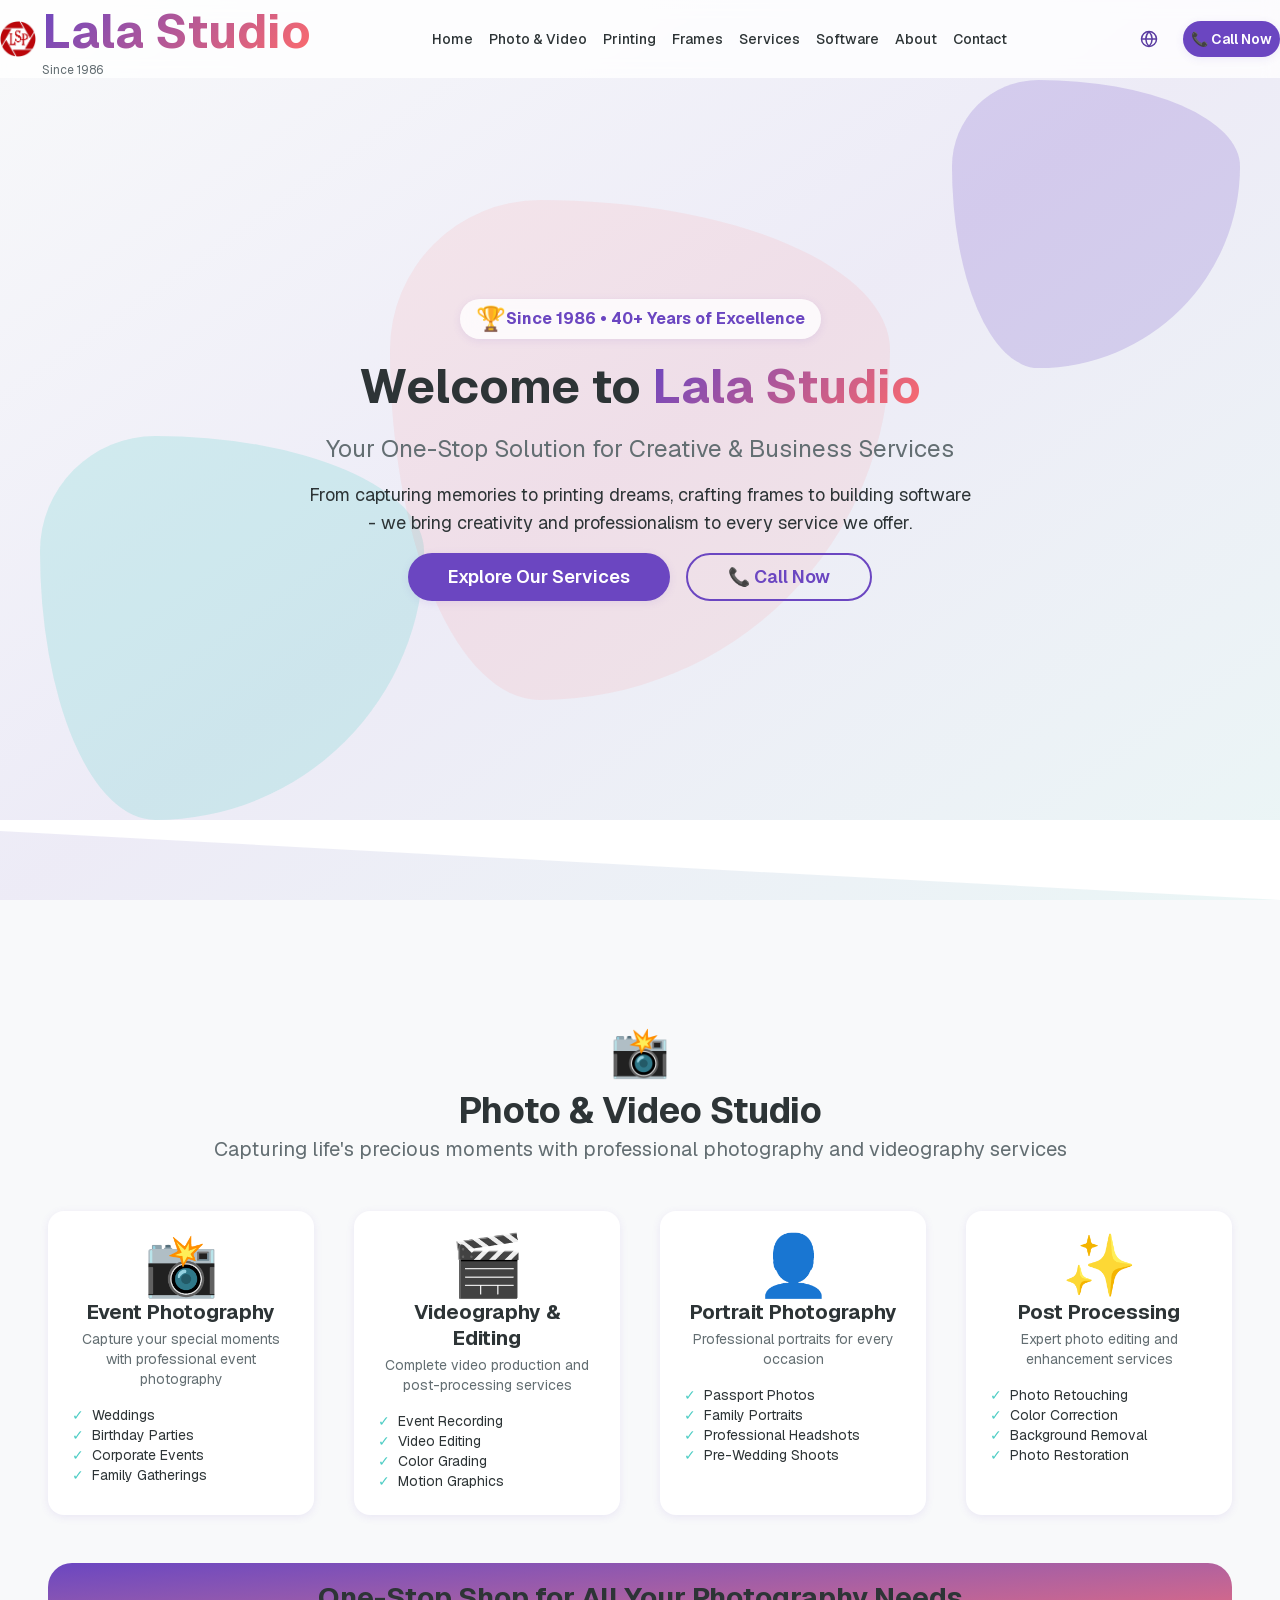
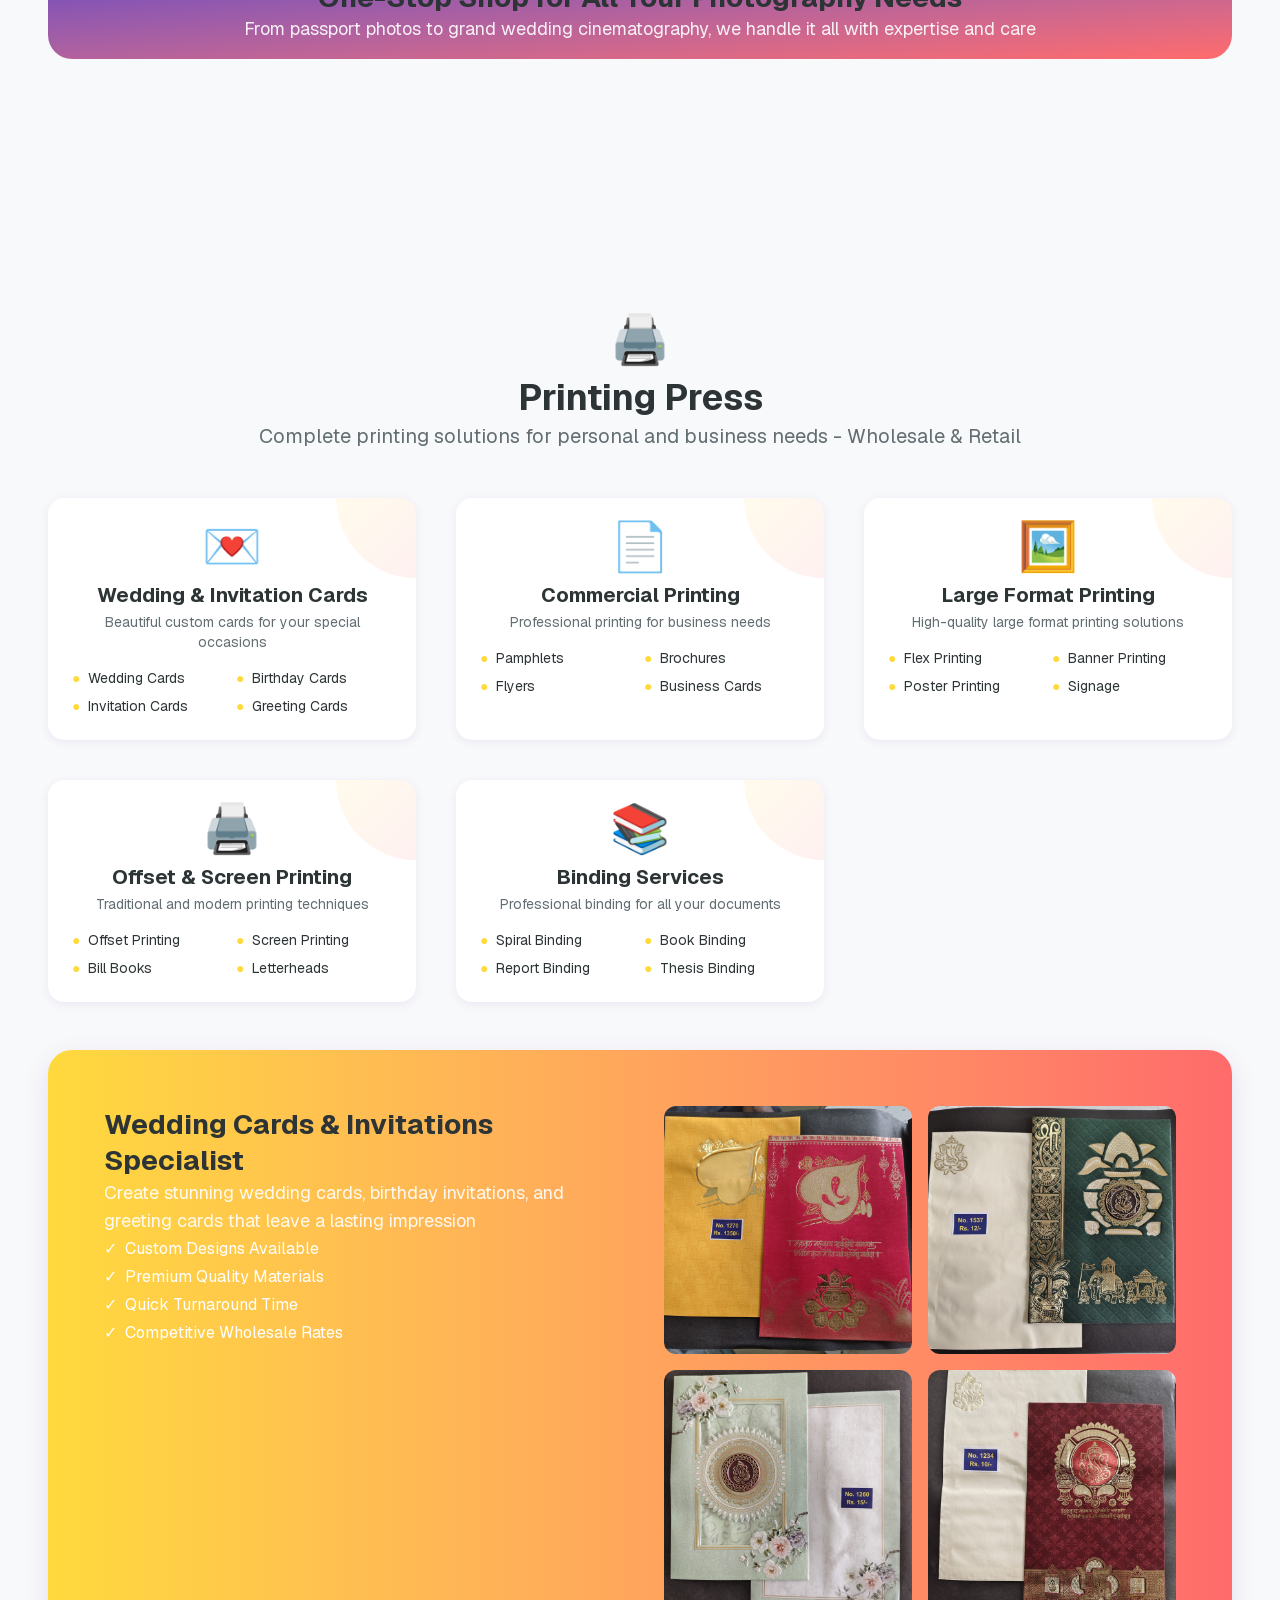
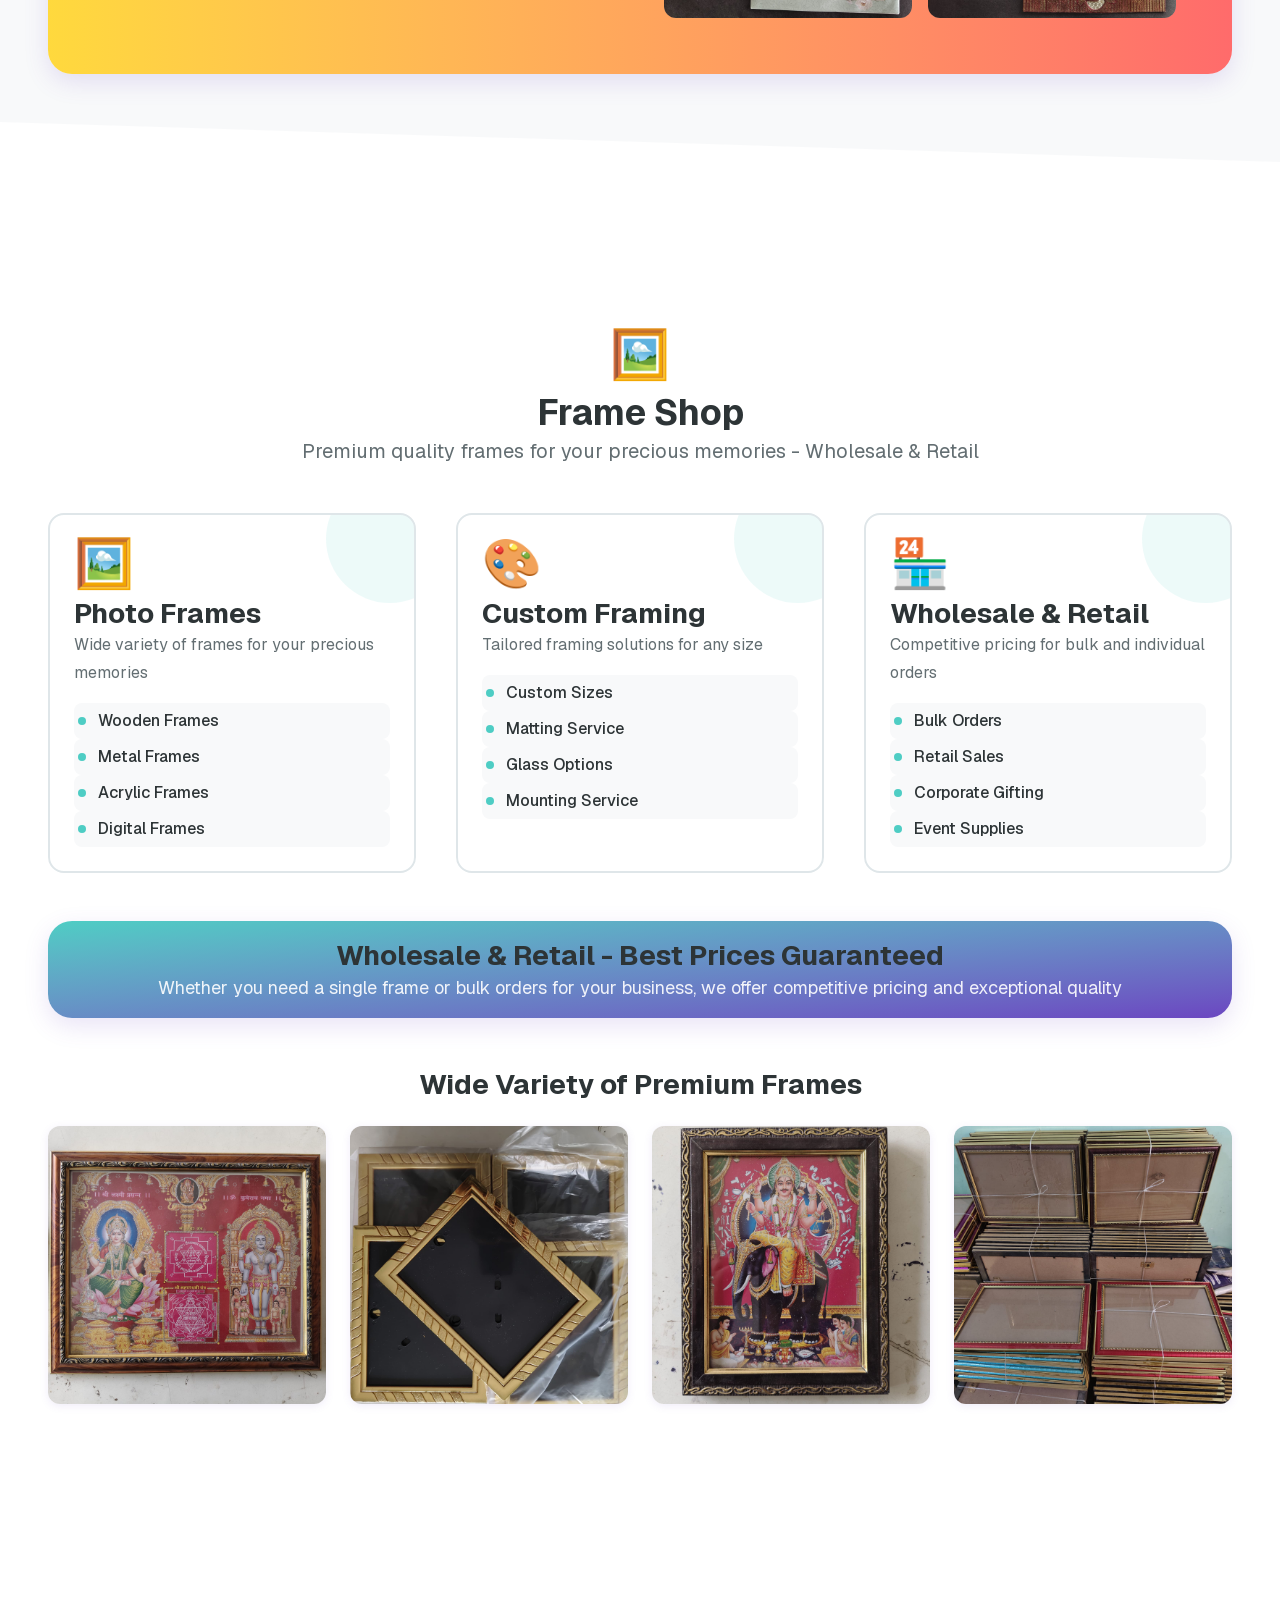
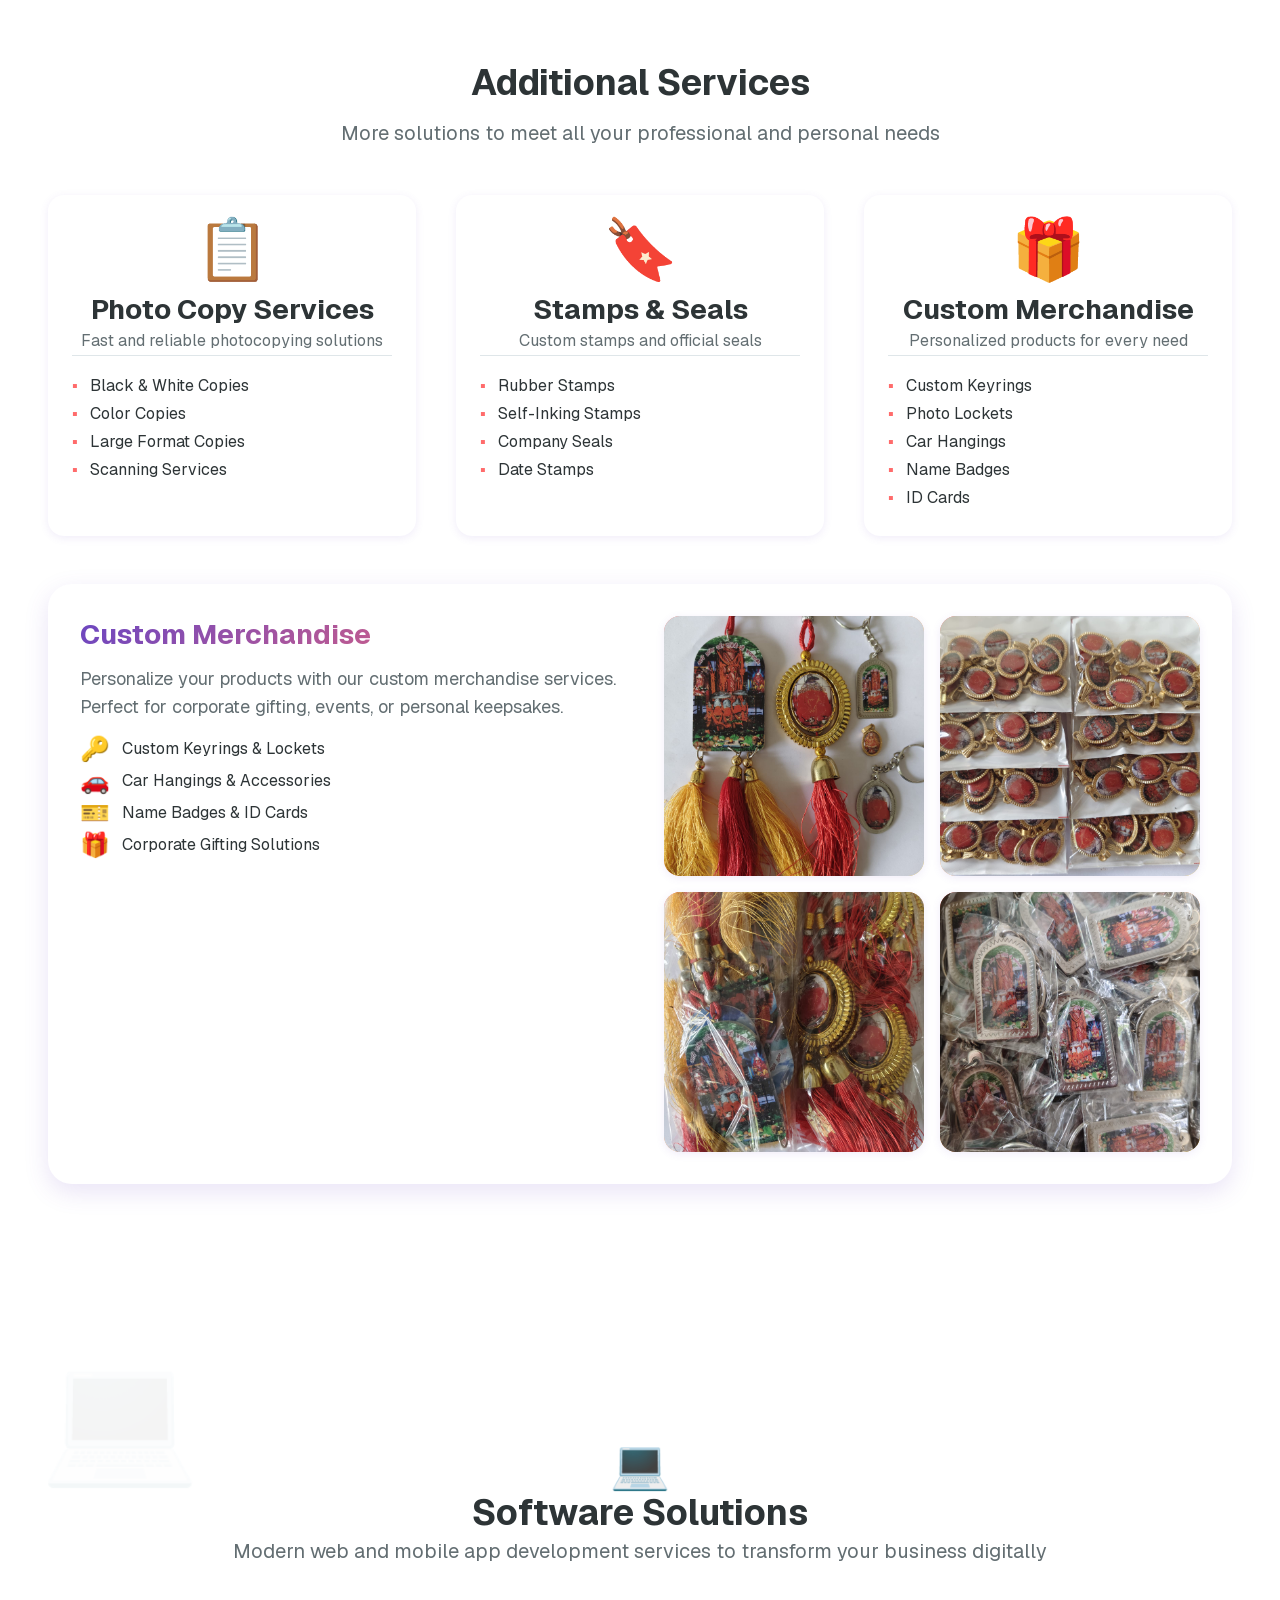
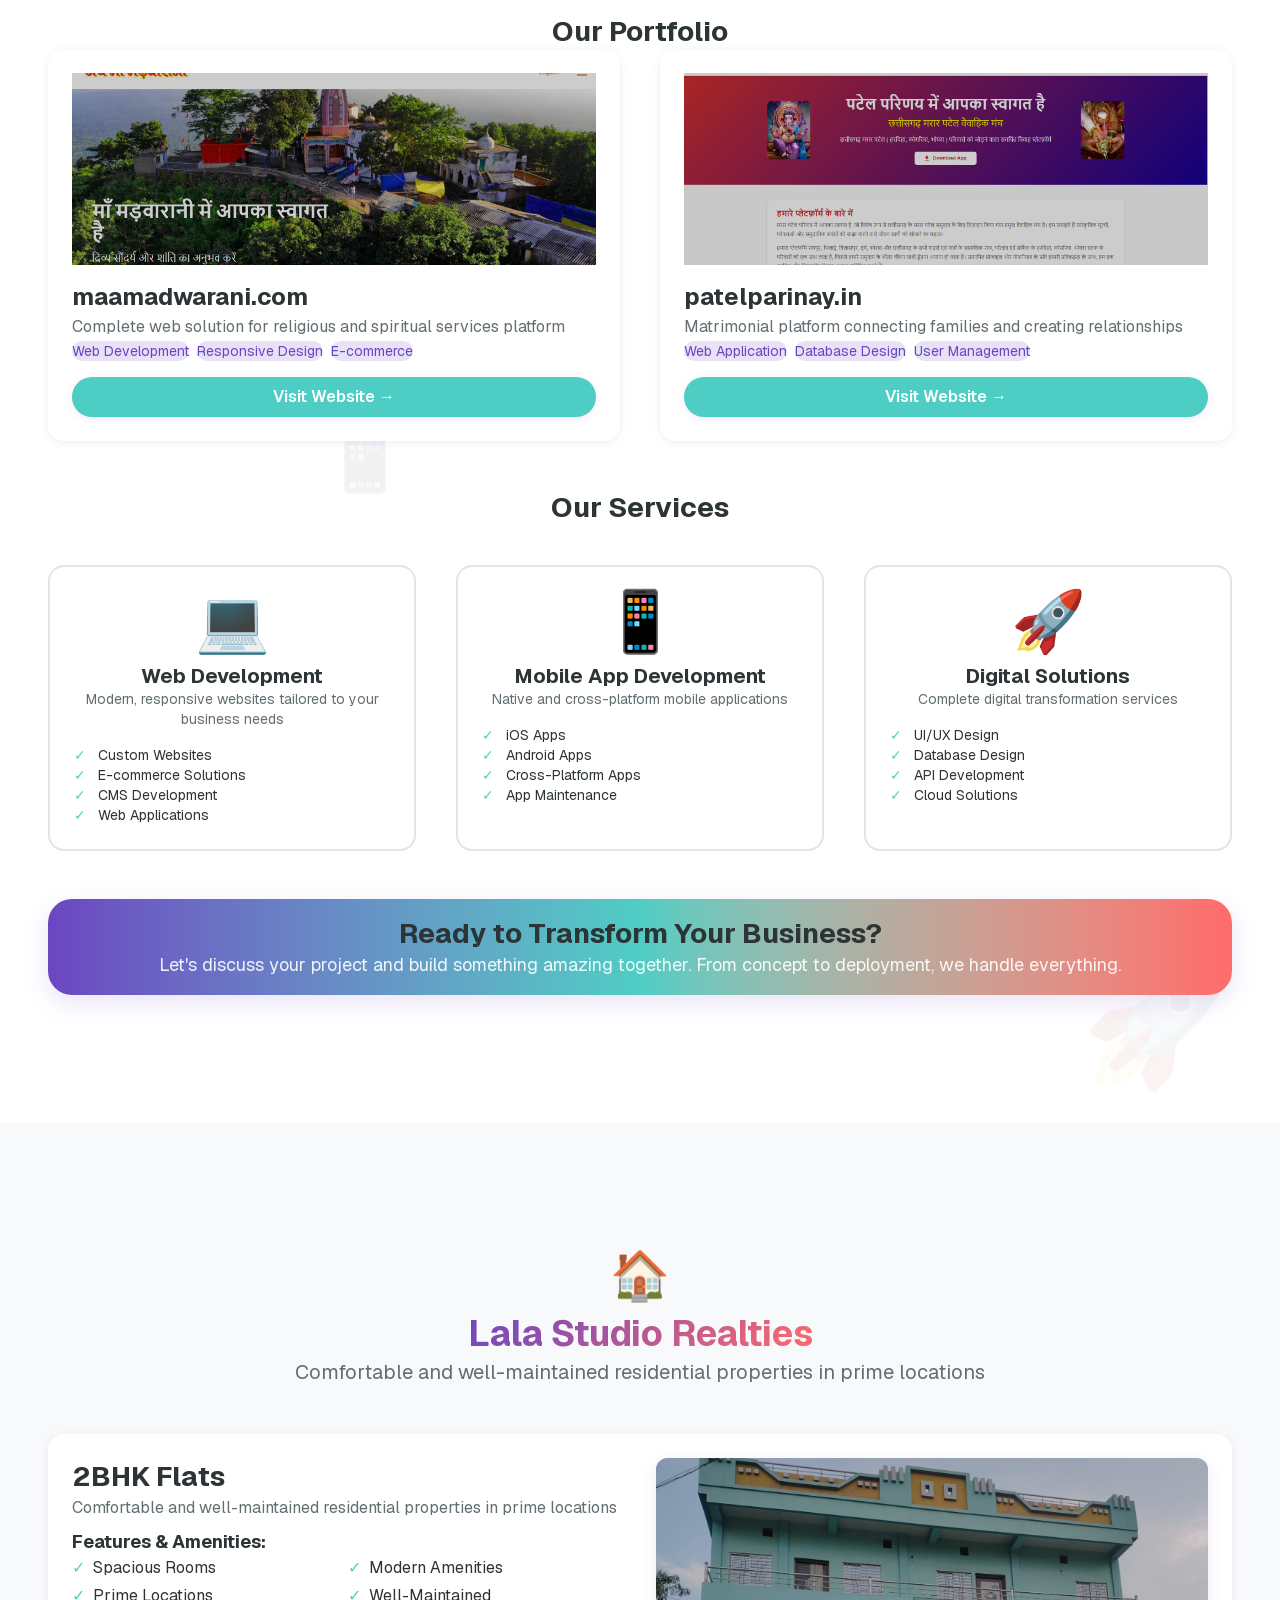
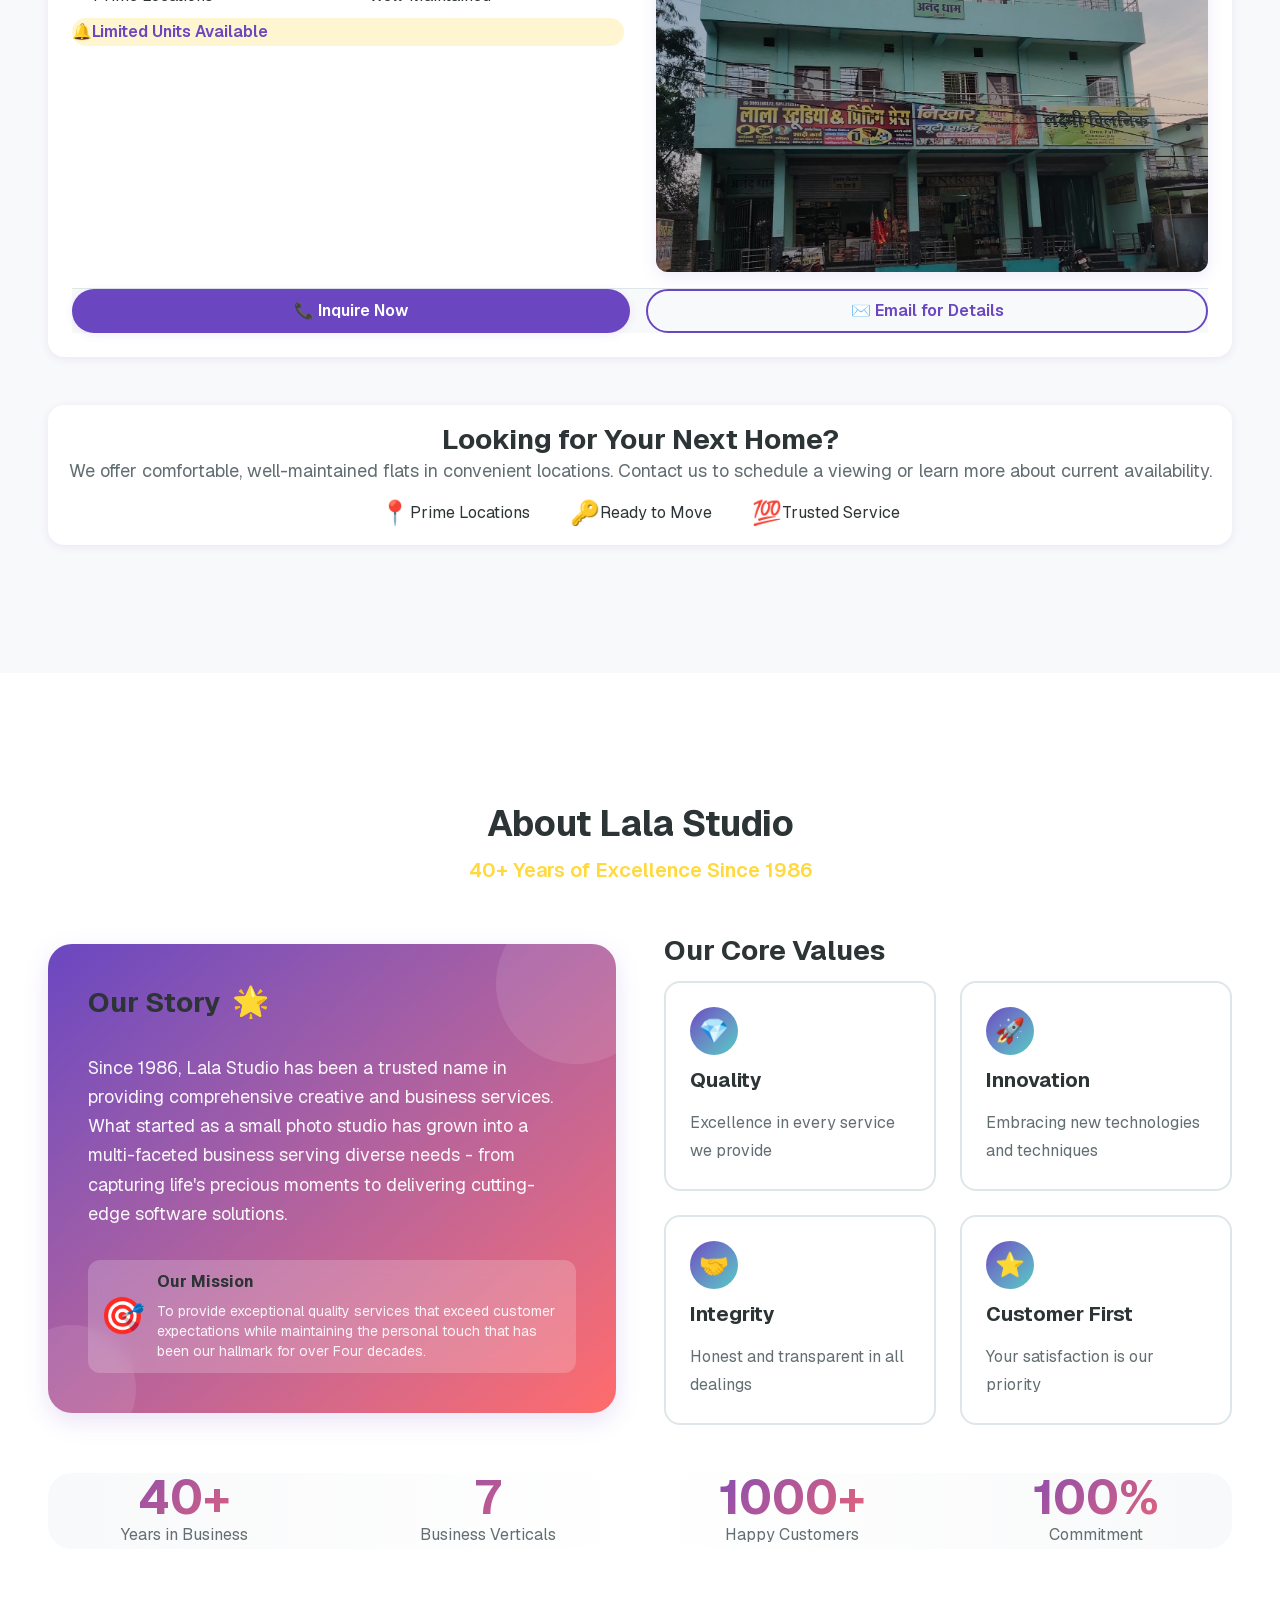
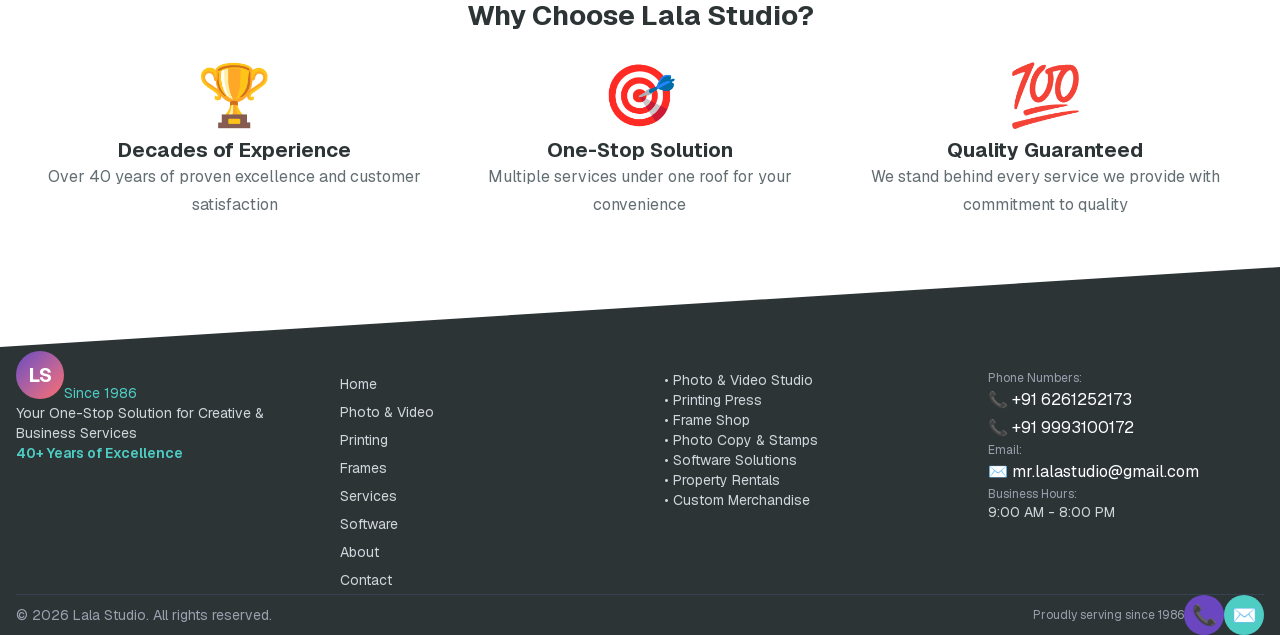
<file: en/index.html>
<!DOCTYPE html><!--NM9oya37hZgxgalTe8n_h--><html lang="en" dir="ltr"><head><meta charSet="utf-8"/><meta name="viewport" content="width=device-width, initial-scale=1"/><link rel="preload" href="/_next/static/media/797e433ab948586e-s.p.29207c2f.woff2" as="font" crossorigin="" type="font/woff2"/><link rel="preload" href="/_next/static/media/caa3a2e1cccd8315-s.p.3b6cae6d.woff2" as="font" crossorigin="" type="font/woff2"/><link rel="preload" as="image" href="/logo.png"/><link rel="preload" as="image" href="/maamadwarani.png"/><link rel="stylesheet" href="/_next/static/chunks/ab69f32783fee885.css" data-precedence="next"/><link rel="preload" as="script" fetchPriority="low" href="/_next/static/chunks/718885210cadbf4e.js"/><script src="/_next/static/chunks/1627bf2f54f2038d.js" async=""></script><script src="/_next/static/chunks/aee6c7720838f8a2.js" async=""></script><script src="/_next/static/chunks/f35df1197e8eaca0.js" async=""></script><script src="/_next/static/chunks/turbopack-4757c0f66da2b10a.js" async=""></script><script src="/_next/static/chunks/ff1a16fafef87110.js" async=""></script><script src="/_next/static/chunks/d2be314c3ece3fbe.js" async=""></script><script src="/_next/static/chunks/2c8dd3a4c6bb7515.js" async=""></script><script src="/_next/static/chunks/106077215c424b2c.js" async=""></script><script src="/_next/static/chunks/51ddee8f1e24f7fa.js" async=""></script><script src="/_next/static/chunks/18742e4abe785207.js" async=""></script><script src="/_next/static/chunks/b90b2d971c576c1a.js" async=""></script><script src="/_next/static/chunks/e2a0856254ed5749.js" async=""></script><meta name="next-size-adjust" content=""/><meta name="theme-color" content="#6B46C1"/><title>Lala Studio - Your One-Stop Solution for Creative &amp; Business Services Since 1986</title><meta name="description" content="Lala Studio offers comprehensive services including Photo &amp; Video Studio, Printing Press, Frame Shop, Photo Copy, Software Solutions, Property Rentals, and Custom Merchandise. Serving with excellence since 1986."/><meta name="author" content="Lala Studio"/><meta name="keywords" content="photography,video production,printing press,wedding cards,photo frames,software development,web development,photo copy,custom merchandise,property rentals,lala studio,फोटोग्राफी,प्रिंटिंग,लाला स्टूडियो"/><meta name="creator" content="Lala Studio"/><meta name="publisher" content="Lala Studio"/><meta name="robots" content="index, follow"/><meta property="og:title" content="Lala Studio - Your One-Stop Solution Since 1986"/><meta property="og:description" content="From photography to printing, frames to software solutions - we bring your vision to life. 40 years of excellence."/><meta property="og:site_name" content="Lala Studio"/><meta property="og:locale" content="en_IN"/><meta property="og:image" content="http://localhost:3000/og-image.jpg"/><meta property="og:image:width" content="1200"/><meta property="og:image:height" content="630"/><meta property="og:image:alt" content="Lala Studio - Creative &amp; Business Services"/><meta property="og:type" content="website"/><meta name="twitter:card" content="summary_large_image"/><meta name="twitter:title" content="Lala Studio - Your One-Stop Solution Since 1986"/><meta name="twitter:description" content="Photo &amp; Video Studio, Printing Press, Frames, Software Solutions &amp; More. 40 years of excellence."/><meta name="twitter:image" content="http://localhost:3000/og-image.jpg"/><link rel="shortcut icon" href="/logo.png"/><link rel="icon" href="/logo.png"/><link rel="apple-touch-icon" href="/logo.png"/><script src="/_next/static/chunks/a6dad97d9634a72d.js" noModule=""></script></head><body class="geist_a71539c9-module__T19VSG__variable geist_mono_8d43a2aa-module__8Li5zG__variable antialiased"><div hidden=""><!--$--><!--/$--></div><div class="min-h-screen"><header class="fixed top-0 left-0 right-0 z-40 transition-all duration-300 bg-white/80 backdrop-blur-sm"><nav class="py-3.5"><div class="grid grid-cols-[auto_1fr_auto] items-center gap-6 pl-6 pr-3"><a href="#home" class="flex items-center gap-1.5 group"><div class="relative w-9 h-9 group-hover:scale-105 transition-transform"><img alt="Lala Studio" decoding="async" data-nimg="fill" class="object-contain" style="position:absolute;height:100%;width:100%;left:0;top:0;right:0;bottom:0;color:transparent" src="/logo.png"/></div><div class="block"><h1 class="text-xs sm:text-sm font-bold gradient-text leading-tight whitespace-nowrap">Lala Studio</h1><p class="hidden sm:block text-xs text-[var(--gray-dark)] whitespace-nowrap">Since 1986</p></div></a><ul class="hidden lg:flex items-center gap-4 justify-center min-w-0"><li><a href="#home" class="px-50 py-10 text-sm font-medium text-[var(--foreground)] hover:text-[var(--primary)] hover:bg-[var(--primary-light)]/10 rounded-full transition-all whitespace-nowrap">Home</a></li><li><a href="#photo-studio" class="px-50 py-10 text-sm font-medium text-[var(--foreground)] hover:text-[var(--primary)] hover:bg-[var(--primary-light)]/10 rounded-full transition-all whitespace-nowrap">Photo &amp; Video</a></li><li><a href="#printing" class="px-50 py-10 text-sm font-medium text-[var(--foreground)] hover:text-[var(--primary)] hover:bg-[var(--primary-light)]/10 rounded-full transition-all whitespace-nowrap">Printing</a></li><li><a href="#frames" class="px-50 py-10 text-sm font-medium text-[var(--foreground)] hover:text-[var(--primary)] hover:bg-[var(--primary-light)]/10 rounded-full transition-all whitespace-nowrap">Frames</a></li><li><a href="#services" class="px-50 py-10 text-sm font-medium text-[var(--foreground)] hover:text-[var(--primary)] hover:bg-[var(--primary-light)]/10 rounded-full transition-all whitespace-nowrap">Services</a></li><li><a href="#software" class="px-50 py-10 text-sm font-medium text-[var(--foreground)] hover:text-[var(--primary)] hover:bg-[var(--primary-light)]/10 rounded-full transition-all whitespace-nowrap">Software</a></li><li><a href="#about" class="px-50 py-10 text-sm font-medium text-[var(--foreground)] hover:text-[var(--primary)] hover:bg-[var(--primary-light)]/10 rounded-full transition-all whitespace-nowrap">About</a></li><li><a href="#contact" class="px-50 py-10 text-sm font-medium text-[var(--foreground)] hover:text-[var(--primary)] hover:bg-[var(--primary-light)]/10 rounded-full transition-all whitespace-nowrap">Contact</a></li></ul><div class="hidden lg:flex items-center gap-3 justify-self-end"><div class="relative"><button class="inline-flex items-center justify-center w-11 h-11 rounded-full text-[var(--primary-dark)] hover:bg-[var(--primary-light)]/10 transition-all" aria-label="Switch language, current English" title="Language: English"><svg class="w-5 h-5 text-[var(--primary-dark)]" viewBox="0 0 24 24" fill="none" stroke="currentColor" stroke-width="1.8" aria-hidden="true"><circle cx="12" cy="12" r="9"></circle><path d="M3 12h18"></path><path d="M12 3c2.5 2.7 3.8 5.7 3.8 9s-1.3 6.3-3.8 9"></path><path d="M12 3c-2.5 2.7-3.8 5.7-3.8 9s1.3 6.3 3.8 9"></path></svg></button></div><a href="tel:6261252173" class="inline-flex items-center justify-center gap-3 font-semibold rounded-full transition-all duration-300 btn-hover relative whitespace-nowrap bg-[var(--primary)] hover:bg-[var(--primary-dark)] text-white shadow-[var(--shadow-md)] hover:shadow-[var(--shadow-lg)] !px-2 !py-1 text-sm !min-h-[36px] !min-w-[88px] ">📞 <!-- -->Call Now</a></div><div class="lg:hidden flex items-center gap-3 justify-self-end"><div class="relative"><button class="inline-flex items-center justify-center w-11 h-11 rounded-full text-[var(--primary-dark)] hover:bg-[var(--primary-light)]/10 transition-all" aria-label="Switch language, current English" title="Language: English"><svg class="w-5 h-5 text-[var(--primary-dark)]" viewBox="0 0 24 24" fill="none" stroke="currentColor" stroke-width="1.8" aria-hidden="true"><circle cx="12" cy="12" r="9"></circle><path d="M3 12h18"></path><path d="M12 3c2.5 2.7 3.8 5.7 3.8 9s-1.3 6.3-3.8 9"></path><path d="M12 3c-2.5 2.7-3.8 5.7-3.8 9s1.3 6.3 3.8 9"></path></svg></button></div><button class="text-[var(--foreground)] p-3 hover:bg-[var(--gray-light)]/50 rounded-lg transition-colors" aria-label="Toggle menu"><svg class="w-6 h-6" fill="none" stroke="currentColor" viewBox="0 0 24 24"><path stroke-linecap="round" stroke-linejoin="round" stroke-width="2" d="M4 6h16M4 12h16M4 18h16"></path></svg></button></div></div></nav></header><main><section id="home" class="relative min-h-screen flex items-center justify-center overflow-hidden pt-20"><div class="absolute inset-0 bg-gradient-to-br from-[var(--background)] via-[var(--primary-light)]/10 to-[var(--accent-light)]/10"><div class="absolute top-20 right-10 w-72 h-72 bg-[var(--primary)]/20 blob-shape"></div><div class="absolute bottom-20 left-10 w-96 h-96 bg-[var(--accent)]/20 blob-shape" style="animation-delay:2s"></div><div class="absolute top-1/2 left-1/2 transform -translate-x-1/2 -translate-y-1/2 w-[500px] h-[500px] bg-[var(--secondary)]/10 blob-shape" style="animation-delay:4s"></div></div><div class="container mx-auto px-4 relative z-10"><div class="mx-auto flex flex-col items-center text-center gap-4"><div class="inline-flex items-center space-x-2 bg-white/80 backdrop-blur-md rounded-full !px-4 !py-1 mb-8 shadow-[var(--shadow-md)] floating"><span class="text-2xl">🏆</span><span class="text-[var(--primary)] font-bold">Since 1986<!-- --> • <!-- -->40+ Years of Excellence</span></div><h1 class="text-5xl md:text-6xl lg:text-7xl font-bold mb-6 leading-tight">Welcome to <span class="gradient-text">Lala Studio</span></h1><p class="text-xl md:text-2xl text-[var(--gray-dark)] mb-8 max-w-3xl mx-auto text-center">Your One-Stop Solution for Creative &amp; Business Services</p><p class="text-lg text-[var(--foreground)] mb-12 max-w-2xl mx-auto text-center">From capturing memories to printing dreams, crafting frames to building software - we bring creativity and professionalism to every service we offer.</p><div class="flex flex-col sm:flex-row gap-4 justify-center items-center"><a href="#photo-studio" class="inline-flex items-center justify-center gap-3 font-semibold rounded-full transition-all duration-300 btn-hover relative whitespace-nowrap bg-[var(--primary)] hover:bg-[var(--primary-dark)] text-white shadow-[var(--shadow-md)] hover:shadow-[var(--shadow-lg)] !px-10 !py-2 text-lg !min-h-[48px] !min-w-[160px] ">Explore Our Services</a><a href="tel:6261252173" class="inline-flex items-center justify-center gap-3 font-semibold rounded-full transition-all duration-300 btn-hover relative whitespace-nowrap border-2 border-[var(--primary)] text-[var(--primary)] hover:bg-[var(--primary)] hover:text-white !px-10 !py-2 text-lg !min-h-[48px] !min-w-[160px] ">📞 <!-- -->Call Now</a></div></div></div><div class="diagonal-divider"><svg viewBox="0 0 1200 120" preserveAspectRatio="none"><path d="M1200 120L0 16.48 0 0 1200 0 1200 120z" fill="var(--white)"></path></svg></div></section><section id="photo-studio" class="relative bg-[var(--background)]"><div class="container mx-auto px-4 flex flex-col gap-12"><div class="text-center mb-16"><div class="flex flex-col gap-3"><span class="inline-block text-5xl mb-4">📸</span><h2 class="text-4xl md:text-5xl font-bold mb-4">Photo &amp; Video Studio</h2></div><p class="text-xl text-[var(--gray-dark)]  mx-auto">Capturing life&#x27;s precious moments with professional photography and videography services</p></div><div class="grid grid-cols-1 md:grid-cols-2 lg:grid-cols-4 gap-10 mb-16"><div class="rounded-2xl overflow-hidden transition-all duration-300 bg-white shadow-[var(--shadow-md)] hover:transform hover:scale-[1.01] hover:shadow-[var(--shadow-lg)] group"><div class="!p-6 box-border flex flex-col gap-4"><div class="text-center flex flex-col items-center gap-1"><div class="text-6xl mb-4 group-hover:scale-110 transition-transform">📸</div><h4 class="text-xl font-bold text-[var(--foreground)] mb-2">Event Photography</h4><p class="text-sm text-[var(--gray-dark)]">Capture your special moments with professional event photography</p></div><div class=""><ul class="space-y-2"><li class="text-sm text-[var(--foreground)] flex items-center gap-2"><span class="text-[var(--accent)] mr-2">✓</span>Weddings</li><li class="text-sm text-[var(--foreground)] flex items-center gap-2"><span class="text-[var(--accent)] mr-2">✓</span>Birthday Parties</li><li class="text-sm text-[var(--foreground)] flex items-center gap-2"><span class="text-[var(--accent)] mr-2">✓</span>Corporate Events</li><li class="text-sm text-[var(--foreground)] flex items-center gap-2"><span class="text-[var(--accent)] mr-2">✓</span>Family Gatherings</li></ul></div></div></div><div class="rounded-2xl overflow-hidden transition-all duration-300 bg-white shadow-[var(--shadow-md)] hover:transform hover:scale-[1.01] hover:shadow-[var(--shadow-lg)] group"><div class="!p-6 box-border flex flex-col gap-4"><div class="text-center flex flex-col items-center gap-1"><div class="text-6xl mb-4 group-hover:scale-110 transition-transform">🎬</div><h4 class="text-xl font-bold text-[var(--foreground)] mb-2">Videography &amp; Editing</h4><p class="text-sm text-[var(--gray-dark)]">Complete video production and post-processing services</p></div><div class=""><ul class="space-y-2"><li class="text-sm text-[var(--foreground)] flex items-center gap-2"><span class="text-[var(--accent)] mr-2">✓</span>Event Recording</li><li class="text-sm text-[var(--foreground)] flex items-center gap-2"><span class="text-[var(--accent)] mr-2">✓</span>Video Editing</li><li class="text-sm text-[var(--foreground)] flex items-center gap-2"><span class="text-[var(--accent)] mr-2">✓</span>Color Grading</li><li class="text-sm text-[var(--foreground)] flex items-center gap-2"><span class="text-[var(--accent)] mr-2">✓</span>Motion Graphics</li></ul></div></div></div><div class="rounded-2xl overflow-hidden transition-all duration-300 bg-white shadow-[var(--shadow-md)] hover:transform hover:scale-[1.01] hover:shadow-[var(--shadow-lg)] group"><div class="!p-6 box-border flex flex-col gap-4"><div class="text-center flex flex-col items-center gap-1"><div class="text-6xl mb-4 group-hover:scale-110 transition-transform">👤</div><h4 class="text-xl font-bold text-[var(--foreground)] mb-2">Portrait Photography</h4><p class="text-sm text-[var(--gray-dark)]">Professional portraits for every occasion</p></div><div class=""><ul class="space-y-2"><li class="text-sm text-[var(--foreground)] flex items-center gap-2"><span class="text-[var(--accent)] mr-2">✓</span>Passport Photos</li><li class="text-sm text-[var(--foreground)] flex items-center gap-2"><span class="text-[var(--accent)] mr-2">✓</span>Family Portraits</li><li class="text-sm text-[var(--foreground)] flex items-center gap-2"><span class="text-[var(--accent)] mr-2">✓</span>Professional Headshots</li><li class="text-sm text-[var(--foreground)] flex items-center gap-2"><span class="text-[var(--accent)] mr-2">✓</span>Pre-Wedding Shoots</li></ul></div></div></div><div class="rounded-2xl overflow-hidden transition-all duration-300 bg-white shadow-[var(--shadow-md)] hover:transform hover:scale-[1.01] hover:shadow-[var(--shadow-lg)] group"><div class="!p-6 box-border flex flex-col gap-4"><div class="text-center flex flex-col items-center gap-1"><div class="text-6xl mb-4 group-hover:scale-110 transition-transform">✨</div><h4 class="text-xl font-bold text-[var(--foreground)] mb-2">Post Processing</h4><p class="text-sm text-[var(--gray-dark)]">Expert photo editing and enhancement services</p></div><div class=""><ul class="space-y-2"><li class="text-sm text-[var(--foreground)] flex items-center gap-2"><span class="text-[var(--accent)] mr-2">✓</span>Photo Retouching</li><li class="text-sm text-[var(--foreground)] flex items-center gap-2"><span class="text-[var(--accent)] mr-2">✓</span>Color Correction</li><li class="text-sm text-[var(--foreground)] flex items-center gap-2"><span class="text-[var(--accent)] mr-2">✓</span>Background Removal</li><li class="text-sm text-[var(--foreground)] flex items-center gap-2"><span class="text-[var(--accent)] mr-2">✓</span>Photo Restoration</li></ul></div></div></div></div><div class="bg-gradient-to-br from-[var(--primary)] to-[var(--secondary)] rounded-3xl !p-4 !md:p-8 text-white text-center mb-16"><h3 class="text-3xl md:text-4xl font-bold mb-4">One-Stop Shop for All Your Photography Needs</h3><p class="text-lg mb-6 opacity-90">From passport photos to grand wedding cinematography, we handle it all with expertise and care</p></div></div></section><section id="printing" class="relative bg-[var(--background)]"><div class="container mx-auto px-4 flex flex-col gap-12"><div class="text-center mb-16"><div class="flex flex-col gap-3"><span class="inline-block text-5xl mb-4">🖨️</span><h2 class="text-4xl md:text-5xl font-bold mb-4">Printing Press</h2></div><p class="text-xl text-[var(--gray-dark)] mx-auto">Complete printing solutions for personal and business needs - Wholesale &amp; Retail</p></div><div class="grid grid-cols-1 md:grid-cols-2 lg:grid-cols-3 gap-10 mb-16"><div class="rounded-2xl overflow-hidden transition-all duration-300 bg-white shadow-[var(--shadow-md)] hover:transform hover:scale-[1.01] hover:shadow-[var(--shadow-lg)] group relative overflow-hidden text-center"><div class="!p-6 box-border flex flex-col gap-4"><div class="absolute top-0 right-0 w-20 h-20 bg-gradient-to-br from-[var(--gold)] to-[var(--secondary)] opacity-10 rounded-bl-full"></div><div class="relative flex flex flex-col items-center gap-1"><div class="flex flex-col gap-3"><div class="text-5xl mb-3 group-hover:scale-110 transition-transform">💌</div><h4 class="text-xl font-bold text-[var(--foreground)] mb-2">Wedding &amp; Invitation Cards</h4></div><p class="text-sm text-[var(--gray-dark)]">Beautiful custom cards for your special occasions</p></div><div class=""><ul class="grid grid-cols-2 gap-2"><li class="text-sm text-[var(--foreground)] flex items-start gap-2"><span class="text-[var(--gold)] mr-1 flex-shrink-0">●</span><span>Wedding Cards</span></li><li class="text-sm text-[var(--foreground)] flex items-start gap-2"><span class="text-[var(--gold)] mr-1 flex-shrink-0">●</span><span>Birthday Cards</span></li><li class="text-sm text-[var(--foreground)] flex items-start gap-2"><span class="text-[var(--gold)] mr-1 flex-shrink-0">●</span><span>Invitation Cards</span></li><li class="text-sm text-[var(--foreground)] flex items-start gap-2"><span class="text-[var(--gold)] mr-1 flex-shrink-0">●</span><span>Greeting Cards</span></li></ul></div></div></div><div class="rounded-2xl overflow-hidden transition-all duration-300 bg-white shadow-[var(--shadow-md)] hover:transform hover:scale-[1.01] hover:shadow-[var(--shadow-lg)] group relative overflow-hidden text-center"><div class="!p-6 box-border flex flex-col gap-4"><div class="absolute top-0 right-0 w-20 h-20 bg-gradient-to-br from-[var(--gold)] to-[var(--secondary)] opacity-10 rounded-bl-full"></div><div class="relative flex flex flex-col items-center gap-1"><div class="flex flex-col gap-3"><div class="text-5xl mb-3 group-hover:scale-110 transition-transform">📄</div><h4 class="text-xl font-bold text-[var(--foreground)] mb-2">Commercial Printing</h4></div><p class="text-sm text-[var(--gray-dark)]">Professional printing for business needs</p></div><div class=""><ul class="grid grid-cols-2 gap-2"><li class="text-sm text-[var(--foreground)] flex items-start gap-2"><span class="text-[var(--gold)] mr-1 flex-shrink-0">●</span><span>Pamphlets</span></li><li class="text-sm text-[var(--foreground)] flex items-start gap-2"><span class="text-[var(--gold)] mr-1 flex-shrink-0">●</span><span>Brochures</span></li><li class="text-sm text-[var(--foreground)] flex items-start gap-2"><span class="text-[var(--gold)] mr-1 flex-shrink-0">●</span><span>Flyers</span></li><li class="text-sm text-[var(--foreground)] flex items-start gap-2"><span class="text-[var(--gold)] mr-1 flex-shrink-0">●</span><span>Business Cards</span></li></ul></div></div></div><div class="rounded-2xl overflow-hidden transition-all duration-300 bg-white shadow-[var(--shadow-md)] hover:transform hover:scale-[1.01] hover:shadow-[var(--shadow-lg)] group relative overflow-hidden text-center"><div class="!p-6 box-border flex flex-col gap-4"><div class="absolute top-0 right-0 w-20 h-20 bg-gradient-to-br from-[var(--gold)] to-[var(--secondary)] opacity-10 rounded-bl-full"></div><div class="relative flex flex flex-col items-center gap-1"><div class="flex flex-col gap-3"><div class="text-5xl mb-3 group-hover:scale-110 transition-transform">🖼️</div><h4 class="text-xl font-bold text-[var(--foreground)] mb-2">Large Format Printing</h4></div><p class="text-sm text-[var(--gray-dark)]">High-quality large format printing solutions</p></div><div class=""><ul class="grid grid-cols-2 gap-2"><li class="text-sm text-[var(--foreground)] flex items-start gap-2"><span class="text-[var(--gold)] mr-1 flex-shrink-0">●</span><span>Flex Printing</span></li><li class="text-sm text-[var(--foreground)] flex items-start gap-2"><span class="text-[var(--gold)] mr-1 flex-shrink-0">●</span><span>Banner Printing</span></li><li class="text-sm text-[var(--foreground)] flex items-start gap-2"><span class="text-[var(--gold)] mr-1 flex-shrink-0">●</span><span>Poster Printing</span></li><li class="text-sm text-[var(--foreground)] flex items-start gap-2"><span class="text-[var(--gold)] mr-1 flex-shrink-0">●</span><span>Signage</span></li></ul></div></div></div><div class="rounded-2xl overflow-hidden transition-all duration-300 bg-white shadow-[var(--shadow-md)] hover:transform hover:scale-[1.01] hover:shadow-[var(--shadow-lg)] group relative overflow-hidden text-center"><div class="!p-6 box-border flex flex-col gap-4"><div class="absolute top-0 right-0 w-20 h-20 bg-gradient-to-br from-[var(--gold)] to-[var(--secondary)] opacity-10 rounded-bl-full"></div><div class="relative flex flex flex-col items-center gap-1"><div class="flex flex-col gap-3"><div class="text-5xl mb-3 group-hover:scale-110 transition-transform">🖨️</div><h4 class="text-xl font-bold text-[var(--foreground)] mb-2">Offset &amp; Screen Printing</h4></div><p class="text-sm text-[var(--gray-dark)]">Traditional and modern printing techniques</p></div><div class=""><ul class="grid grid-cols-2 gap-2"><li class="text-sm text-[var(--foreground)] flex items-start gap-2"><span class="text-[var(--gold)] mr-1 flex-shrink-0">●</span><span>Offset Printing</span></li><li class="text-sm text-[var(--foreground)] flex items-start gap-2"><span class="text-[var(--gold)] mr-1 flex-shrink-0">●</span><span>Screen Printing</span></li><li class="text-sm text-[var(--foreground)] flex items-start gap-2"><span class="text-[var(--gold)] mr-1 flex-shrink-0">●</span><span>Bill Books</span></li><li class="text-sm text-[var(--foreground)] flex items-start gap-2"><span class="text-[var(--gold)] mr-1 flex-shrink-0">●</span><span>Letterheads</span></li></ul></div></div></div><div class="rounded-2xl overflow-hidden transition-all duration-300 bg-white shadow-[var(--shadow-md)] hover:transform hover:scale-[1.01] hover:shadow-[var(--shadow-lg)] group relative overflow-hidden text-center"><div class="!p-6 box-border flex flex-col gap-4"><div class="absolute top-0 right-0 w-20 h-20 bg-gradient-to-br from-[var(--gold)] to-[var(--secondary)] opacity-10 rounded-bl-full"></div><div class="relative flex flex flex-col items-center gap-1"><div class="flex flex-col gap-3"><div class="text-5xl mb-3 group-hover:scale-110 transition-transform">📚</div><h4 class="text-xl font-bold text-[var(--foreground)] mb-2">Binding Services</h4></div><p class="text-sm text-[var(--gray-dark)]">Professional binding for all your documents</p></div><div class=""><ul class="grid grid-cols-2 gap-2"><li class="text-sm text-[var(--foreground)] flex items-start gap-2"><span class="text-[var(--gold)] mr-1 flex-shrink-0">●</span><span>Spiral Binding</span></li><li class="text-sm text-[var(--foreground)] flex items-start gap-2"><span class="text-[var(--gold)] mr-1 flex-shrink-0">●</span><span>Book Binding</span></li><li class="text-sm text-[var(--foreground)] flex items-start gap-2"><span class="text-[var(--gold)] mr-1 flex-shrink-0">●</span><span>Report Binding</span></li><li class="text-sm text-[var(--foreground)] flex items-start gap-2"><span class="text-[var(--gold)] mr-1 flex-shrink-0">●</span><span>Thesis Binding</span></li></ul></div></div></div></div><div class="relative overflow-hidden rounded-3xl shadow-[var(--shadow-xl)] mb-16"><div class="absolute inset-0 bg-gradient-to-r from-[var(--gold)] to-[var(--secondary)]"></div><div class="relative z-10 !p-10 md:!p-14 box-border text-white"><div class="grid md:grid-cols-2 gap-12"><div><h3 class="text-3xl md:text-4xl font-bold mb-6">Wedding Cards &amp; Invitations Specialist</h3><p class="text-lg mb-8 opacity-90">Create stunning wedding cards, birthday invitations, and greeting cards that leave a lasting impression</p><ul class="space-y-3 mb-8"><li class="flex items-center gap-2"><span class="mr-2">✓</span> <!-- -->Custom Designs Available</li><li class="flex items-center gap-2"><span class="mr-2">✓</span> <!-- -->Premium Quality Materials</li><li class="flex items-center gap-2"><span class="mr-2">✓</span> <!-- -->Quick Turnaround Time</li><li class="flex items-center gap-2"><span class="mr-2">✓</span> <!-- -->Competitive Wholesale Rates</li></ul></div><div class="grid grid-cols-2 gap-4"><div class="aspect-square bg-white/20 backdrop-blur-sm rounded-xl overflow-hidden relative"><img alt="Wedding Card 1" loading="lazy" decoding="async" data-nimg="fill" class="object-cover" style="position:absolute;height:100%;width:100%;left:0;top:0;right:0;bottom:0;color:transparent" src="/WeddingCard1.jpeg"/></div><div class="aspect-square bg-white/20 backdrop-blur-sm rounded-xl overflow-hidden relative"><img alt="Wedding Card 2" loading="lazy" decoding="async" data-nimg="fill" class="object-cover" style="position:absolute;height:100%;width:100%;left:0;top:0;right:0;bottom:0;color:transparent" src="/WeddingCard2.jpeg"/></div><div class="aspect-square bg-white/20 backdrop-blur-sm rounded-xl overflow-hidden relative"><img alt="Wedding Card 3" loading="lazy" decoding="async" data-nimg="fill" class="object-cover" style="position:absolute;height:100%;width:100%;left:0;top:0;right:0;bottom:0;color:transparent" src="/WeddingCard3.jpeg"/></div><div class="aspect-square bg-white/20 backdrop-blur-sm rounded-xl overflow-hidden relative"><img alt="Wedding Card 4" loading="lazy" decoding="async" data-nimg="fill" class="object-cover" style="position:absolute;height:100%;width:100%;left:0;top:0;right:0;bottom:0;color:transparent" src="/WeddingCard4.jpeg"/></div></div></div></div></div></div><div class="diagonal-divider"><svg viewBox="0 0 1200 120" preserveAspectRatio="none"><path d="M0 0L1200 60 1200 120 0 120 0 0z" fill="var(--white)"></path></svg></div></section><section id="frames" class="relative bg-white"><div class="container mx-auto px-4 flex flex-col gap-12"><div class="text-center mb-16"><div class="flex flex-col gap-3"><span class="inline-block text-5xl mb-4">🖼️</span><h2 class="text-4xl md:text-5xl font-bold mb-4">Frame Shop</h2></div><p class="text-xl text-[var(--gray-dark)] mx-auto">Premium quality frames for your precious memories - Wholesale &amp; Retail</p></div><div class="grid grid-cols-1 md:grid-cols-3 gap-10 mb-16"><div class="rounded-2xl overflow-hidden transition-all duration-300 bg-white border-2 border-[var(--gray-light)] hover:transform hover:scale-[1.01] hover:shadow-[var(--shadow-lg)] relative overflow-hidden group"><div class="!p-6 box-border flex flex-col gap-4"><div class="absolute -top-10 -right-10 w-32 h-32 bg-[var(--accent)]/10 rounded-full group-hover:scale-150 transition-transform duration-500"></div><div class="relative z-10"><div class="flex flex-col gap-2"><div class="text-5xl mb-4 group-hover:rotate-6 transition-transform">🖼️</div><h3 class="text-2xl font-bold text-[var(--foreground)] mb-3">Photo Frames</h3></div><p class="text-[var(--gray-dark)]">Wide variety of frames for your precious memories</p></div><div class="relative z-10"><div class="space-y-3"><div class="flex items-center !p-1 bg-[var(--background)] rounded-lg gap-3"><span class="w-2 h-2 bg-[var(--accent)] rounded-full mr-3"></span><span class="text-[var(--foreground)] font-medium">Wooden Frames</span></div><div class="flex items-center !p-1 bg-[var(--background)] rounded-lg gap-3"><span class="w-2 h-2 bg-[var(--accent)] rounded-full mr-3"></span><span class="text-[var(--foreground)] font-medium">Metal Frames</span></div><div class="flex items-center !p-1 bg-[var(--background)] rounded-lg gap-3"><span class="w-2 h-2 bg-[var(--accent)] rounded-full mr-3"></span><span class="text-[var(--foreground)] font-medium">Acrylic Frames</span></div><div class="flex items-center !p-1 bg-[var(--background)] rounded-lg gap-3"><span class="w-2 h-2 bg-[var(--accent)] rounded-full mr-3"></span><span class="text-[var(--foreground)] font-medium">Digital Frames</span></div></div></div></div></div><div class="rounded-2xl overflow-hidden transition-all duration-300 bg-white border-2 border-[var(--gray-light)] hover:transform hover:scale-[1.01] hover:shadow-[var(--shadow-lg)] relative overflow-hidden group"><div class="!p-6 box-border flex flex-col gap-4"><div class="absolute -top-10 -right-10 w-32 h-32 bg-[var(--accent)]/10 rounded-full group-hover:scale-150 transition-transform duration-500"></div><div class="relative z-10"><div class="flex flex-col gap-2"><div class="text-5xl mb-4 group-hover:rotate-6 transition-transform">🎨</div><h3 class="text-2xl font-bold text-[var(--foreground)] mb-3">Custom Framing</h3></div><p class="text-[var(--gray-dark)]">Tailored framing solutions for any size</p></div><div class="relative z-10"><div class="space-y-3"><div class="flex items-center !p-1 bg-[var(--background)] rounded-lg gap-3"><span class="w-2 h-2 bg-[var(--accent)] rounded-full mr-3"></span><span class="text-[var(--foreground)] font-medium">Custom Sizes</span></div><div class="flex items-center !p-1 bg-[var(--background)] rounded-lg gap-3"><span class="w-2 h-2 bg-[var(--accent)] rounded-full mr-3"></span><span class="text-[var(--foreground)] font-medium">Matting Service</span></div><div class="flex items-center !p-1 bg-[var(--background)] rounded-lg gap-3"><span class="w-2 h-2 bg-[var(--accent)] rounded-full mr-3"></span><span class="text-[var(--foreground)] font-medium">Glass Options</span></div><div class="flex items-center !p-1 bg-[var(--background)] rounded-lg gap-3"><span class="w-2 h-2 bg-[var(--accent)] rounded-full mr-3"></span><span class="text-[var(--foreground)] font-medium">Mounting Service</span></div></div></div></div></div><div class="rounded-2xl overflow-hidden transition-all duration-300 bg-white border-2 border-[var(--gray-light)] hover:transform hover:scale-[1.01] hover:shadow-[var(--shadow-lg)] relative overflow-hidden group"><div class="!p-6 box-border flex flex-col gap-4"><div class="absolute -top-10 -right-10 w-32 h-32 bg-[var(--accent)]/10 rounded-full group-hover:scale-150 transition-transform duration-500"></div><div class="relative z-10"><div class="flex flex-col gap-2"><div class="text-5xl mb-4 group-hover:rotate-6 transition-transform">🏪</div><h3 class="text-2xl font-bold text-[var(--foreground)] mb-3">Wholesale &amp; Retail</h3></div><p class="text-[var(--gray-dark)]">Competitive pricing for bulk and individual orders</p></div><div class="relative z-10"><div class="space-y-3"><div class="flex items-center !p-1 bg-[var(--background)] rounded-lg gap-3"><span class="w-2 h-2 bg-[var(--accent)] rounded-full mr-3"></span><span class="text-[var(--foreground)] font-medium">Bulk Orders</span></div><div class="flex items-center !p-1 bg-[var(--background)] rounded-lg gap-3"><span class="w-2 h-2 bg-[var(--accent)] rounded-full mr-3"></span><span class="text-[var(--foreground)] font-medium">Retail Sales</span></div><div class="flex items-center !p-1 bg-[var(--background)] rounded-lg gap-3"><span class="w-2 h-2 bg-[var(--accent)] rounded-full mr-3"></span><span class="text-[var(--foreground)] font-medium">Corporate Gifting</span></div><div class="flex items-center !p-1 bg-[var(--background)] rounded-lg gap-3"><span class="w-2 h-2 bg-[var(--accent)] rounded-full mr-3"></span><span class="text-[var(--foreground)] font-medium">Event Supplies</span></div></div></div></div></div></div><div class="bg-gradient-to-br from-[var(--accent)] to-[var(--primary)] rounded-3xl !p-4 !md:p-8 text-white text-center mb-16 shadow-[var(--shadow-xl)]"><h3 class="text-3xl md:text-4xl font-bold mb-4">Wholesale &amp; Retail - Best Prices Guaranteed</h3><p class="text-lg mb-6 opacity-90 mx-auto">Whether you need a single frame or bulk orders for your business, we offer competitive pricing and exceptional quality</p></div><div class="flex flex-col gap-6"><h3 class="text-2xl md:text-3xl font-bold text-center mb-12">Wide Variety of Premium Frames</h3><div class="grid grid-cols-2 md:grid-cols-4 gap-6"><div class="relative rounded-xl overflow-hidden group cursor-pointer shadow-[var(--shadow-md)] hover:shadow-[var(--shadow-lg)] transition-all"><div class="aspect-square relative"><img alt="Wooden Frames" loading="lazy" decoding="async" data-nimg="fill" class="object-cover group-hover:scale-110 transition-transform" style="position:absolute;height:100%;width:100%;left:0;top:0;right:0;bottom:0;color:transparent" src="/Frame1.jpeg"/></div><div class="absolute inset-0 bg-black/60 opacity-0 group-hover:opacity-100 transition-opacity flex items-center justify-center"><p class="text-white font-bold text-lg">Wooden Frames</p></div></div><div class="relative rounded-xl overflow-hidden group cursor-pointer shadow-[var(--shadow-md)] hover:shadow-[var(--shadow-lg)] transition-all"><div class="aspect-square relative"><img alt="Metal Frames" loading="lazy" decoding="async" data-nimg="fill" class="object-cover group-hover:scale-110 transition-transform" style="position:absolute;height:100%;width:100%;left:0;top:0;right:0;bottom:0;color:transparent" src="/Frame2.jpeg"/></div><div class="absolute inset-0 bg-black/60 opacity-0 group-hover:opacity-100 transition-opacity flex items-center justify-center"><p class="text-white font-bold text-lg">Metal Frames</p></div></div><div class="relative rounded-xl overflow-hidden group cursor-pointer shadow-[var(--shadow-md)] hover:shadow-[var(--shadow-lg)] transition-all"><div class="aspect-square relative"><img alt="Acrylic Frames" loading="lazy" decoding="async" data-nimg="fill" class="object-cover group-hover:scale-110 transition-transform" style="position:absolute;height:100%;width:100%;left:0;top:0;right:0;bottom:0;color:transparent" src="/Frame3.jpeg"/></div><div class="absolute inset-0 bg-black/60 opacity-0 group-hover:opacity-100 transition-opacity flex items-center justify-center"><p class="text-white font-bold text-lg">Acrylic Frames</p></div></div><div class="relative rounded-xl overflow-hidden group cursor-pointer shadow-[var(--shadow-md)] hover:shadow-[var(--shadow-lg)] transition-all"><div class="aspect-square relative"><img alt="Digital Frames" loading="lazy" decoding="async" data-nimg="fill" class="object-cover group-hover:scale-110 transition-transform" style="position:absolute;height:100%;width:100%;left:0;top:0;right:0;bottom:0;color:transparent" src="/Frame4.jpeg"/></div><div class="absolute inset-0 bg-black/60 opacity-0 group-hover:opacity-100 transition-opacity flex items-center justify-center"><p class="text-white font-bold text-lg">Digital Frames</p></div></div></div></div></div></section><section id="services" class="relative bg-white"><div class="container mx-auto px-4 flex flex-col gap-12"><div class="text-center mb-16 flex flex-col gap-3"><h2 class="text-4xl md:text-5xl font-bold mb-4">Additional Services</h2><p class="text-xl text-[var(--gray-dark)] mx-auto">More solutions to meet all your professional and personal needs</p></div><div class="grid grid-cols-1 md:grid-cols-3 gap-10 mb-16"><div class="rounded-2xl overflow-hidden transition-all duration-300 bg-white shadow-[var(--shadow-md)] hover:transform hover:scale-[1.01] hover:shadow-[var(--shadow-lg)] h-full"><div class="!p-6 box-border flex flex-col gap-4"><div class="text-center border-b border-[var(--gray-light)]"><div class="flex flex-col gap-3"><div class="text-6xl mb-4">📋</div><h3 class="text-2xl font-bold text-[var(--foreground)] mb-2">Photo Copy Services</h3></div><p class="text-[var(--gray-dark)]">Fast and reliable photocopying solutions</p></div><div class=""><ul class="space-y-3"><li class="flex items-start gap-3"><span class="text-[var(--secondary)] mr-2 mt-1 flex-shrink-0">▪</span><span class="text-[var(--foreground)]">Black &amp; White Copies</span></li><li class="flex items-start gap-3"><span class="text-[var(--secondary)] mr-2 mt-1 flex-shrink-0">▪</span><span class="text-[var(--foreground)]">Color Copies</span></li><li class="flex items-start gap-3"><span class="text-[var(--secondary)] mr-2 mt-1 flex-shrink-0">▪</span><span class="text-[var(--foreground)]">Large Format Copies</span></li><li class="flex items-start gap-3"><span class="text-[var(--secondary)] mr-2 mt-1 flex-shrink-0">▪</span><span class="text-[var(--foreground)]">Scanning Services</span></li></ul></div></div></div><div class="rounded-2xl overflow-hidden transition-all duration-300 bg-white shadow-[var(--shadow-md)] hover:transform hover:scale-[1.01] hover:shadow-[var(--shadow-lg)] h-full"><div class="!p-6 box-border flex flex-col gap-4"><div class="text-center border-b border-[var(--gray-light)]"><div class="flex flex-col gap-3"><div class="text-6xl mb-4">🔖</div><h3 class="text-2xl font-bold text-[var(--foreground)] mb-2">Stamps &amp; Seals</h3></div><p class="text-[var(--gray-dark)]">Custom stamps and official seals</p></div><div class=""><ul class="space-y-3"><li class="flex items-start gap-3"><span class="text-[var(--secondary)] mr-2 mt-1 flex-shrink-0">▪</span><span class="text-[var(--foreground)]">Rubber Stamps</span></li><li class="flex items-start gap-3"><span class="text-[var(--secondary)] mr-2 mt-1 flex-shrink-0">▪</span><span class="text-[var(--foreground)]">Self-Inking Stamps</span></li><li class="flex items-start gap-3"><span class="text-[var(--secondary)] mr-2 mt-1 flex-shrink-0">▪</span><span class="text-[var(--foreground)]">Company Seals</span></li><li class="flex items-start gap-3"><span class="text-[var(--secondary)] mr-2 mt-1 flex-shrink-0">▪</span><span class="text-[var(--foreground)]">Date Stamps</span></li></ul></div></div></div><div class="rounded-2xl overflow-hidden transition-all duration-300 bg-white shadow-[var(--shadow-md)] hover:transform hover:scale-[1.01] hover:shadow-[var(--shadow-lg)] h-full"><div class="!p-6 box-border flex flex-col gap-4"><div class="text-center border-b border-[var(--gray-light)]"><div class="flex flex-col gap-3"><div class="text-6xl mb-4">🎁</div><h3 class="text-2xl font-bold text-[var(--foreground)] mb-2">Custom Merchandise</h3></div><p class="text-[var(--gray-dark)]">Personalized products for every need</p></div><div class=""><ul class="space-y-3"><li class="flex items-start gap-3"><span class="text-[var(--secondary)] mr-2 mt-1 flex-shrink-0">▪</span><span class="text-[var(--foreground)]">Custom Keyrings</span></li><li class="flex items-start gap-3"><span class="text-[var(--secondary)] mr-2 mt-1 flex-shrink-0">▪</span><span class="text-[var(--foreground)]">Photo Lockets</span></li><li class="flex items-start gap-3"><span class="text-[var(--secondary)] mr-2 mt-1 flex-shrink-0">▪</span><span class="text-[var(--foreground)]">Car Hangings</span></li><li class="flex items-start gap-3"><span class="text-[var(--secondary)] mr-2 mt-1 flex-shrink-0">▪</span><span class="text-[var(--foreground)]">Name Badges</span></li><li class="flex items-start gap-3"><span class="text-[var(--secondary)] mr-2 mt-1 flex-shrink-0">▪</span><span class="text-[var(--foreground)]">ID Cards</span></li></ul></div></div></div></div><div class="bg-white rounded-3xl !p-8 !md:p-12 shadow-[var(--shadow-xl)]"><div class="grid md:grid-cols-2 gap-12"><div class="flex flex-col gap-3"><h3 class="text-3xl md:text-4xl font-bold mb-6 gradient-text">Custom Merchandise</h3><p class="text-lg text-[var(--gray-dark)] mb-8">Personalize your products with our custom merchandise services. Perfect for corporate gifting, events, or personal keepsakes.</p><div class="space-y-4 mb-8"><div class="flex items-center gap-3"><span class="text-2xl mr-3">🔑</span><span class="text-[var(--foreground)]">Custom Keyrings &amp; Lockets</span></div><div class="flex items-center gap-3"><span class="text-2xl mr-3">🚗</span><span class="text-[var(--foreground)]">Car Hangings &amp; Accessories</span></div><div class="flex items-center gap-3"><span class="text-2xl mr-3">🎫</span><span class="text-[var(--foreground)]">Name Badges &amp; ID Cards</span></div><div class="flex items-center gap-3"><span class="text-2xl mr-3">🎁</span><span class="text-[var(--foreground)]">Corporate Gifting Solutions</span></div></div></div><div class="grid grid-cols-2 gap-4"><div class="aspect-square bg-gradient-to-br from-[var(--secondary-light)] to-[var(--gold-light)] rounded-2xl overflow-hidden relative hover:scale-105 transition-transform shadow-[var(--shadow-md)]"><img alt="Custom Merchandise Example 1" loading="lazy" decoding="async" data-nimg="fill" class="object-cover" style="position:absolute;height:100%;width:100%;left:0;top:0;right:0;bottom:0;color:transparent" src="/Merchandise1.jpeg"/></div><div class="aspect-square bg-gradient-to-br from-[var(--secondary-light)] to-[var(--gold-light)] rounded-2xl overflow-hidden relative hover:scale-105 transition-transform shadow-[var(--shadow-md)]"><img alt="Custom Merchandise Example 2" loading="lazy" decoding="async" data-nimg="fill" class="object-cover" style="position:absolute;height:100%;width:100%;left:0;top:0;right:0;bottom:0;color:transparent" src="/Merchandise2.jpeg"/></div><div class="aspect-square bg-gradient-to-br from-[var(--secondary-light)] to-[var(--gold-light)] rounded-2xl overflow-hidden relative hover:scale-105 transition-transform shadow-[var(--shadow-md)]"><img alt="Custom Merchandise Example 3" loading="lazy" decoding="async" data-nimg="fill" class="object-cover" style="position:absolute;height:100%;width:100%;left:0;top:0;right:0;bottom:0;color:transparent" src="/Merchandise3.jpeg"/></div><div class="aspect-square bg-gradient-to-br from-[var(--secondary-light)] to-[var(--gold-light)] rounded-2xl overflow-hidden relative hover:scale-105 transition-transform shadow-[var(--shadow-md)]"><img alt="Custom Merchandise Example 4" loading="lazy" decoding="async" data-nimg="fill" class="object-cover" style="position:absolute;height:100%;width:100%;left:0;top:0;right:0;bottom:0;color:transparent" src="/Merchandise4.jpeg"/></div></div></div></div></div><div class="diagonal-divider"><svg viewBox="0 0 1200 120" preserveAspectRatio="none"><path d="M1200 0L0 80 0 120 1200 120 1200 0z" fill="var(--white)"></path></svg></div></section><section id="software" class="relative bg-white overflow-hidden"><div class="absolute inset-0 opacity-5"><div class="absolute top-10 left-10 text-9xl">💻</div><div class="absolute bottom-10 right-10 text-9xl">🚀</div><div class="absolute top-1/2 left-1/4 text-7xl">📱</div></div><div class="container mx-auto px-4 relative z-10 flex flex-col gap-12"><div class="text-center mb-16"><span class="inline-block text-5xl mb-4">💻</span><h2 class="text-4xl md:text-5xl font-bold mb-4">Software Solutions</h2><p class="text-xl text-[var(--gray-dark)] mx-auto">Modern web and mobile app development services to transform your business digitally</p></div><div class="mb-16"><h3 class="text-3xl font-bold text-center mb-12">Our Portfolio</h3><div class="grid grid-cols-1 md:grid-cols-2 gap-10 mx-auto"><div class="rounded-2xl overflow-hidden transition-all duration-300 bg-white shadow-[var(--shadow-md)] hover:transform hover:scale-[1.01] hover:shadow-[var(--shadow-lg)] overflow-hidden group"><div class="!p-6 box-border flex flex-col gap-4"><div class="h-48 relative overflow-hidden"><img alt="maamadwarani.com" decoding="async" data-nimg="fill" class="object-cover group-hover:scale-110 transition-transform" style="position:absolute;height:100%;width:100%;left:0;top:0;right:0;bottom:0;color:transparent" src="/maamadwarani.png"/><div class="absolute inset-0 bg-black/20"></div></div><div class=""><h4 class="text-2xl font-bold text-[var(--foreground)] mb-2">maamadwarani.com</h4><p class="text-[var(--gray-dark)] mb-4">Complete web solution for religious and spiritual services platform</p><div class="flex flex-wrap gap-2"><span class="px-3 py-1 bg-[var(--primary-light)]/20 text-[var(--primary)] text-sm rounded-full">Web Development</span><span class="px-3 py-1 bg-[var(--primary-light)]/20 text-[var(--primary)] text-sm rounded-full">Responsive Design</span><span class="px-3 py-1 bg-[var(--primary-light)]/20 text-[var(--primary)] text-sm rounded-full">E-commerce</span></div></div><div class=""><a href="https://maamadwarani.com" target="_blank" rel="noopener noreferrer" class="inline-flex items-center justify-center gap-3 font-semibold rounded-full transition-all duration-300 btn-hover relative whitespace-nowrap bg-[var(--accent)] hover:bg-[var(--accent-dark)] text-white shadow-[var(--shadow-md)] hover:shadow-[var(--shadow-lg)] !px-3 !py-2 text-base !min-h-[40px] !min-w-[120px] w-full">Visit Website →</a></div></div></div><div class="rounded-2xl overflow-hidden transition-all duration-300 bg-white shadow-[var(--shadow-md)] hover:transform hover:scale-[1.01] hover:shadow-[var(--shadow-lg)] overflow-hidden group"><div class="!p-6 box-border flex flex-col gap-4"><div class="h-48 relative overflow-hidden"><img alt="patelparinay.in" loading="lazy" decoding="async" data-nimg="fill" class="object-cover group-hover:scale-110 transition-transform" style="position:absolute;height:100%;width:100%;left:0;top:0;right:0;bottom:0;color:transparent" src="/patelparinay.png"/><div class="absolute inset-0 bg-black/20"></div></div><div class=""><h4 class="text-2xl font-bold text-[var(--foreground)] mb-2">patelparinay.in</h4><p class="text-[var(--gray-dark)] mb-4">Matrimonial platform connecting families and creating relationships</p><div class="flex flex-wrap gap-2"><span class="px-3 py-1 bg-[var(--primary-light)]/20 text-[var(--primary)] text-sm rounded-full">Web Application</span><span class="px-3 py-1 bg-[var(--primary-light)]/20 text-[var(--primary)] text-sm rounded-full">Database Design</span><span class="px-3 py-1 bg-[var(--primary-light)]/20 text-[var(--primary)] text-sm rounded-full">User Management</span></div></div><div class=""><a href="https://patelparinay.in" target="_blank" rel="noopener noreferrer" class="inline-flex items-center justify-center gap-3 font-semibold rounded-full transition-all duration-300 btn-hover relative whitespace-nowrap bg-[var(--accent)] hover:bg-[var(--accent-dark)] text-white shadow-[var(--shadow-md)] hover:shadow-[var(--shadow-lg)] !px-3 !py-2 text-base !min-h-[40px] !min-w-[120px] w-full">Visit Website →</a></div></div></div></div></div><div class="mb-16 flex flex-col gap-10"><h3 class="text-3xl font-bold text-center mb-12">Our Services</h3><div class="grid grid-cols-1 md:grid-cols-3 gap-10"><div class="rounded-2xl overflow-hidden transition-all duration-300 bg-white border-2 border-[var(--gray-light)] hover:transform hover:scale-[1.01] hover:shadow-[var(--shadow-lg)] text-center"><div class="!p-6 box-border flex flex-col gap-4"><div class=""><div class="flex flex-col gap-3"><div class="text-6xl mb-4">💻</div><h4 class="text-xl font-bold text-[var(--foreground)] mb-2">Web Development</h4></div><p class="text-[var(--gray-dark)] text-sm">Modern, responsive websites tailored to your business needs</p></div><div class=""><ul class="space-y-2 text-left"><li class="flex items-center text-sm gap-3"><span class="text-[var(--accent)] mr-2">✓</span><span>Custom Websites</span></li><li class="flex items-center text-sm gap-3"><span class="text-[var(--accent)] mr-2">✓</span><span>E-commerce Solutions</span></li><li class="flex items-center text-sm gap-3"><span class="text-[var(--accent)] mr-2">✓</span><span>CMS Development</span></li><li class="flex items-center text-sm gap-3"><span class="text-[var(--accent)] mr-2">✓</span><span>Web Applications</span></li></ul></div></div></div><div class="rounded-2xl overflow-hidden transition-all duration-300 bg-white border-2 border-[var(--gray-light)] hover:transform hover:scale-[1.01] hover:shadow-[var(--shadow-lg)] text-center"><div class="!p-6 box-border flex flex-col gap-4"><div class=""><div class="flex flex-col gap-3"><div class="text-6xl mb-4">📱</div><h4 class="text-xl font-bold text-[var(--foreground)] mb-2">Mobile App Development</h4></div><p class="text-[var(--gray-dark)] text-sm">Native and cross-platform mobile applications</p></div><div class=""><ul class="space-y-2 text-left"><li class="flex items-center text-sm gap-3"><span class="text-[var(--accent)] mr-2">✓</span><span>iOS Apps</span></li><li class="flex items-center text-sm gap-3"><span class="text-[var(--accent)] mr-2">✓</span><span>Android Apps</span></li><li class="flex items-center text-sm gap-3"><span class="text-[var(--accent)] mr-2">✓</span><span>Cross-Platform Apps</span></li><li class="flex items-center text-sm gap-3"><span class="text-[var(--accent)] mr-2">✓</span><span>App Maintenance</span></li></ul></div></div></div><div class="rounded-2xl overflow-hidden transition-all duration-300 bg-white border-2 border-[var(--gray-light)] hover:transform hover:scale-[1.01] hover:shadow-[var(--shadow-lg)] text-center"><div class="!p-6 box-border flex flex-col gap-4"><div class=""><div class="flex flex-col gap-3"><div class="text-6xl mb-4">🚀</div><h4 class="text-xl font-bold text-[var(--foreground)] mb-2">Digital Solutions</h4></div><p class="text-[var(--gray-dark)] text-sm">Complete digital transformation services</p></div><div class=""><ul class="space-y-2 text-left"><li class="flex items-center text-sm gap-3"><span class="text-[var(--accent)] mr-2">✓</span><span>UI/UX Design</span></li><li class="flex items-center text-sm gap-3"><span class="text-[var(--accent)] mr-2">✓</span><span>Database Design</span></li><li class="flex items-center text-sm gap-3"><span class="text-[var(--accent)] mr-2">✓</span><span>API Development</span></li><li class="flex items-center text-sm gap-3"><span class="text-[var(--accent)] mr-2">✓</span><span>Cloud Solutions</span></li></ul></div></div></div></div></div><div class="relative overflow-hidden rounded-3xl shadow-[var(--shadow-xl)]"><div class="absolute inset-0 bg-gradient-to-r from-[var(--primary)] via-[var(--accent)] to-[var(--secondary)]"></div><div class="relative z-10 !p-4 !md:p-8 text-white text-center"><h3 class="text-3xl md:text-4xl font-bold mb-4">Ready to Transform Your Business?</h3><p class="text-lg mb-8 opacity-90 mx-auto">Let&#x27;s discuss your project and build something amazing together. From concept to deployment, we handle everything.</p></div></div></div></section><section class="relative bg-[var(--background)]"><div class="container mx-auto px-4 flex flex-col gap-12"><div class="text-center mb-16"><div class="flex flex-col gap-3"><span class="inline-block text-5xl mb-4">🏠</span><h2 class="text-4xl md:text-5xl font-bold mb-4"><span class="gradient-text">Lala Studio Realties</span></h2></div><p class="text-xl text-[var(--gray-dark)] mx-auto">Comfortable and well-maintained residential properties in prime locations</p></div><div class="mx-auto"><div class="rounded-2xl overflow-hidden transition-all duration-300 bg-white shadow-[var(--shadow-md)] hover:transform hover:scale-[1.01] hover:shadow-[var(--shadow-lg)] mb-8"><div class="!p-6 box-border flex flex-col gap-4"><div class="grid md:grid-cols-2 gap-8 p-8"><div class="flex flex-col gap-2"><div><h3 class="text-3xl font-bold text-[var(--foreground)] mb-4">2BHK Flats</h3><p class="text-[var(--gray-dark)] mb-6">Comfortable and well-maintained residential properties in prime locations</p></div><div><h4 class="text-lg font-bold text-[var(--primary)] mb-4">Features &amp; Amenities:</h4><div class="grid grid-cols-2 mb-6"><div class="flex items-center gap-2"><span class="text-[var(--accent)] mr-2">✓</span><span class="text-[var(--foreground)]">Spacious Rooms</span></div><div class="flex items-center gap-2"><span class="text-[var(--accent)] mr-2">✓</span><span class="text-[var(--foreground)]">Modern Amenities</span></div><div class="flex items-center gap-2"><span class="text-[var(--accent)] mr-2">✓</span><span class="text-[var(--foreground)]">Prime Locations</span></div><div class="flex items-center gap-2"><span class="text-[var(--accent)] mr-2">✓</span><span class="text-[var(--foreground)]">Well-Maintained</span></div></div></div><div class="inline-flex items-center px-4 py-2 bg-[var(--gold-light)]/30 text-[var(--primary)] rounded-full font-semibold"><span class="mr-2">🔔</span>Limited Units Available</div></div><div class="space-y-4"><div class="aspect-[4/3] bg-gradient-to-br from-[var(--primary-light)] to-[var(--accent-light)] rounded-xl flex items-center justify-center shadow-[var(--shadow-lg)] relative overflow-hidden"><img alt="Anand Dham" loading="lazy" decoding="async" data-nimg="fill" class="object-cover" style="position:absolute;height:100%;width:100%;left:0;top:0;right:0;bottom:0;color:transparent" src="/anand_dham.jpeg"/><div class="absolute inset-0 bg-black/20"></div></div></div></div><div class="bg-[var(--background)] border-t border-[var(--gray-light)]"><div class="flex flex-col sm:flex-row gap-4 w-full"><a href="tel:6261252173" class="inline-flex items-center justify-center gap-3 font-semibold rounded-full transition-all duration-300 btn-hover relative whitespace-nowrap bg-[var(--primary)] hover:bg-[var(--primary-dark)] text-white shadow-[var(--shadow-md)] hover:shadow-[var(--shadow-lg)] !px-3 !py-2 text-base !min-h-[40px] !min-w-[120px] flex-1">📞 Inquire Now</a><a href="mailto:mr.lalastudio@gmail.com" class="inline-flex items-center justify-center gap-3 font-semibold rounded-full transition-all duration-300 btn-hover relative whitespace-nowrap border-2 border-[var(--primary)] text-[var(--primary)] hover:bg-[var(--primary)] hover:text-white !px-3 !py-2 text-base !min-h-[40px] !min-w-[120px] flex-1">✉️ Email for Details</a></div></div></div></div></div><div class="mt-12 text-center bg-white rounded-2xl !p-4 !md:p-8 shadow-[var(--shadow-md)] mx-auto gap-3 flex flex-col"><div><h3 class="text-2xl md:text-3xl font-bold mb-4">Looking for Your Next Home?</h3><p class="text-lg text-[var(--gray-dark)] mb-6">We offer comfortable, well-maintained flats in convenient locations. Contact us to schedule a viewing or learn more about current availability.</p></div><div class="flex flex-col sm:flex-row gap-10 justify-center"><div class="flex items-center justify-center"><span class="text-2xl mr-2">📍</span><span class="text-[var(--foreground)]">Prime Locations</span></div><div class="flex items-center justify-center"><span class="text-2xl mr-2">🔑</span><span class="text-[var(--foreground)]">Ready to Move</span></div><div class="flex items-center justify-center"><span class="text-2xl mr-2">💯</span><span class="text-[var(--foreground)]">Trusted Service</span></div></div></div></div></section><section id="about" class="relative bg-white"><div class="container mx-auto px-4 flex flex-col gap-12"><div class="text-center mb-16 flex flex-col gap-2"><h2 class="text-4xl md:text-5xl font-bold mb-4">About Lala Studio</h2><p class="text-xl text-[var(--gold)] font-semibold">40+ Years of Excellence Since 1986</p></div><div class="grid lg:grid-cols-2 gap-12 items-center mb-16"><div><div class="bg-gradient-to-br from-[var(--primary)] to-[var(--secondary)] rounded-3xl !p-10 md:!p-10 text-white shadow-[var(--shadow-xl)] relative overflow-hidden box-border"><div class="absolute -top-10 -right-10 w-40 h-40 bg-white/10 rounded-full"></div><div class="absolute -bottom-10 -left-10 w-32 h-32 bg-white/10 rounded-full"></div><div class="relative z-10 gap-8 flex flex-col"><div class="flex gap-3"><h3 class="text-3xl font-bold mb-6">Our Story</h3><div class="text-3xl mb-3">🌟</div></div><p class="text-lg leading-relaxed opacity-95 mb-6">Since 1986, Lala Studio has been a trusted name in providing comprehensive creative and business services. What started as a small photo studio has grown into a multi-faceted business serving diverse needs - from capturing life&#x27;s precious moments to delivering cutting-edge software solutions.</p><div class="flex items-center space-x-4 bg-white/20 backdrop-blur-sm rounded-xl !p-3 gap-3"><span class="text-4xl">🎯</span><div class="flex flex-col gap-2"><h4 class="font-bold mb-1">Our Mission</h4><p class="text-sm opacity-90">To provide exceptional quality services that exceed customer expectations while maintaining the personal touch that has been our hallmark for over Four decades.</p></div></div></div></div></div><div class="gap-3 flex flex-col"><h3 class="text-3xl font-bold mb-8">Our Core Values</h3><div class="grid grid-cols-1 sm:grid-cols-2 gap-6"><div class="rounded-2xl overflow-hidden transition-all duration-300 bg-white border-2 border-[var(--gray-light)]  "><div class="!p-6 box-border flex flex-col gap-4"><div class="flex flex-col gap-3"><div class="w-12 h-12 rounded-full bg-gradient-to-br from-[var(--primary)] to-[var(--accent)] flex items-center justify-center text-white text-2xl mb-4">💎</div><h4 class="text-xl font-bold text-[var(--foreground)] mb-2">Quality</h4></div><div class=""><p class="text-[var(--gray-dark)]">Excellence in every service we provide</p></div></div></div><div class="rounded-2xl overflow-hidden transition-all duration-300 bg-white border-2 border-[var(--gray-light)]  "><div class="!p-6 box-border flex flex-col gap-4"><div class="flex flex-col gap-3"><div class="w-12 h-12 rounded-full bg-gradient-to-br from-[var(--primary)] to-[var(--accent)] flex items-center justify-center text-white text-2xl mb-4">🚀</div><h4 class="text-xl font-bold text-[var(--foreground)] mb-2">Innovation</h4></div><div class=""><p class="text-[var(--gray-dark)]">Embracing new technologies and techniques</p></div></div></div><div class="rounded-2xl overflow-hidden transition-all duration-300 bg-white border-2 border-[var(--gray-light)]  "><div class="!p-6 box-border flex flex-col gap-4"><div class="flex flex-col gap-3"><div class="w-12 h-12 rounded-full bg-gradient-to-br from-[var(--primary)] to-[var(--accent)] flex items-center justify-center text-white text-2xl mb-4">🤝</div><h4 class="text-xl font-bold text-[var(--foreground)] mb-2">Integrity</h4></div><div class=""><p class="text-[var(--gray-dark)]">Honest and transparent in all dealings</p></div></div></div><div class="rounded-2xl overflow-hidden transition-all duration-300 bg-white border-2 border-[var(--gray-light)]  "><div class="!p-6 box-border flex flex-col gap-4"><div class="flex flex-col gap-3"><div class="w-12 h-12 rounded-full bg-gradient-to-br from-[var(--primary)] to-[var(--accent)] flex items-center justify-center text-white text-2xl mb-4">⭐</div><h4 class="text-xl font-bold text-[var(--foreground)] mb-2">Customer First</h4></div><div class=""><p class="text-[var(--gray-dark)]">Your satisfaction is our priority</p></div></div></div></div></div></div><div class="bg-gradient-to-r from-[var(--background)] via-white to-[var(--background)] rounded-3xl py-12 px-4"><div class="grid grid-cols-2 md:grid-cols-4 gap-8 mx-auto"><div class="text-center"><div class="text-4xl md:text-5xl font-bold gradient-text mb-2">40<!-- -->+</div><p class="text-[var(--gray-dark)]">Years in Business</p></div><div class="text-center"><div class="text-4xl md:text-5xl font-bold gradient-text mb-2">7</div><p class="text-[var(--gray-dark)]">Business Verticals</p></div><div class="text-center"><div class="text-4xl md:text-5xl font-bold gradient-text mb-2">1000+</div><p class="text-[var(--gray-dark)]">Happy Customers</p></div><div class="text-center"><div class="text-4xl md:text-5xl font-bold gradient-text mb-2">100%</div><p class="text-[var(--gray-dark)]">Commitment</p></div></div></div><div class="mt-16 text-center flex flex-col gap-8"><h3 class="text-3xl font-bold mb-12">Why Choose Lala Studio?</h3><div class="grid grid-cols-1 md:grid-cols-3 gap-8 mx-auto"><div class="p-6"><div class="flex flex-col gap-3"><div class="text-6xl mb-4">🏆</div><h4 class="text-xl font-bold text-[var(--foreground)] mb-3">Decades of Experience</h4></div><p class="text-[var(--gray-dark)]">Over 40 years of proven excellence and customer satisfaction</p></div><div class="p-6"><div class="flex flex-col gap-3"><div class="text-6xl mb-4">🎯</div><h4 class="text-xl font-bold text-[var(--foreground)] mb-3">One-Stop Solution</h4></div><p class="text-[var(--gray-dark)]">Multiple services under one roof for your convenience</p></div><div class="p-6"><div class="flex flex-col gap-3"><div class="text-6xl mb-4">💯</div><h4 class="text-xl font-bold text-[var(--foreground)] mb-3">Quality Guaranteed</h4></div><p class="text-[var(--gray-dark)]">We stand behind every service we provide with commitment to quality</p></div></div></div></div><div class="diagonal-divider"><svg viewBox="0 0 1200 120" preserveAspectRatio="none"><path d="M0 120L1200 0 1200 120 0 120z" fill="var(--charcoal)"></path></svg></div></section></main><footer id="contact" class="bg-[var(--charcoal)] text-white pt-16 pb-8"><div class="container mx-auto px-4"><div class="grid grid-cols-1 md:grid-cols-2 lg:grid-cols-4 gap-12 mb-12"><div><div class="flex items-center space-x-2 mb-4"><div class="w-12 h-12 rounded-full bg-gradient-to-br from-[var(--primary)] to-[var(--secondary)] flex items-center justify-center text-white font-bold text-xl">LS</div><div><h3 class="text-xl font-bold">Lala Studio</h3><p class="text-sm text-[var(--accent)]">Since <!-- -->1986</p></div></div><p class="text-gray-300 text-sm mb-4">Your One-Stop Solution for Creative &amp; Business Services</p><p class="text-[var(--accent)] font-semibold text-sm">40<!-- -->+ Years of Excellence</p></div><div><h4 class="text-lg font-bold mb-4 text-[var(--accent)]">Quick Links</h4><ul class="space-y-2"><li><a href="#home" class="text-gray-300 hover:text-[var(--accent)] transition-colors text-sm">Home</a></li><li><a href="#photo-studio" class="text-gray-300 hover:text-[var(--accent)] transition-colors text-sm">Photo &amp; Video</a></li><li><a href="#printing" class="text-gray-300 hover:text-[var(--accent)] transition-colors text-sm">Printing</a></li><li><a href="#frames" class="text-gray-300 hover:text-[var(--accent)] transition-colors text-sm">Frames</a></li><li><a href="#services" class="text-gray-300 hover:text-[var(--accent)] transition-colors text-sm">Services</a></li><li><a href="#software" class="text-gray-300 hover:text-[var(--accent)] transition-colors text-sm">Software</a></li><li><a href="#about" class="text-gray-300 hover:text-[var(--accent)] transition-colors text-sm">About</a></li><li><a href="#contact" class="text-gray-300 hover:text-[var(--accent)] transition-colors text-sm">Contact</a></li></ul></div><div><h4 class="text-lg font-bold mb-4 text-[var(--accent)]">Our Services</h4><ul class="space-y-2 text-sm text-gray-300"><li>• Photo &amp; Video Studio</li><li>• Printing Press</li><li>• Frame Shop</li><li>• Photo Copy &amp; Stamps</li><li>• Software Solutions</li><li>• Property Rentals</li><li>• Custom Merchandise</li></ul></div><div><h4 class="text-lg font-bold mb-4 text-[var(--accent)]">Contact Us</h4><div class="space-y-3"><div><p class="text-xs text-gray-400 mb-1">Phone Numbers:</p><a href="tel:6261252173" class="block text-white hover:text-[var(--accent)] transition-colors mb-1">📞 <!-- -->+91 6261252173</a><a href="tel:9993100172" class="block text-white hover:text-[var(--accent)] transition-colors mb-1">📞 <!-- -->+91 9993100172</a></div><div><p class="text-xs text-gray-400 mb-1">Email:</p><a href="mailto:mr.lalastudio@gmail.com" class="text-white hover:text-[var(--accent)] transition-colors break-all">✉️ <!-- -->mr.lalastudio@gmail.com</a></div><div><p class="text-xs text-gray-400 mb-1">Business Hours:</p><p class="text-sm text-gray-300">9:00 AM - 8:00 PM</p></div></div></div></div><div class="border-t border-gray-700 pt-8"><div class="flex flex-col md:flex-row justify-between items-center space-y-4 md:space-y-0"><p class="text-sm text-gray-400 text-center md:text-left">© <!-- -->2026<!-- --> <!-- -->Lala Studio<!-- -->. All rights reserved.</p><div class="flex items-center space-x-4"><span class="text-xs text-gray-400">Proudly serving since <!-- -->1986</span><div class="flex space-x-3"><a href="tel:6261252173" class="w-10 h-10 rounded-full bg-[var(--primary)] hover:bg-[var(--primary-dark)] flex items-center justify-center transition-colors" aria-label="Call us"><span class="text-xl">📞</span></a><a href="mailto:mr.lalastudio@gmail.com" class="w-10 h-10 rounded-full bg-[var(--accent)] hover:bg-[var(--accent-dark)] flex items-center justify-center transition-colors" aria-label="Email us"><span class="text-xl">✉️</span></a></div></div></div></div></div></footer></div><!--$--><!--/$--><script src="/_next/static/chunks/718885210cadbf4e.js" id="_R_" async=""></script><script>(self.__next_f=self.__next_f||[]).push([0])</script><script>self.__next_f.push([1,"1:\"$Sreact.fragment\"\n2:I[39756,[\"/_next/static/chunks/ff1a16fafef87110.js\",\"/_next/static/chunks/d2be314c3ece3fbe.js\"],\"default\"]\n3:I[37457,[\"/_next/static/chunks/ff1a16fafef87110.js\",\"/_next/static/chunks/d2be314c3ece3fbe.js\"],\"default\"]\n4:I[36768,[\"/_next/static/chunks/2c8dd3a4c6bb7515.js\"],\"default\"]\n6:I[90591,[\"/_next/static/chunks/106077215c424b2c.js\",\"/_next/static/chunks/51ddee8f1e24f7fa.js\",\"/_next/static/chunks/18742e4abe785207.js\",\"/_next/static/chunks/b90b2d971c576c1a.js\"],\"default\"]\n7:I[93983,[\"/_next/static/chunks/106077215c424b2c.js\",\"/_next/static/chunks/51ddee8f1e24f7fa.js\",\"/_next/static/chunks/18742e4abe785207.js\",\"/_next/static/chunks/b90b2d971c576c1a.js\"],\"default\"]\n8:I[55415,[\"/_next/static/chunks/106077215c424b2c.js\",\"/_next/static/chunks/51ddee8f1e24f7fa.js\",\"/_next/static/chunks/18742e4abe785207.js\",\"/_next/static/chunks/b90b2d971c576c1a.js\"],\"default\"]\n9:I[99167,[\"/_next/static/chunks/106077215c424b2c.js\",\"/_next/static/chunks/51ddee8f1e24f7fa.js\",\"/_next/static/chunks/18742e4abe785207.js\",\"/_next/static/chunks/b90b2d971c576c1a.js\"],\"default\"]\na:I[9975,[\"/_next/static/chunks/106077215c424b2c.js\",\"/_next/static/chunks/51ddee8f1e24f7fa.js\",\"/_next/static/chunks/18742e4abe785207.js\",\"/_next/static/chunks/b90b2d971c576c1a.js\"],\"default\"]\nb:I[35911,[\"/_next/static/chunks/106077215c424b2c.js\",\"/_next/static/chunks/51ddee8f1e24f7fa.js\",\"/_next/static/chunks/18742e4abe785207.js\",\"/_next/static/chunks/b90b2d971c576c1a.js\"],\"default\"]\nc:I[13106,[\"/_next/static/chunks/106077215c424b2c.js\",\"/_next/static/chunks/51ddee8f1e24f7fa.js\",\"/_next/static/chunks/18742e4abe785207.js\",\"/_next/static/chunks/b90b2d971c576c1a.js\"],\"default\"]\nd:I[24598,[\"/_next/static/chunks/106077215c424b2c.js\",\"/_next/static/chunks/51ddee8f1e24f7fa.js\",\"/_next/static/chunks/18742e4abe785207.js\",\"/_next/static/chunks/b90b2d971c576c1a.js\"],\"default\"]\ne:I[34870,[\"/_next/static/chunks/106077215c424b2c.js\",\"/_next/static/chunks/51ddee8f1e24f7fa.js\",\"/_next/static/chunks/18742e4abe785207.js\",\"/_next/static/chunks/b90b2d971c576c1a.js\"],\"default\"]\nf:I[92182,[\"/_next/static/chunks/106077215c424b2c.js\",\"/_next/static/chunks/51ddee8f1e24f7fa.js\",\"/_next/static/chunks/18742e4abe785207.js\",\"/_next/static/chunks/b90b2d971c576c1a.js\"],\"default\"]\n18:I[68027,[\"/_next/static/chunks/ff1a16fafef87110.js\",\"/_next/static/chunks/d2be314c3ece3fbe.js\"],\"default\"]\n:HL[\"/_next/static/chunks/ab69f32783fee885.css\",\"style\"]\n:HL[\"/_next/static/media/797e433ab948586e-s.p.29207c2f.woff2\",\"font\",{\"crossOrigin\":\"\",\"type\":\"font/woff2\"}]\n:HL[\"/_next/static/media/caa3a2e1cccd8315-s.p.3b6cae6d.woff2\",\"font\",{\"crossOrigin\":\"\",\"type\":\"font/woff2\"}]\n"])</script><script>self.__next_f.push([1,"0:{\"P\":null,\"b\":\"NM9oya37hZgxgalTe8n_h\",\"c\":[\"\",\"en\",\"\"],\"q\":\"\",\"i\":false,\"f\":[[[\"\",{\"children\":[[\"locale\",\"en\",\"d\"],{\"children\":[\"__PAGE__\",{}]}]},\"$undefined\",\"$undefined\",true],[[\"$\",\"$1\",\"c\",{\"children\":[[[\"$\",\"link\",\"0\",{\"rel\":\"stylesheet\",\"href\":\"/_next/static/chunks/ab69f32783fee885.css\",\"precedence\":\"next\",\"crossOrigin\":\"$undefined\",\"nonce\":\"$undefined\"}]],[\"$\",\"$L2\",null,{\"parallelRouterKey\":\"children\",\"error\":\"$undefined\",\"errorStyles\":\"$undefined\",\"errorScripts\":\"$undefined\",\"template\":[\"$\",\"$L3\",null,{}],\"templateStyles\":\"$undefined\",\"templateScripts\":\"$undefined\",\"notFound\":[[\"$\",\"$L4\",null,{}],[]],\"forbidden\":\"$undefined\",\"unauthorized\":\"$undefined\"}]]}],{\"children\":[[\"$\",\"$1\",\"c\",{\"children\":[[[\"$\",\"script\",\"script-0\",{\"src\":\"/_next/static/chunks/106077215c424b2c.js\",\"async\":true,\"nonce\":\"$undefined\"}],[\"$\",\"script\",\"script-1\",{\"src\":\"/_next/static/chunks/51ddee8f1e24f7fa.js\",\"async\":true,\"nonce\":\"$undefined\"}]],\"$L5\"]}],{\"children\":[[\"$\",\"$1\",\"c\",{\"children\":[[\"$\",\"div\",null,{\"className\":\"min-h-screen\",\"children\":[[\"$\",\"$L6\",null,{}],[\"$\",\"$L7\",null,{}],[\"$\",\"main\",null,{\"children\":[[\"$\",\"$L8\",null,{}],[\"$\",\"$L9\",null,{}],[\"$\",\"$La\",null,{}],[\"$\",\"$Lb\",null,{}],[\"$\",\"$Lc\",null,{}],[\"$\",\"$Ld\",null,{}],[\"$\",\"$Le\",null,{}],[\"$\",\"$Lf\",null,{}]]}],[\"$\",\"footer\",null,{\"id\":\"contact\",\"className\":\"bg-[var(--charcoal)] text-white pt-16 pb-8\",\"children\":[\"$\",\"div\",null,{\"className\":\"container mx-auto px-4\",\"children\":[[\"$\",\"div\",null,{\"className\":\"grid grid-cols-1 md:grid-cols-2 lg:grid-cols-4 gap-12 mb-12\",\"children\":[[\"$\",\"div\",null,{\"children\":[[\"$\",\"div\",null,{\"className\":\"flex items-center space-x-2 mb-4\",\"children\":[[\"$\",\"div\",null,{\"className\":\"w-12 h-12 rounded-full bg-gradient-to-br from-[var(--primary)] to-[var(--secondary)] flex items-center justify-center text-white font-bold text-xl\",\"children\":\"LS\"}],[\"$\",\"div\",null,{\"children\":[[\"$\",\"h3\",null,{\"className\":\"text-xl font-bold\",\"children\":\"Lala Studio\"}],[\"$\",\"p\",null,{\"className\":\"text-sm text-[var(--accent)]\",\"children\":[\"Since \",1986]}]]}]]}],[\"$\",\"p\",null,{\"className\":\"text-gray-300 text-sm mb-4\",\"children\":\"Your One-Stop Solution for Creative \u0026 Business Services\"}],[\"$\",\"p\",null,{\"className\":\"text-[var(--accent)] font-semibold text-sm\",\"children\":[40,\"+ Years of Excellence\"]}]]}],[\"$\",\"div\",null,{\"children\":[[\"$\",\"h4\",null,{\"className\":\"text-lg font-bold mb-4 text-[var(--accent)]\",\"children\":\"Quick Links\"}],[\"$\",\"ul\",null,{\"className\":\"space-y-2\",\"children\":[[\"$\",\"li\",\"#home\",{\"children\":[\"$\",\"a\",null,{\"href\":\"#home\",\"className\":\"text-gray-300 hover:text-[var(--accent)] transition-colors text-sm\",\"children\":\"Home\"}]}],[\"$\",\"li\",\"#photo-studio\",{\"children\":[\"$\",\"a\",null,{\"href\":\"#photo-studio\",\"className\":\"text-gray-300 hover:text-[var(--accent)] transition-colors text-sm\",\"children\":\"Photo \u0026 Video\"}]}],[\"$\",\"li\",\"#printing\",{\"children\":[\"$\",\"a\",null,{\"href\":\"#printing\",\"className\":\"text-gray-300 hover:text-[var(--accent)] transition-colors text-sm\",\"children\":\"Printing\"}]}],[\"$\",\"li\",\"#frames\",{\"children\":[\"$\",\"a\",null,{\"href\":\"#frames\",\"className\":\"text-gray-300 hover:text-[var(--accent)] transition-colors text-sm\",\"children\":\"Frames\"}]}],[\"$\",\"li\",\"#services\",{\"children\":[\"$\",\"a\",null,{\"href\":\"#services\",\"className\":\"text-gray-300 hover:text-[var(--accent)] transition-colors text-sm\",\"children\":\"Services\"}]}],[\"$\",\"li\",\"#software\",{\"children\":[\"$\",\"a\",null,{\"href\":\"#software\",\"className\":\"text-gray-300 hover:text-[var(--accent)] transition-colors text-sm\",\"children\":\"Software\"}]}],[\"$\",\"li\",\"#about\",{\"children\":[\"$\",\"a\",null,{\"href\":\"#about\",\"className\":\"text-gray-300 hover:text-[var(--accent)] transition-colors text-sm\",\"children\":\"About\"}]}],[\"$\",\"li\",\"#contact\",{\"children\":[\"$\",\"a\",null,{\"href\":\"#contact\",\"className\":\"text-gray-300 hover:text-[var(--accent)] transition-colors text-sm\",\"children\":\"Contact\"}]}]]}]]}],[\"$\",\"div\",null,{\"children\":[[\"$\",\"h4\",null,{\"className\":\"text-lg font-bold mb-4 text-[var(--accent)]\",\"children\":\"Our Services\"}],[\"$\",\"ul\",null,{\"className\":\"space-y-2 text-sm text-gray-300\",\"children\":[[\"$\",\"li\",null,{\"children\":\"• Photo \u0026 Video Studio\"}],[\"$\",\"li\",null,{\"children\":\"• Printing Press\"}],[\"$\",\"li\",null,{\"children\":\"• Frame Shop\"}],[\"$\",\"li\",null,{\"children\":\"• Photo Copy \u0026 Stamps\"}],[\"$\",\"li\",null,{\"children\":\"• Software Solutions\"}],[\"$\",\"li\",null,{\"children\":\"• Property Rentals\"}],[\"$\",\"li\",null,{\"children\":\"• Custom Merchandise\"}]]}]]}],[\"$\",\"div\",null,{\"children\":[[\"$\",\"h4\",null,{\"className\":\"text-lg font-bold mb-4 text-[var(--accent)]\",\"children\":\"Contact Us\"}],[\"$\",\"div\",null,{\"className\":\"space-y-3\",\"children\":[[\"$\",\"div\",null,{\"children\":[[\"$\",\"p\",null,{\"className\":\"text-xs text-gray-400 mb-1\",\"children\":\"Phone Numbers:\"}],[[\"$\",\"a\",\"0\",{\"href\":\"tel:6261252173\",\"className\":\"block text-white hover:text-[var(--accent)] transition-colors mb-1\",\"children\":[\"📞 \",\"+91 6261252173\"]}],\"$L10\"]]}],\"$L11\",\"$L12\"]}]]}]]}],\"$L13\"]}]}]]}],[\"$L14\",\"$L15\"],\"$L16\"]}],{},null,false,false]},null,false,false]},null,false,false],\"$L17\",false]],\"m\":\"$undefined\",\"G\":[\"$18\",[]],\"S\":true}\n"])</script><script>self.__next_f.push([1,"19:I[97367,[\"/_next/static/chunks/ff1a16fafef87110.js\",\"/_next/static/chunks/d2be314c3ece3fbe.js\"],\"OutletBoundary\"]\n1a:\"$Sreact.suspense\"\n1c:I[97367,[\"/_next/static/chunks/ff1a16fafef87110.js\",\"/_next/static/chunks/d2be314c3ece3fbe.js\"],\"ViewportBoundary\"]\n1e:I[97367,[\"/_next/static/chunks/ff1a16fafef87110.js\",\"/_next/static/chunks/d2be314c3ece3fbe.js\"],\"MetadataBoundary\"]\n10:[\"$\",\"a\",\"1\",{\"href\":\"tel:9993100172\",\"className\":\"block text-white hover:text-[var(--accent)] transition-colors mb-1\",\"children\":[\"📞 \",\"+91 9993100172\"]}]\n11:[\"$\",\"div\",null,{\"children\":[[\"$\",\"p\",null,{\"className\":\"text-xs text-gray-400 mb-1\",\"children\":\"Email:\"}],[\"$\",\"a\",null,{\"href\":\"mailto:mr.lalastudio@gmail.com\",\"className\":\"text-white hover:text-[var(--accent)] transition-colors break-all\",\"children\":[\"✉️ \",\"mr.lalastudio@gmail.com\"]}]]}]\n12:[\"$\",\"div\",null,{\"children\":[[\"$\",\"p\",null,{\"className\":\"text-xs text-gray-400 mb-1\",\"children\":\"Business Hours:\"}],[\"$\",\"p\",null,{\"className\":\"text-sm text-gray-300\",\"children\":\"9:00 AM - 8:00 PM\"}]]}]\n13:[\"$\",\"div\",null,{\"className\":\"border-t border-gray-700 pt-8\",\"children\":[\"$\",\"div\",null,{\"className\":\"flex flex-col md:flex-row justify-between items-center space-y-4 md:space-y-0\",\"children\":[[\"$\",\"p\",null,{\"className\":\"text-sm text-gray-400 text-center md:text-left\",\"children\":[\"© \",2026,\" \",\"Lala Studio\",\". All rights reserved.\"]}],[\"$\",\"div\",null,{\"className\":\"flex items-center space-x-4\",\"children\":[[\"$\",\"span\",null,{\"className\":\"text-xs text-gray-400\",\"children\":[\"Proudly serving since \",1986]}],[\"$\",\"div\",null,{\"className\":\"flex space-x-3\",\"children\":[[\"$\",\"a\",null,{\"href\":\"tel:6261252173\",\"className\":\"w-10 h-10 rounded-full bg-[var(--primary)] hover:bg-[var(--primary-dark)] flex items-center justify-center transition-colors\",\"aria-label\":\"Call us\",\"children\":[\"$\",\"span\",null,{\"className\":\"text-xl\",\"children\":\"📞\"}]}],[\"$\",\"a\",null,{\"href\":\"mailto:mr.lalastudio@gmail.com\",\"className\":\"w-10 h-10 rounded-full bg-[var(--accent)] hover:bg-[var(--accent-dark)] flex items-center justify-center transition-colors\",\"aria-label\":\"Email us\",\"children\":[\"$\",\"span\",null,{\"className\":\"text-xl\",\"children\":\"✉️\"}]}]]}]]}]]}]}]\n14:[\"$\",\"script\",\"script-0\",{\"src\":\"/_next/static/chunks/18742e4abe785207.js\",\"async\":true,\"nonce\":\"$undefined\"}]\n15:[\"$\",\"script\",\"script-1\",{\"src\":\"/_next/static/chunks/b90b2d971c576c1a.js\",\"async\":true,\"nonce\":\"$undefined\"}]\n16:[\"$\",\"$L19\",null,{\"children\":[\"$\",\"$1a\",null,{\"name\":\"Next.MetadataOutlet\",\"children\":\"$@1b\"}]}]\n17:[\"$\",\"$1\",\"h\",{\"children\":[null,[\"$\",\"$L1c\",null,{\"children\":\"$L1d\"}],[\"$\",\"div\",null,{\"hidden\":true,\"children\":[\"$\",\"$L1e\",null,{\"children\":[\"$\",\"$1a\",null,{\"name\":\"Next.Metadata\",\"children\":\"$L1f\"}]}]}],[\"$\",\"meta\",null,{\"name\":\"next-size-adjust\",\"content\":\"\"}]]}]\n"])</script><script>self.__next_f.push([1,"5:[\"$\",\"html\",null,{\"lang\":\"en\",\"dir\":\"ltr\",\"children\":[\"$\",\"body\",null,{\"className\":\"geist_a71539c9-module__T19VSG__variable geist_mono_8d43a2aa-module__8Li5zG__variable antialiased\",\"children\":\"$L20\"}]}]\n"])</script><script>self.__next_f.push([1,"21:I[75696,[\"/_next/static/chunks/106077215c424b2c.js\",\"/_next/static/chunks/51ddee8f1e24f7fa.js\"],\"default\"]\n"])</script><script>self.__next_f.push([1,"20:[\"$\",\"$L21\",null,{\"formats\":\"$undefined\",\"locale\":\"en\",\"messages\":{\"nav\":{\"home\":\"Home\",\"photoVideo\":\"Photo \u0026 Video\",\"printing\":\"Printing\",\"frames\":\"Frames\",\"services\":\"Services\",\"software\":\"Software\",\"about\":\"About\",\"contact\":\"Contact\"},\"business\":{\"name\":\"Lala Studio\",\"since\":\"Since 1986\",\"tagline\":\"Your One-Stop Solution for Creative \u0026 Business Services\",\"yearsExperience\":\"{years}+ Years of Excellence\"},\"hero\":{\"welcome\":\"Welcome to\",\"tagline\":\"Your One-Stop Solution for Creative \u0026 Business Services\",\"description\":\"From capturing memories to printing dreams, crafting frames to building software - we bring creativity and professionalism to every service we offer.\",\"exploreServices\":\"Explore Our Services\",\"callNow\":\"📞 Call {phone}\"},\"photoStudio\":{\"title\":\"Photo \u0026 Video Studio\",\"subtitle\":\"Capturing life's precious moments with professional photography and videography services\",\"eventPhotography\":{\"title\":\"Event Photography\",\"description\":\"Capture your special moments with professional event photography\",\"services\":[\"Weddings\",\"Birthday Parties\",\"Corporate Events\",\"Family Gatherings\"]},\"videography\":{\"title\":\"Videography \u0026 Editing\",\"description\":\"Complete video production and post-processing services\",\"services\":[\"Event Recording\",\"Video Editing\",\"Color Grading\",\"Motion Graphics\"]},\"portrait\":{\"title\":\"Portrait Photography\",\"description\":\"Professional portraits for every occasion\",\"services\":[\"Passport Photos\",\"Family Portraits\",\"Professional Headshots\",\"Pre-Wedding Shoots\"]},\"postProcessing\":{\"title\":\"Post Processing\",\"description\":\"Expert photo editing and enhancement services\",\"services\":[\"Photo Retouching\",\"Color Correction\",\"Background Removal\",\"Photo Restoration\"]},\"oneStopShop\":\"One-Stop Shop for All Your Photography Needs\",\"oneStopDescription\":\"From passport photos to grand wedding cinematography, we handle it all with expertise and care\",\"getQuote\":\"Get a Quote\",\"viewPortfolio\":\"View Portfolio\",\"ourWork\":\"Our Work\",\"galleryNote\":\"Gallery images will be added soon. Contact us to see our full portfolio!\"},\"printing\":{\"title\":\"Printing Press\",\"subtitle\":\"Complete printing solutions for personal and business needs - Wholesale \u0026 Retail\",\"weddingCards\":{\"title\":\"Wedding \u0026 Invitation Cards\",\"description\":\"Beautiful custom cards for your special occasions\",\"items\":[\"Wedding Cards\",\"Birthday Cards\",\"Invitation Cards\",\"Greeting Cards\"]},\"commercial\":{\"title\":\"Commercial Printing\",\"description\":\"Professional printing for business needs\",\"items\":[\"Pamphlets\",\"Brochures\",\"Flyers\",\"Business Cards\"]},\"largeFormat\":{\"title\":\"Large Format Printing\",\"description\":\"High-quality large format printing solutions\",\"items\":[\"Flex Printing\",\"Banner Printing\",\"Poster Printing\",\"Signage\"]},\"offsetScreen\":{\"title\":\"Offset \u0026 Screen Printing\",\"description\":\"Traditional and modern printing techniques\",\"items\":[\"Offset Printing\",\"Screen Printing\",\"Bill Books\",\"Letterheads\"]},\"binding\":{\"title\":\"Binding Services\",\"description\":\"Professional binding for all your documents\",\"items\":[\"Spiral Binding\",\"Book Binding\",\"Report Binding\",\"Thesis Binding\"]},\"specialist\":\"Wedding Cards \u0026 Invitations Specialist\",\"specialistDescription\":\"Create stunning wedding cards, birthday invitations, and greeting cards that leave a lasting impression\",\"features\":{\"customDesigns\":\"Custom Designs Available\",\"premiumQuality\":\"Premium Quality Materials\",\"quickTurnaround\":\"Quick Turnaround Time\",\"wholesaleRates\":\"Competitive Wholesale Rates\"},\"orderNow\":\"Order Now\",\"businessPrinting\":\"Complete Business Printing Services\"},\"frames\":{\"title\":\"Frame Shop\",\"subtitle\":\"Premium quality frames for your precious memories - Wholesale \u0026 Retail\",\"photoFrames\":{\"title\":\"Photo Frames\",\"description\":\"Wide variety of frames for your precious memories\",\"types\":[\"Wooden Frames\",\"Metal Frames\",\"Acrylic Frames\",\"Digital Frames\"]},\"custom\":{\"title\":\"Custom Framing\",\"description\":\"Tailored framing solutions for any size\",\"types\":[\"Custom Sizes\",\"Matting Service\",\"Glass Options\",\"Mounting Service\"]},\"wholesale\":{\"title\":\"Wholesale \u0026 Retail\",\"description\":\"Competitive pricing for bulk and individual orders\",\"types\":[\"Bulk Orders\",\"Retail Sales\",\"Corporate Gifting\",\"Event Supplies\"]},\"bestPrices\":\"Wholesale \u0026 Retail - Best Prices Guaranteed\",\"bestPricesDescription\":\"Whether you need a single frame or bulk orders for your business, we offer competitive pricing and exceptional quality\",\"getBulkQuote\":\"Get Bulk Quote\",\"visitShop\":\"Visit Our Shop\",\"premiumFrames\":\"Wide Variety of Premium Frames\"},\"secondaryServices\":{\"title\":\"Additional Services\",\"subtitle\":\"More solutions to meet all your professional and personal needs\",\"photoCopy\":{\"title\":\"Photo Copy Services\",\"description\":\"Fast and reliable photocopying solutions\",\"services\":[\"Black \u0026 White Copies\",\"Color Copies\",\"Large Format Copies\",\"Scanning Services\"]},\"stamps\":{\"title\":\"Stamps \u0026 Seals\",\"description\":\"Custom stamps and official seals\",\"services\":[\"Rubber Stamps\",\"Self-Inking Stamps\",\"Company Seals\",\"Date Stamps\"]},\"merchandise\":{\"title\":\"Custom Merchandise\",\"description\":\"Personalized products for every need\",\"services\":[\"Custom Keyrings\",\"Photo Lockets\",\"Car Hangings\",\"Name Badges\",\"ID Cards\"]},\"customMerchandiseTitle\":\"Custom Merchandise\",\"customMerchandiseDescription\":\"Personalize your products with our custom merchandise services. Perfect for corporate gifting, events, or personal keepsakes.\",\"orderCustom\":\"Order Custom Products\"},\"software\":{\"title\":\"Software Solutions\",\"subtitle\":\"Modern web and mobile app development services to transform your business digitally\",\"portfolio\":\"Our Portfolio\",\"services\":\"Our Services\",\"maamadwarani\":{\"title\":\"maamadwarani.com\",\"description\":\"Complete web solution for religious and spiritual services platform\",\"technologies\":[\"Web Development\",\"Responsive Design\",\"E-commerce\"]},\"patelparinay\":{\"title\":\"patelparinay.in\",\"description\":\"Matrimonial platform connecting families and creating relationships\",\"technologies\":[\"Web Application\",\"Database Design\",\"User Management\"]},\"webDevelopment\":{\"title\":\"Web Development\",\"description\":\"Modern, responsive websites tailored to your business needs\",\"services\":[\"Custom Websites\",\"E-commerce Solutions\",\"CMS Development\",\"Web Applications\"]},\"mobileDevelopment\":{\"title\":\"Mobile App Development\",\"description\":\"Native and cross-platform mobile applications\",\"services\":[\"iOS Apps\",\"Android Apps\",\"Cross-Platform Apps\",\"App Maintenance\"]},\"digitalSolutions\":{\"title\":\"Digital Solutions\",\"description\":\"Complete digital transformation services\",\"services\":[\"UI/UX Design\",\"Database Design\",\"API Development\",\"Cloud Solutions\"]},\"visitWebsite\":\"Visit Website →\",\"transformBusiness\":\"Ready to Transform Your Business?\",\"transformDescription\":\"Let's discuss your project and build something amazing together. From concept to deployment, we handle everything.\",\"discussProject\":\"Discuss Your Project\",\"callConsultation\":\"Call for Consultation\"},\"realties\":{\"title\":\"Lala Studio Realties\",\"subtitle\":\"Quality residential properties for rent\",\"type\":\"2BHK Flats\",\"features\":[\"Spacious Rooms\",\"Modern Amenities\",\"Prime Locations\",\"Well-Maintained\"],\"availability\":\"Limited Units Available\",\"description\":\"Comfortable and well-maintained residential properties in prime locations\",\"featuresAmenities\":\"Features \u0026 Amenities:\",\"inquireNow\":\"📞 Inquire Now\",\"emailDetails\":\"✉️ Email for Details\",\"lookingForHome\":\"Looking for Your Next Home?\",\"lookingDescription\":\"We offer comfortable, well-maintained flats in convenient locations. Contact us to schedule a viewing or learn more about current availability.\",\"primeLocations\":\"Prime Locations\",\"readyToMove\":\"Ready to Move\",\"trustedService\":\"Trusted Service\"},\"about\":{\"title\":\"About Lala Studio\",\"yearsExcellence\":\"{years}+ Years of Excellence Since {year}\",\"ourStory\":\"Our Story\",\"story\":\"Since 1986, Lala Studio has been a trusted name in providing comprehensive creative and business services. What started as a small photo studio has grown into a multi-faceted business serving diverse needs - from capturing life's precious moments to delivering cutting-edge software solutions.\",\"ourMission\":\"Our Mission\",\"mission\":\"To provide exceptional quality services that exceed customer expectations while maintaining the personal touch that has been our hallmark for over Four decades.\",\"coreValues\":\"Our Core Values\",\"values\":{\"quality\":{\"title\":\"Quality\",\"description\":\"Excellence in every service we provide\"},\"innovation\":{\"title\":\"Innovation\",\"description\":\"Embracing new technologies and techniques\"},\"integrity\":{\"title\":\"Integrity\",\"description\":\"Honest and transparent in all dealings\"},\"customerFirst\":{\"title\":\"Customer First\",\"description\":\"Your satisfaction is our priority\"}},\"stats\":{\"yearsInBusiness\":\"Years in Business\",\"businessVerticals\":\"Business Verticals\",\"happyCustomers\":\"Happy Customers\",\"commitment\":\"Commitment\"},\"whyChoose\":\"Why Choose Lala Studio?\",\"reasons\":{\"experience\":{\"title\":\"Decades of Experience\",\"description\":\"Over 40 years of proven excellence and customer satisfaction\"},\"oneStop\":{\"title\":\"One-Stop Solution\",\"description\":\"Multiple services under one roof for your convenience\"},\"qualityGuaranteed\":{\"title\":\"Quality Guaranteed\",\"description\":\"We stand behind every service we provide with commitment to quality\"}}},\"footer\":{\"quickLinks\":\"Quick Links\",\"ourServices\":\"Our Services\",\"contactUs\":\"Contact Us\",\"phoneNumbers\":\"Phone Numbers:\",\"email\":\"Email:\",\"businessHours\":\"Business Hours:\",\"proudlyServing\":\"Proudly serving since {year}\",\"allRightsReserved\":\"© {year} Lala Studio. All rights reserved.\",\"services\":{\"photoVideo\":\"Photo \u0026 Video Studio\",\"printing\":\"Printing Press\",\"frames\":\"Frame Shop\",\"photoCopy\":\"Photo Copy \u0026 Stamps\",\"software\":\"Software Solutions\",\"realties\":\"Property Rentals\",\"merchandise\":\"Custom Merchandise\"}},\"common\":{\"callNow\":\"Call Now\",\"emailUs\":\"Email Us\",\"learnMore\":\"Learn More\",\"contactUs\":\"Contact Us\"}},\"now\":\"$undefined\",\"timeZone\":\"UTC\",\"children\":\"$L22\"}]\n"])</script><script>self.__next_f.push([1,"23:I[31494,[\"/_next/static/chunks/106077215c424b2c.js\",\"/_next/static/chunks/51ddee8f1e24f7fa.js\",\"/_next/static/chunks/e2a0856254ed5749.js\"],\"default\"]\n22:[\"$\",\"$L2\",null,{\"parallelRouterKey\":\"children\",\"error\":\"$undefined\",\"errorStyles\":\"$undefined\",\"errorScripts\":\"$undefined\",\"template\":[\"$\",\"$L3\",null,{}],\"templateStyles\":\"$undefined\",\"templateScripts\":\"$undefined\",\"notFound\":[[\"$\",\"$L23\",null,{}],[]],\"forbidden\":\"$undefined\",\"unauthorized\":\"$undefined\"}]\n"])</script><script>self.__next_f.push([1,"1d:[[\"$\",\"meta\",\"0\",{\"charSet\":\"utf-8\"}],[\"$\",\"meta\",\"1\",{\"name\":\"viewport\",\"content\":\"width=device-width, initial-scale=1\"}],[\"$\",\"meta\",\"2\",{\"name\":\"theme-color\",\"content\":\"#6B46C1\"}]]\n"])</script><script>self.__next_f.push([1,"24:I[27201,[\"/_next/static/chunks/ff1a16fafef87110.js\",\"/_next/static/chunks/d2be314c3ece3fbe.js\"],\"IconMark\"]\n1b:null\n"])</script><script>self.__next_f.push([1,"1f:[[\"$\",\"title\",\"0\",{\"children\":\"Lala Studio - Your One-Stop Solution for Creative \u0026 Business Services Since 1986\"}],[\"$\",\"meta\",\"1\",{\"name\":\"description\",\"content\":\"Lala Studio offers comprehensive services including Photo \u0026 Video Studio, Printing Press, Frame Shop, Photo Copy, Software Solutions, Property Rentals, and Custom Merchandise. Serving with excellence since 1986.\"}],[\"$\",\"meta\",\"2\",{\"name\":\"author\",\"content\":\"Lala Studio\"}],[\"$\",\"meta\",\"3\",{\"name\":\"keywords\",\"content\":\"photography,video production,printing press,wedding cards,photo frames,software development,web development,photo copy,custom merchandise,property rentals,lala studio,फोटोग्राफी,प्रिंटिंग,लाला स्टूडियो\"}],[\"$\",\"meta\",\"4\",{\"name\":\"creator\",\"content\":\"Lala Studio\"}],[\"$\",\"meta\",\"5\",{\"name\":\"publisher\",\"content\":\"Lala Studio\"}],[\"$\",\"meta\",\"6\",{\"name\":\"robots\",\"content\":\"index, follow\"}],[\"$\",\"meta\",\"7\",{\"property\":\"og:title\",\"content\":\"Lala Studio - Your One-Stop Solution Since 1986\"}],[\"$\",\"meta\",\"8\",{\"property\":\"og:description\",\"content\":\"From photography to printing, frames to software solutions - we bring your vision to life. 40 years of excellence.\"}],[\"$\",\"meta\",\"9\",{\"property\":\"og:site_name\",\"content\":\"Lala Studio\"}],[\"$\",\"meta\",\"10\",{\"property\":\"og:locale\",\"content\":\"en_IN\"}],[\"$\",\"meta\",\"11\",{\"property\":\"og:image\",\"content\":\"http://localhost:3000/og-image.jpg\"}],[\"$\",\"meta\",\"12\",{\"property\":\"og:image:width\",\"content\":\"1200\"}],[\"$\",\"meta\",\"13\",{\"property\":\"og:image:height\",\"content\":\"630\"}],[\"$\",\"meta\",\"14\",{\"property\":\"og:image:alt\",\"content\":\"Lala Studio - Creative \u0026 Business Services\"}],[\"$\",\"meta\",\"15\",{\"property\":\"og:type\",\"content\":\"website\"}],[\"$\",\"meta\",\"16\",{\"name\":\"twitter:card\",\"content\":\"summary_large_image\"}],[\"$\",\"meta\",\"17\",{\"name\":\"twitter:title\",\"content\":\"Lala Studio - Your One-Stop Solution Since 1986\"}],[\"$\",\"meta\",\"18\",{\"name\":\"twitter:description\",\"content\":\"Photo \u0026 Video Studio, Printing Press, Frames, Software Solutions \u0026 More. 40 years of excellence.\"}],[\"$\",\"meta\",\"19\",{\"name\":\"twitter:image\",\"content\":\"http://localhost:3000/og-image.jpg\"}],[\"$\",\"link\",\"20\",{\"rel\":\"shortcut icon\",\"href\":\"/logo.png\"}],[\"$\",\"link\",\"21\",{\"rel\":\"icon\",\"href\":\"/logo.png\"}],[\"$\",\"link\",\"22\",{\"rel\":\"apple-touch-icon\",\"href\":\"/logo.png\"}],[\"$\",\"$L24\",\"23\",{}]]\n"])</script></body></html>
</file>
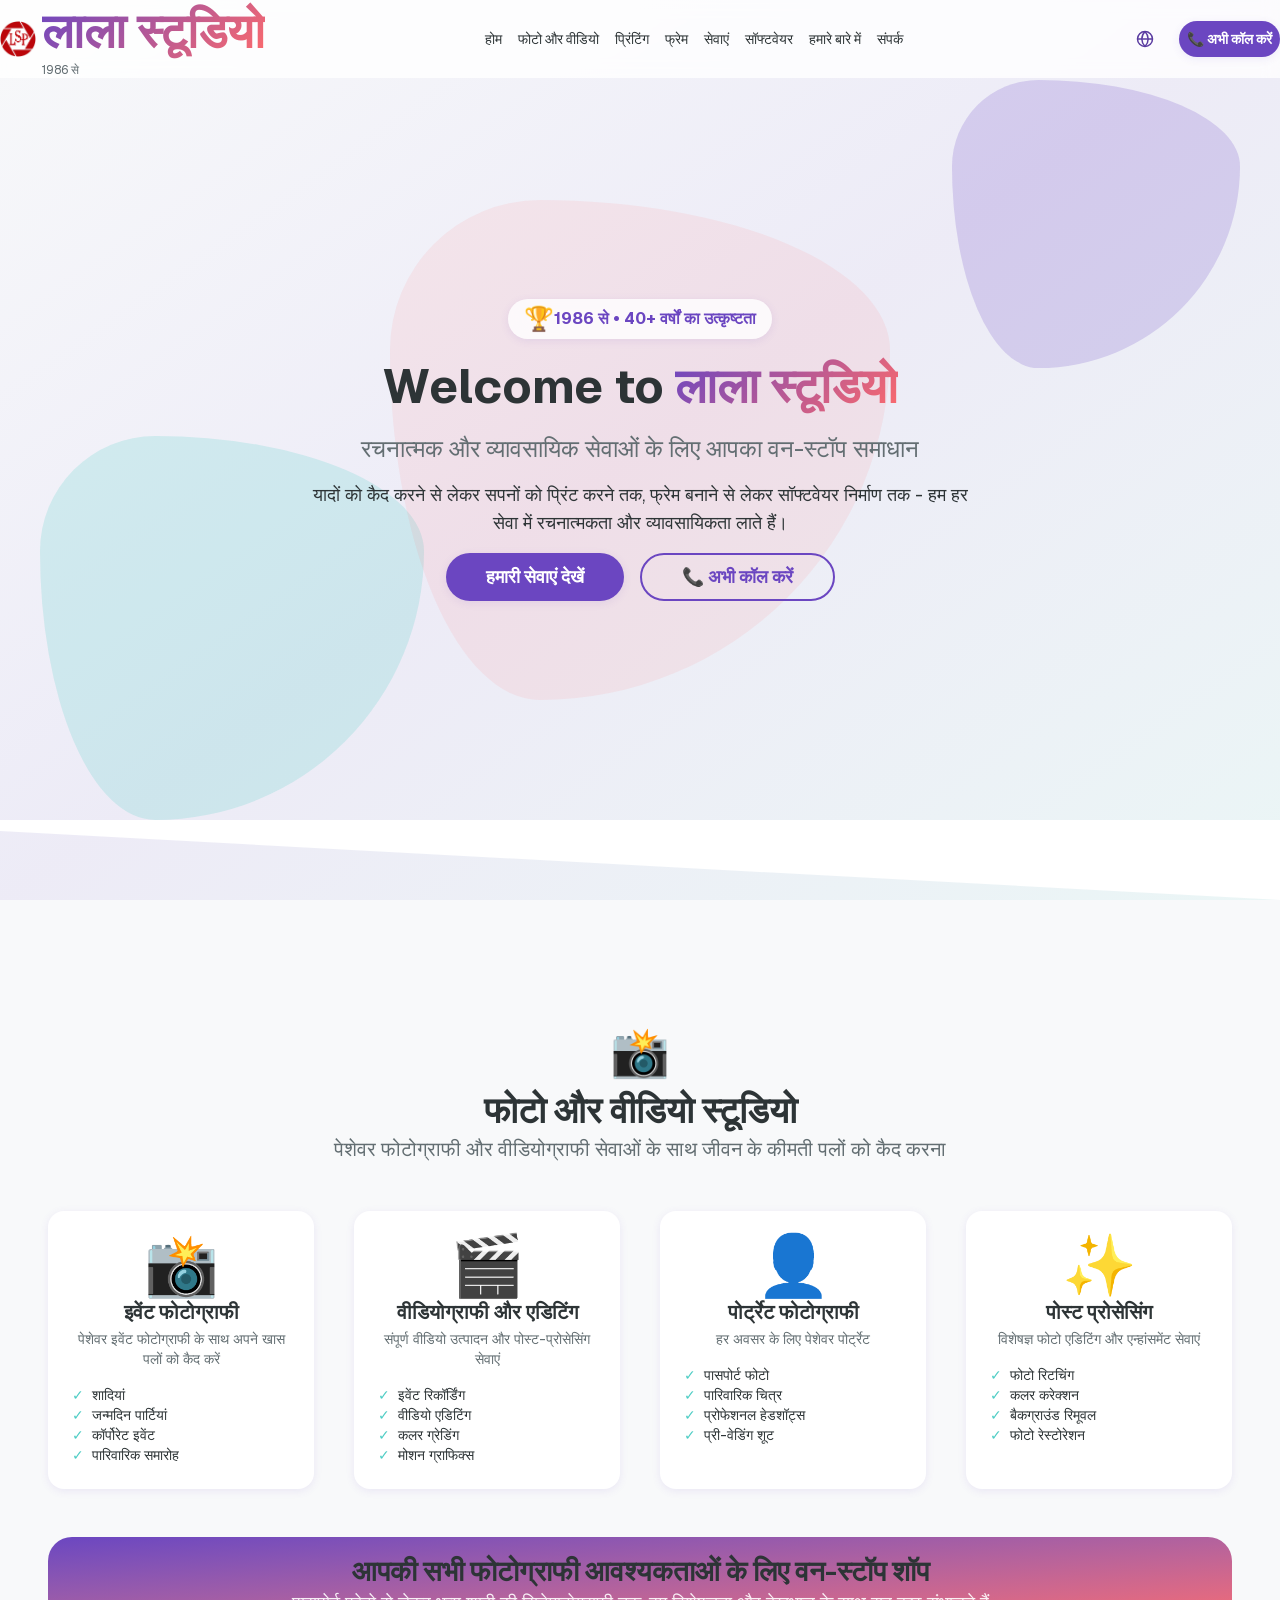
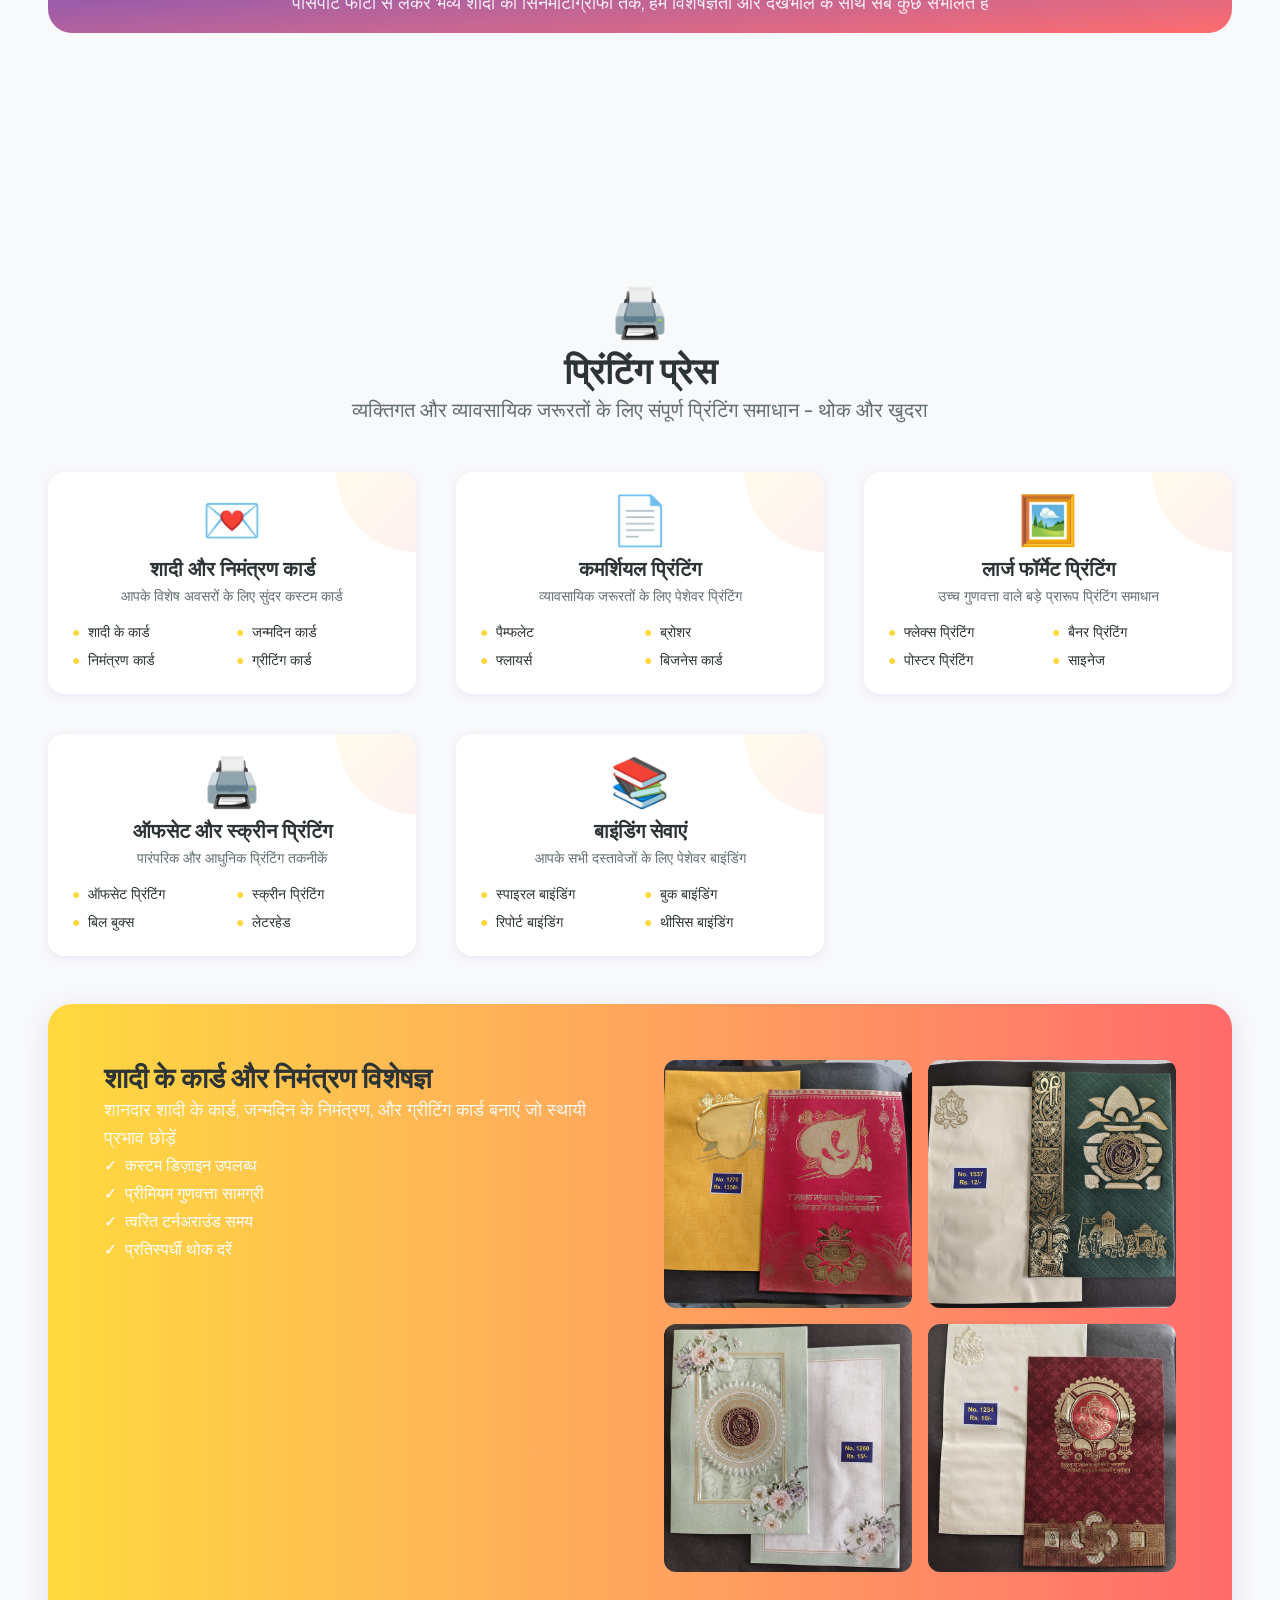
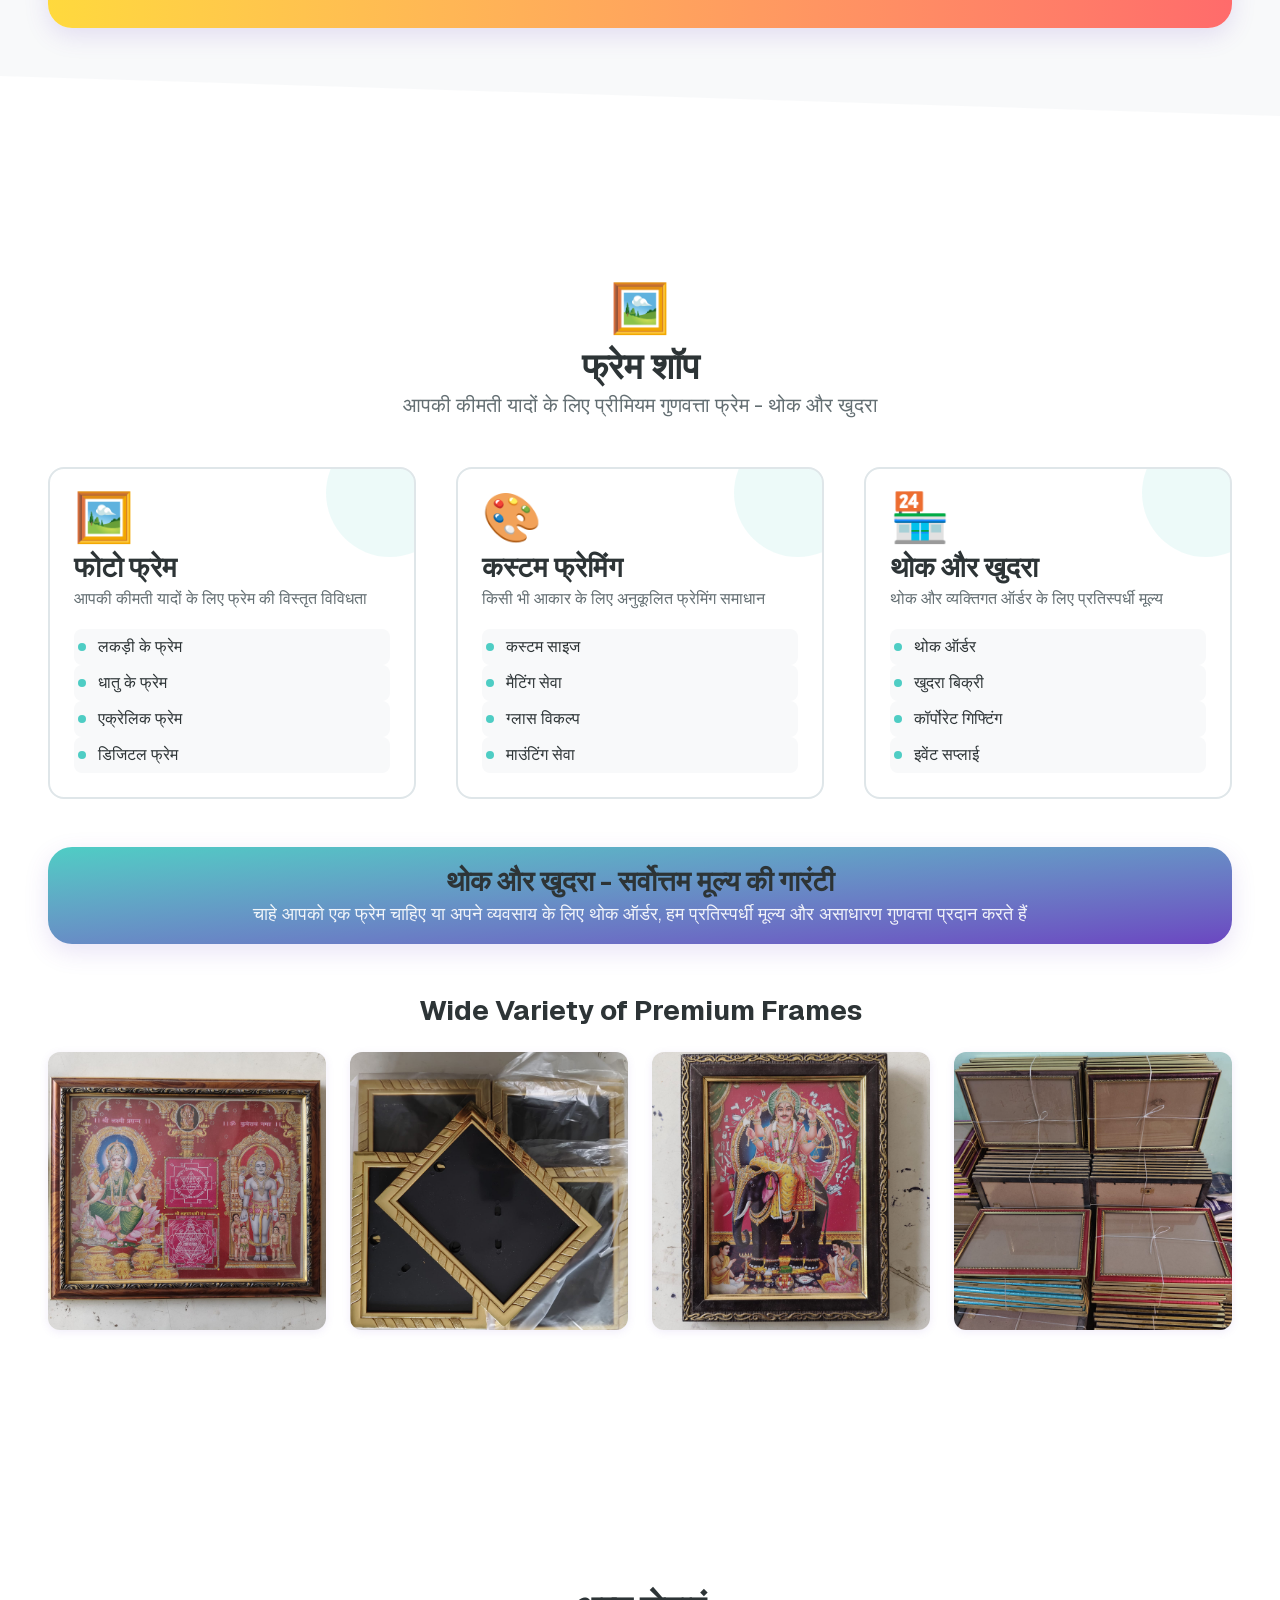
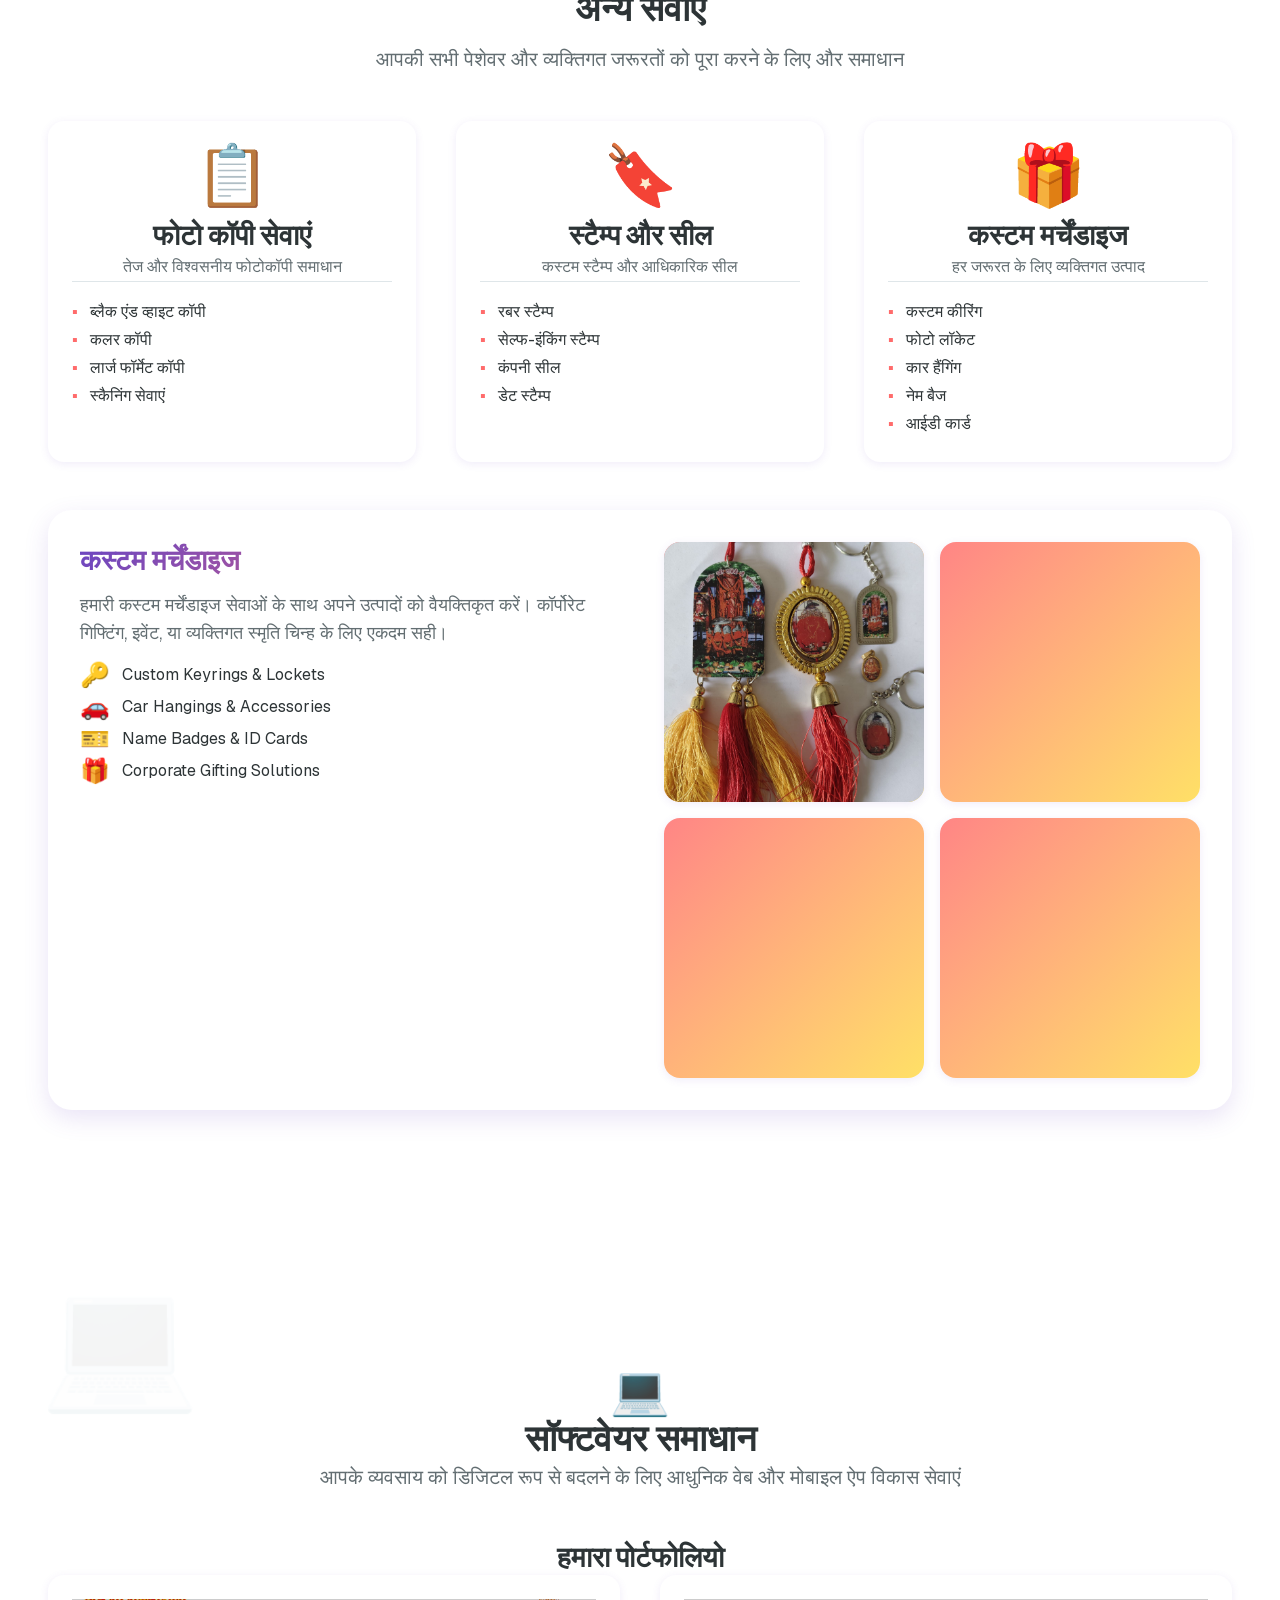
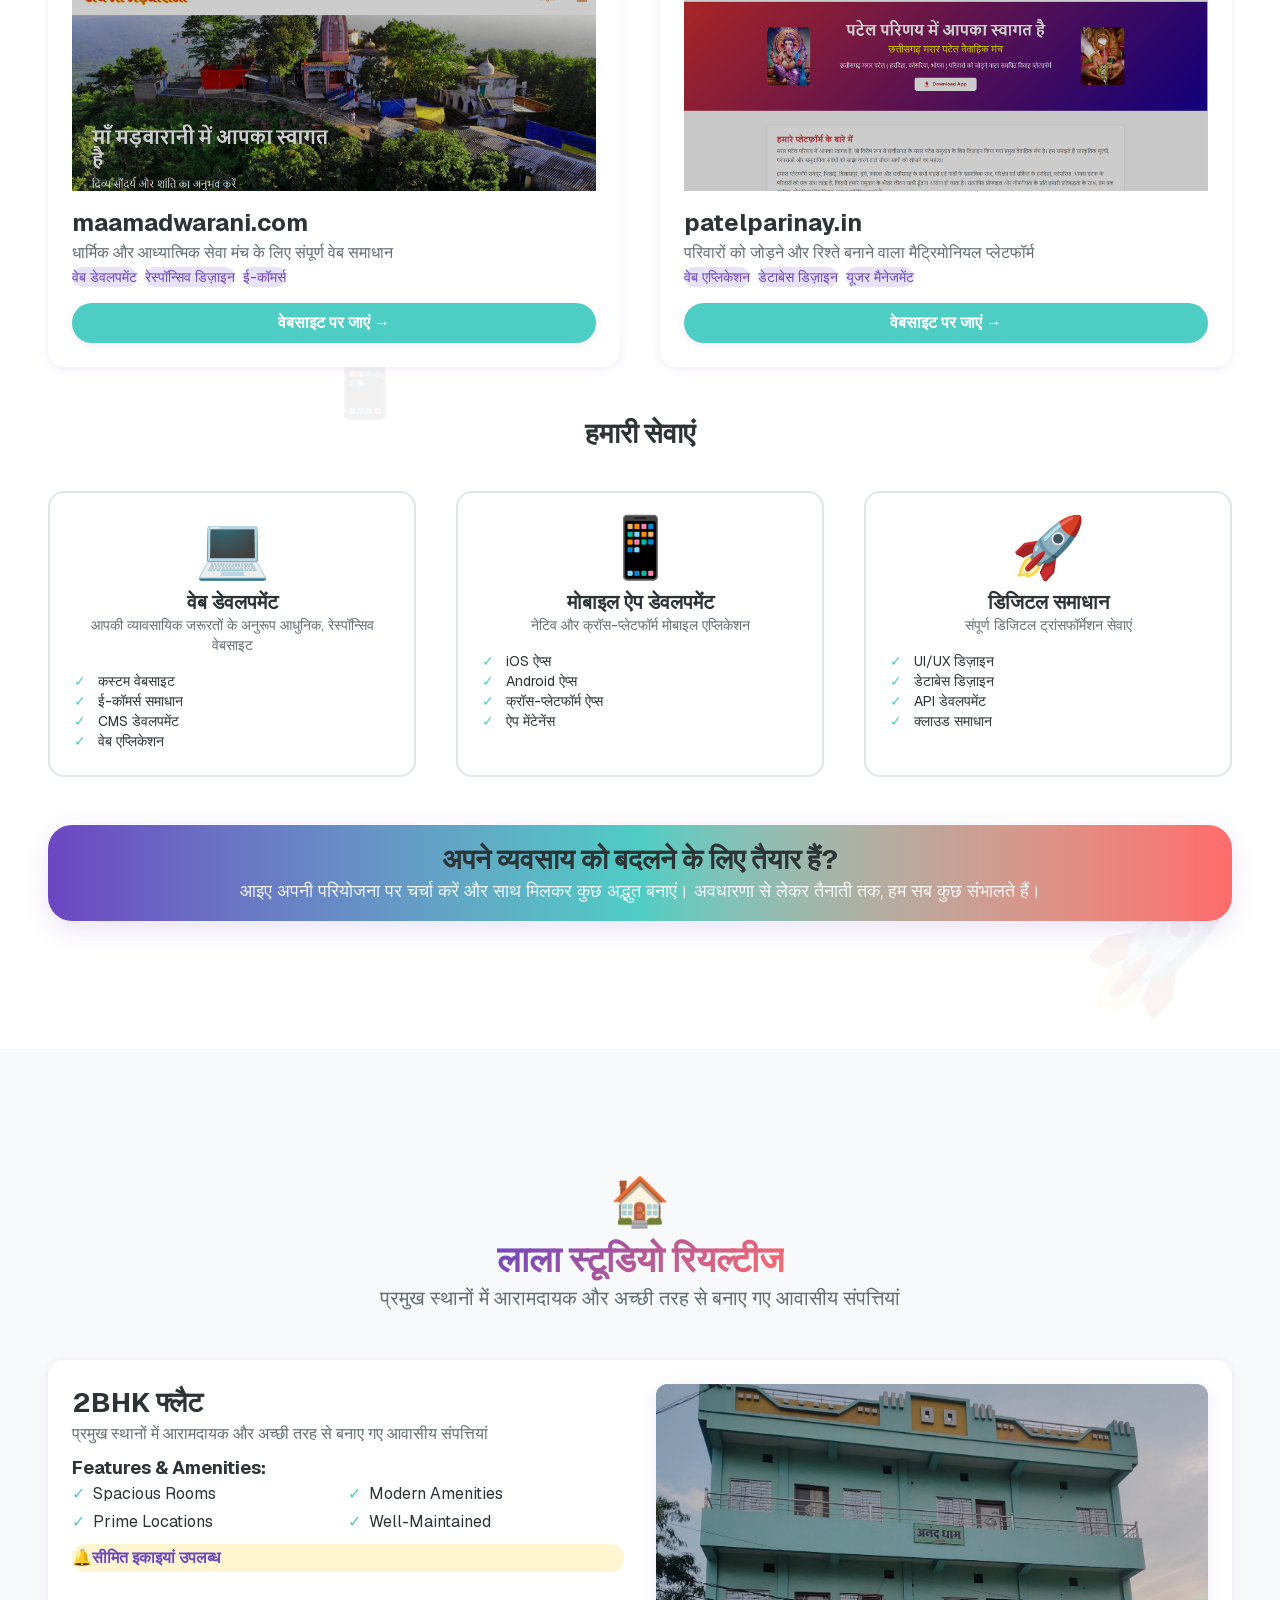
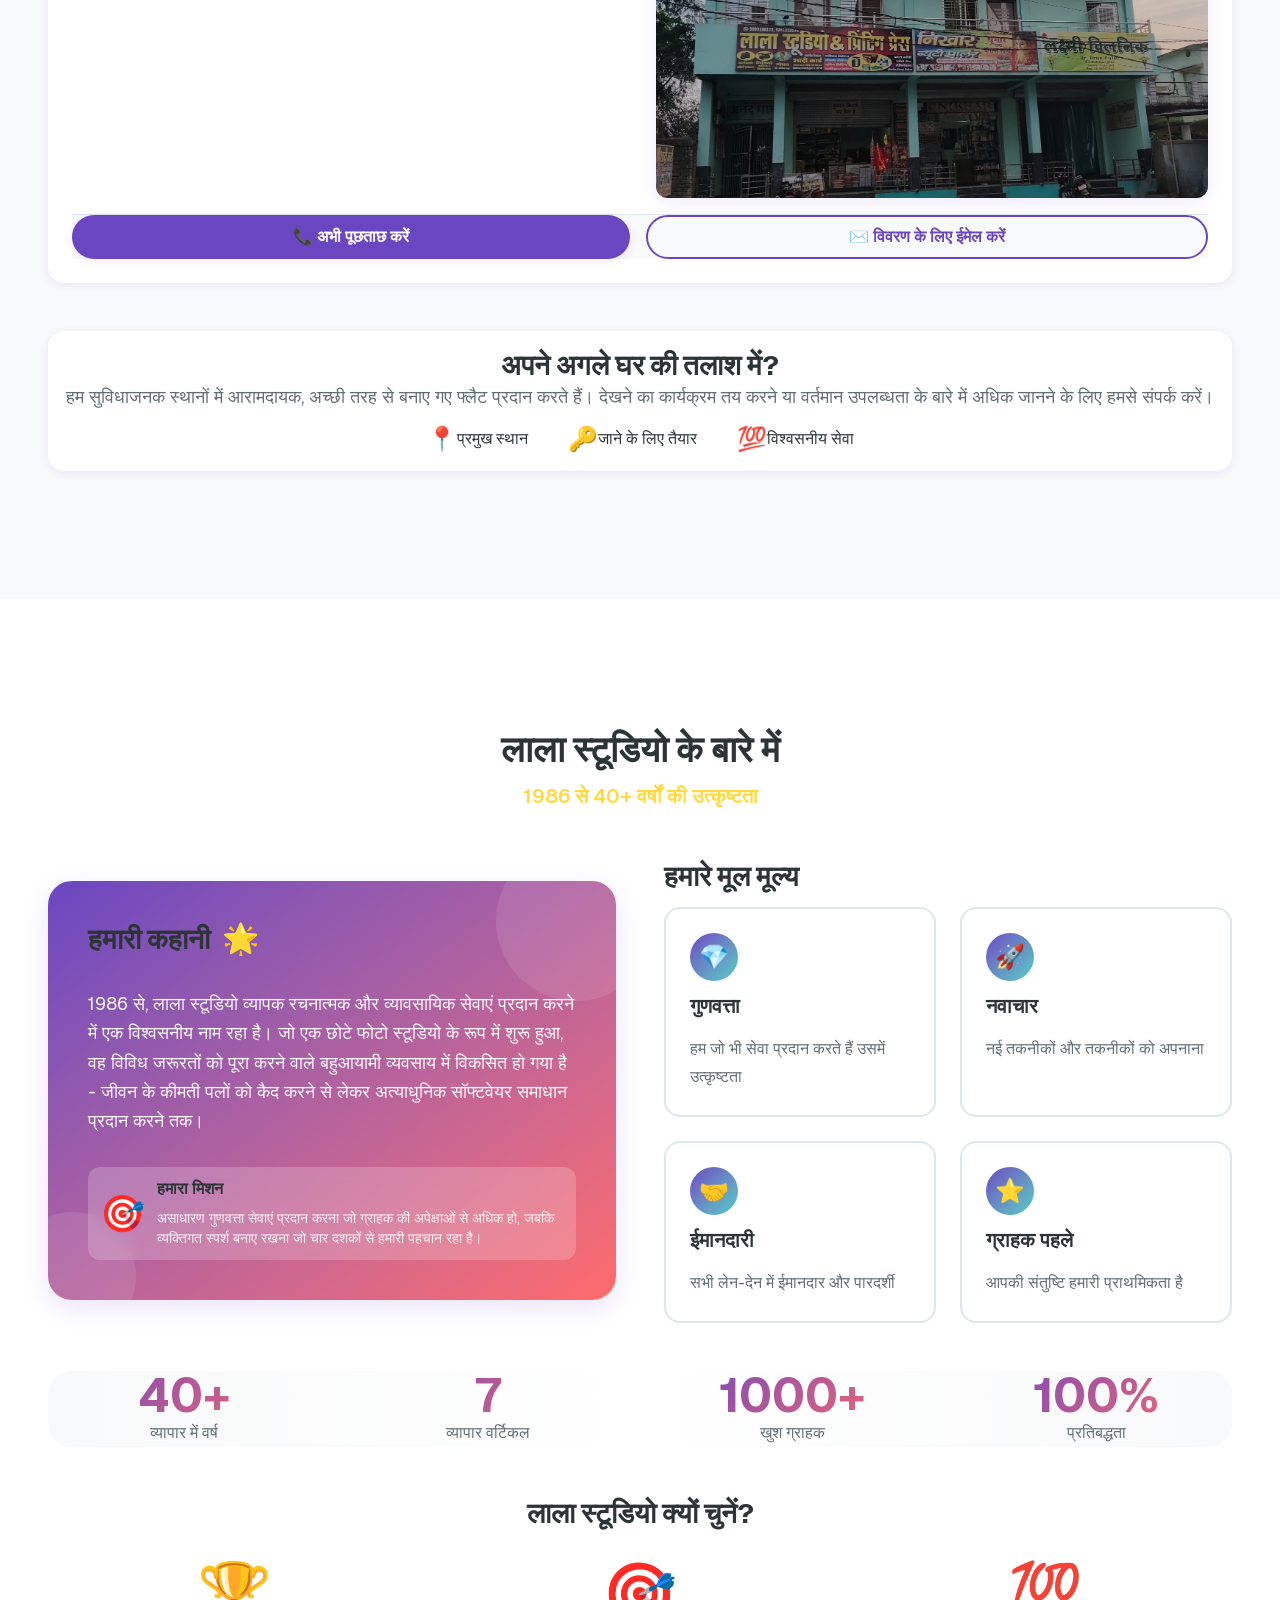
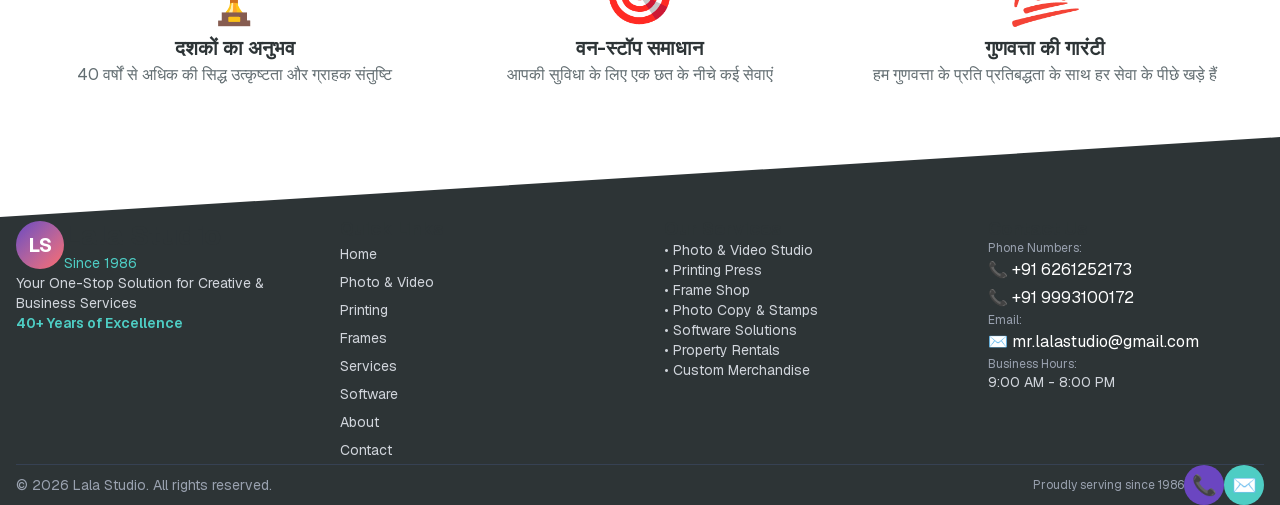
<file: hi/index.html>
<!DOCTYPE html><!--NM9oya37hZgxgalTe8n_h--><html lang="hi" dir="ltr"><head><meta charSet="utf-8"/><meta name="viewport" content="width=device-width, initial-scale=1"/><link rel="preload" href="/_next/static/media/797e433ab948586e-s.p.29207c2f.woff2" as="font" crossorigin="" type="font/woff2"/><link rel="preload" href="/_next/static/media/caa3a2e1cccd8315-s.p.3b6cae6d.woff2" as="font" crossorigin="" type="font/woff2"/><link rel="preload" as="image" href="/logo.png"/><link rel="preload" as="image" href="/maamadwarani.png"/><link rel="stylesheet" href="/_next/static/chunks/ab69f32783fee885.css" data-precedence="next"/><link rel="preload" as="script" fetchPriority="low" href="/_next/static/chunks/718885210cadbf4e.js"/><script src="/_next/static/chunks/1627bf2f54f2038d.js" async=""></script><script src="/_next/static/chunks/aee6c7720838f8a2.js" async=""></script><script src="/_next/static/chunks/f35df1197e8eaca0.js" async=""></script><script src="/_next/static/chunks/turbopack-4757c0f66da2b10a.js" async=""></script><script src="/_next/static/chunks/ff1a16fafef87110.js" async=""></script><script src="/_next/static/chunks/d2be314c3ece3fbe.js" async=""></script><script src="/_next/static/chunks/2c8dd3a4c6bb7515.js" async=""></script><script src="/_next/static/chunks/106077215c424b2c.js" async=""></script><script src="/_next/static/chunks/51ddee8f1e24f7fa.js" async=""></script><script src="/_next/static/chunks/18742e4abe785207.js" async=""></script><script src="/_next/static/chunks/b90b2d971c576c1a.js" async=""></script><script src="/_next/static/chunks/e2a0856254ed5749.js" async=""></script><meta name="next-size-adjust" content=""/><meta name="theme-color" content="#6B46C1"/><title>लाला स्टूडियो - 1986 से रचनात्मक और व्यावसायिक सेवाओं के लिए आपका वन-स्टॉप समाधान</title><meta name="description" content="लाला स्टूडियो फोटो और वीडियो स्टूडियो, प्रिंटिंग प्रेस, फ्रेम शॉप, फोटो कॉपी, सॉफ्टवेयर समाधान, संपत्ति किराए और कस्टम मर्चेंडाइज सहित व्यापक सेवाएं प्रदान करता है। 1986 से उत्कृष्टता के साथ सेवा कर रहे हैं।"/><meta name="author" content="Lala Studio"/><meta name="keywords" content="photography,video production,printing press,wedding cards,photo frames,software development,web development,photo copy,custom merchandise,property rentals,lala studio,फोटोग्राफी,प्रिंटिंग,लाला स्टूडियो"/><meta name="creator" content="Lala Studio"/><meta name="publisher" content="Lala Studio"/><meta name="robots" content="index, follow"/><meta property="og:title" content="लाला स्टूडियो - 1986 से आपका वन-स्टॉप समाधान"/><meta property="og:description" content="फोटोग्राफी से लेकर प्रिंटिंग तक, फ्रेम से लेकर सॉफ्टवेयर समाधान तक - हम आपके सपने को साकार करते हैं। 40 वर्षों की उत्कृष्टता।"/><meta property="og:site_name" content="लाला स्टूडियो"/><meta property="og:locale" content="hi_IN"/><meta property="og:image" content="http://localhost:3000/og-image.jpg"/><meta property="og:image:width" content="1200"/><meta property="og:image:height" content="630"/><meta property="og:image:alt" content="लाला स्टूडियो - रचनात्मक और व्यावसायिक सेवाएं"/><meta property="og:type" content="website"/><meta name="twitter:card" content="summary_large_image"/><meta name="twitter:title" content="लाला स्टूडियो - 1986 से आपका वन-स्टॉप समाधान"/><meta name="twitter:description" content="फोटो और वीडियो स्टूडियो, प्रिंटिंग प्रेस, फ्रेम, सॉफ्टवेयर समाधान और अधिक। 40 वर्षों की उत्कृष्टता।"/><meta name="twitter:image" content="http://localhost:3000/og-image.jpg"/><link rel="shortcut icon" href="/logo.png"/><link rel="icon" href="/logo.png"/><link rel="apple-touch-icon" href="/logo.png"/><script src="/_next/static/chunks/a6dad97d9634a72d.js" noModule=""></script></head><body class="geist_a71539c9-module__T19VSG__variable geist_mono_8d43a2aa-module__8Li5zG__variable antialiased"><div hidden=""><!--$--><!--/$--></div><div class="min-h-screen"><header class="fixed top-0 left-0 right-0 z-40 transition-all duration-300 bg-white/80 backdrop-blur-sm"><nav class="py-3.5"><div class="grid grid-cols-[auto_1fr_auto] items-center gap-6 pl-6 pr-3"><a href="#home" class="flex items-center gap-1.5 group"><div class="relative w-9 h-9 group-hover:scale-105 transition-transform"><img alt="लाला स्टूडियो" decoding="async" data-nimg="fill" class="object-contain" style="position:absolute;height:100%;width:100%;left:0;top:0;right:0;bottom:0;color:transparent" src="/logo.png"/></div><div class="block"><h1 class="text-xs sm:text-sm font-bold gradient-text leading-tight whitespace-nowrap">लाला स्टूडियो</h1><p class="hidden sm:block text-xs text-[var(--gray-dark)] whitespace-nowrap">1986 से</p></div></a><ul class="hidden lg:flex items-center gap-4 justify-center min-w-0"><li><a href="#home" class="px-50 py-10 text-sm font-medium text-[var(--foreground)] hover:text-[var(--primary)] hover:bg-[var(--primary-light)]/10 rounded-full transition-all whitespace-nowrap">होम</a></li><li><a href="#photo-studio" class="px-50 py-10 text-sm font-medium text-[var(--foreground)] hover:text-[var(--primary)] hover:bg-[var(--primary-light)]/10 rounded-full transition-all whitespace-nowrap">फोटो और वीडियो</a></li><li><a href="#printing" class="px-50 py-10 text-sm font-medium text-[var(--foreground)] hover:text-[var(--primary)] hover:bg-[var(--primary-light)]/10 rounded-full transition-all whitespace-nowrap">प्रिंटिंग</a></li><li><a href="#frames" class="px-50 py-10 text-sm font-medium text-[var(--foreground)] hover:text-[var(--primary)] hover:bg-[var(--primary-light)]/10 rounded-full transition-all whitespace-nowrap">फ्रेम</a></li><li><a href="#services" class="px-50 py-10 text-sm font-medium text-[var(--foreground)] hover:text-[var(--primary)] hover:bg-[var(--primary-light)]/10 rounded-full transition-all whitespace-nowrap">सेवाएं</a></li><li><a href="#software" class="px-50 py-10 text-sm font-medium text-[var(--foreground)] hover:text-[var(--primary)] hover:bg-[var(--primary-light)]/10 rounded-full transition-all whitespace-nowrap">सॉफ्टवेयर</a></li><li><a href="#about" class="px-50 py-10 text-sm font-medium text-[var(--foreground)] hover:text-[var(--primary)] hover:bg-[var(--primary-light)]/10 rounded-full transition-all whitespace-nowrap">हमारे बारे में</a></li><li><a href="#contact" class="px-50 py-10 text-sm font-medium text-[var(--foreground)] hover:text-[var(--primary)] hover:bg-[var(--primary-light)]/10 rounded-full transition-all whitespace-nowrap">संपर्क</a></li></ul><div class="hidden lg:flex items-center gap-3 justify-self-end"><div class="relative"><button class="inline-flex items-center justify-center w-11 h-11 rounded-full text-[var(--primary-dark)] hover:bg-[var(--primary-light)]/10 transition-all" aria-label="Switch language, current Hindi" title="Language: Hindi"><svg class="w-5 h-5 text-[var(--primary-dark)]" viewBox="0 0 24 24" fill="none" stroke="currentColor" stroke-width="1.8" aria-hidden="true"><circle cx="12" cy="12" r="9"></circle><path d="M3 12h18"></path><path d="M12 3c2.5 2.7 3.8 5.7 3.8 9s-1.3 6.3-3.8 9"></path><path d="M12 3c-2.5 2.7-3.8 5.7-3.8 9s1.3 6.3 3.8 9"></path></svg></button></div><a href="tel:6261252173" class="inline-flex items-center justify-center gap-3 font-semibold rounded-full transition-all duration-300 btn-hover relative whitespace-nowrap bg-[var(--primary)] hover:bg-[var(--primary-dark)] text-white shadow-[var(--shadow-md)] hover:shadow-[var(--shadow-lg)] !px-2 !py-1 text-sm !min-h-[36px] !min-w-[88px] ">📞 <!-- -->अभी कॉल करें</a></div><div class="lg:hidden flex items-center gap-3 justify-self-end"><div class="relative"><button class="inline-flex items-center justify-center w-11 h-11 rounded-full text-[var(--primary-dark)] hover:bg-[var(--primary-light)]/10 transition-all" aria-label="Switch language, current Hindi" title="Language: Hindi"><svg class="w-5 h-5 text-[var(--primary-dark)]" viewBox="0 0 24 24" fill="none" stroke="currentColor" stroke-width="1.8" aria-hidden="true"><circle cx="12" cy="12" r="9"></circle><path d="M3 12h18"></path><path d="M12 3c2.5 2.7 3.8 5.7 3.8 9s-1.3 6.3-3.8 9"></path><path d="M12 3c-2.5 2.7-3.8 5.7-3.8 9s1.3 6.3 3.8 9"></path></svg></button></div><button class="text-[var(--foreground)] p-3 hover:bg-[var(--gray-light)]/50 rounded-lg transition-colors" aria-label="Toggle menu"><svg class="w-6 h-6" fill="none" stroke="currentColor" viewBox="0 0 24 24"><path stroke-linecap="round" stroke-linejoin="round" stroke-width="2" d="M4 6h16M4 12h16M4 18h16"></path></svg></button></div></div></nav></header><main><section id="home" class="relative min-h-screen flex items-center justify-center overflow-hidden pt-20"><div class="absolute inset-0 bg-gradient-to-br from-[var(--background)] via-[var(--primary-light)]/10 to-[var(--accent-light)]/10"><div class="absolute top-20 right-10 w-72 h-72 bg-[var(--primary)]/20 blob-shape"></div><div class="absolute bottom-20 left-10 w-96 h-96 bg-[var(--accent)]/20 blob-shape" style="animation-delay:2s"></div><div class="absolute top-1/2 left-1/2 transform -translate-x-1/2 -translate-y-1/2 w-[500px] h-[500px] bg-[var(--secondary)]/10 blob-shape" style="animation-delay:4s"></div></div><div class="container mx-auto px-4 relative z-10"><div class="mx-auto flex flex-col items-center text-center gap-4"><div class="inline-flex items-center space-x-2 bg-white/80 backdrop-blur-md rounded-full !px-4 !py-1 mb-8 shadow-[var(--shadow-md)] floating"><span class="text-2xl">🏆</span><span class="text-[var(--primary)] font-bold">1986 से<!-- --> • <!-- -->40+ वर्षों का उत्कृष्टता</span></div><h1 class="text-5xl md:text-6xl lg:text-7xl font-bold mb-6 leading-tight">Welcome to <span class="gradient-text">लाला स्टूडियो</span></h1><p class="text-xl md:text-2xl text-[var(--gray-dark)] mb-8 max-w-3xl mx-auto text-center">रचनात्मक और व्यावसायिक सेवाओं के लिए आपका वन-स्टॉप समाधान</p><p class="text-lg text-[var(--foreground)] mb-12 max-w-2xl mx-auto text-center">यादों को कैद करने से लेकर सपनों को प्रिंट करने तक, फ्रेम बनाने से लेकर सॉफ्टवेयर निर्माण तक - हम हर सेवा में रचनात्मकता और व्यावसायिकता लाते हैं।</p><div class="flex flex-col sm:flex-row gap-4 justify-center items-center"><a href="#photo-studio" class="inline-flex items-center justify-center gap-3 font-semibold rounded-full transition-all duration-300 btn-hover relative whitespace-nowrap bg-[var(--primary)] hover:bg-[var(--primary-dark)] text-white shadow-[var(--shadow-md)] hover:shadow-[var(--shadow-lg)] !px-10 !py-2 text-lg !min-h-[48px] !min-w-[160px] ">हमारी सेवाएं देखें</a><a href="tel:6261252173" class="inline-flex items-center justify-center gap-3 font-semibold rounded-full transition-all duration-300 btn-hover relative whitespace-nowrap border-2 border-[var(--primary)] text-[var(--primary)] hover:bg-[var(--primary)] hover:text-white !px-10 !py-2 text-lg !min-h-[48px] !min-w-[160px] ">📞 <!-- -->अभी कॉल करें</a></div></div></div><div class="diagonal-divider"><svg viewBox="0 0 1200 120" preserveAspectRatio="none"><path d="M1200 120L0 16.48 0 0 1200 0 1200 120z" fill="var(--white)"></path></svg></div></section><section id="photo-studio" class="relative bg-[var(--background)]"><div class="container mx-auto px-4 flex flex-col gap-12"><div class="text-center mb-16"><div class="flex flex-col gap-3"><span class="inline-block text-5xl mb-4">📸</span><h2 class="text-4xl md:text-5xl font-bold mb-4">फोटो और वीडियो स्टूडियो</h2></div><p class="text-xl text-[var(--gray-dark)]  mx-auto">पेशेवर फोटोग्राफी और वीडियोग्राफी सेवाओं के साथ जीवन के कीमती पलों को कैद करना</p></div><div class="grid grid-cols-1 md:grid-cols-2 lg:grid-cols-4 gap-10 mb-16"><div class="rounded-2xl overflow-hidden transition-all duration-300 bg-white shadow-[var(--shadow-md)] hover:transform hover:scale-[1.01] hover:shadow-[var(--shadow-lg)] group"><div class="!p-6 box-border flex flex-col gap-4"><div class="text-center flex flex-col items-center gap-1"><div class="text-6xl mb-4 group-hover:scale-110 transition-transform">📸</div><h4 class="text-xl font-bold text-[var(--foreground)] mb-2">इवेंट फोटोग्राफी</h4><p class="text-sm text-[var(--gray-dark)]">पेशेवर इवेंट फोटोग्राफी के साथ अपने खास पलों को कैद करें</p></div><div class=""><ul class="space-y-2"><li class="text-sm text-[var(--foreground)] flex items-center gap-2"><span class="text-[var(--accent)] mr-2">✓</span>शादियां</li><li class="text-sm text-[var(--foreground)] flex items-center gap-2"><span class="text-[var(--accent)] mr-2">✓</span>जन्मदिन पार्टियां</li><li class="text-sm text-[var(--foreground)] flex items-center gap-2"><span class="text-[var(--accent)] mr-2">✓</span>कॉर्पोरेट इवेंट</li><li class="text-sm text-[var(--foreground)] flex items-center gap-2"><span class="text-[var(--accent)] mr-2">✓</span>पारिवारिक समारोह</li></ul></div></div></div><div class="rounded-2xl overflow-hidden transition-all duration-300 bg-white shadow-[var(--shadow-md)] hover:transform hover:scale-[1.01] hover:shadow-[var(--shadow-lg)] group"><div class="!p-6 box-border flex flex-col gap-4"><div class="text-center flex flex-col items-center gap-1"><div class="text-6xl mb-4 group-hover:scale-110 transition-transform">🎬</div><h4 class="text-xl font-bold text-[var(--foreground)] mb-2">वीडियोग्राफी और एडिटिंग</h4><p class="text-sm text-[var(--gray-dark)]">संपूर्ण वीडियो उत्पादन और पोस्ट-प्रोसेसिंग सेवाएं</p></div><div class=""><ul class="space-y-2"><li class="text-sm text-[var(--foreground)] flex items-center gap-2"><span class="text-[var(--accent)] mr-2">✓</span>इवेंट रिकॉर्डिंग</li><li class="text-sm text-[var(--foreground)] flex items-center gap-2"><span class="text-[var(--accent)] mr-2">✓</span>वीडियो एडिटिंग</li><li class="text-sm text-[var(--foreground)] flex items-center gap-2"><span class="text-[var(--accent)] mr-2">✓</span>कलर ग्रेडिंग</li><li class="text-sm text-[var(--foreground)] flex items-center gap-2"><span class="text-[var(--accent)] mr-2">✓</span>मोशन ग्राफिक्स</li></ul></div></div></div><div class="rounded-2xl overflow-hidden transition-all duration-300 bg-white shadow-[var(--shadow-md)] hover:transform hover:scale-[1.01] hover:shadow-[var(--shadow-lg)] group"><div class="!p-6 box-border flex flex-col gap-4"><div class="text-center flex flex-col items-center gap-1"><div class="text-6xl mb-4 group-hover:scale-110 transition-transform">👤</div><h4 class="text-xl font-bold text-[var(--foreground)] mb-2">पोर्ट्रेट फोटोग्राफी</h4><p class="text-sm text-[var(--gray-dark)]">हर अवसर के लिए पेशेवर पोर्ट्रेट</p></div><div class=""><ul class="space-y-2"><li class="text-sm text-[var(--foreground)] flex items-center gap-2"><span class="text-[var(--accent)] mr-2">✓</span>पासपोर्ट फोटो</li><li class="text-sm text-[var(--foreground)] flex items-center gap-2"><span class="text-[var(--accent)] mr-2">✓</span>पारिवारिक चित्र</li><li class="text-sm text-[var(--foreground)] flex items-center gap-2"><span class="text-[var(--accent)] mr-2">✓</span>प्रोफेशनल हेडशॉट्स</li><li class="text-sm text-[var(--foreground)] flex items-center gap-2"><span class="text-[var(--accent)] mr-2">✓</span>प्री-वेडिंग शूट</li></ul></div></div></div><div class="rounded-2xl overflow-hidden transition-all duration-300 bg-white shadow-[var(--shadow-md)] hover:transform hover:scale-[1.01] hover:shadow-[var(--shadow-lg)] group"><div class="!p-6 box-border flex flex-col gap-4"><div class="text-center flex flex-col items-center gap-1"><div class="text-6xl mb-4 group-hover:scale-110 transition-transform">✨</div><h4 class="text-xl font-bold text-[var(--foreground)] mb-2">पोस्ट प्रोसेसिंग</h4><p class="text-sm text-[var(--gray-dark)]">विशेषज्ञ फोटो एडिटिंग और एन्हांसमेंट सेवाएं</p></div><div class=""><ul class="space-y-2"><li class="text-sm text-[var(--foreground)] flex items-center gap-2"><span class="text-[var(--accent)] mr-2">✓</span>फोटो रिटचिंग</li><li class="text-sm text-[var(--foreground)] flex items-center gap-2"><span class="text-[var(--accent)] mr-2">✓</span>कलर करेक्शन</li><li class="text-sm text-[var(--foreground)] flex items-center gap-2"><span class="text-[var(--accent)] mr-2">✓</span>बैकग्राउंड रिमूवल</li><li class="text-sm text-[var(--foreground)] flex items-center gap-2"><span class="text-[var(--accent)] mr-2">✓</span>फोटो रेस्टोरेशन</li></ul></div></div></div></div><div class="bg-gradient-to-br from-[var(--primary)] to-[var(--secondary)] rounded-3xl !p-4 !md:p-8 text-white text-center mb-16"><h3 class="text-3xl md:text-4xl font-bold mb-4">आपकी सभी फोटोग्राफी आवश्यकताओं के लिए वन-स्टॉप शॉप</h3><p class="text-lg mb-6 opacity-90">पासपोर्ट फोटो से लेकर भव्य शादी की सिनेमाटोग्राफी तक, हम विशेषज्ञता और देखभाल के साथ सब कुछ संभालते हैं</p></div></div></section><section id="printing" class="relative bg-[var(--background)]"><div class="container mx-auto px-4 flex flex-col gap-12"><div class="text-center mb-16"><div class="flex flex-col gap-3"><span class="inline-block text-5xl mb-4">🖨️</span><h2 class="text-4xl md:text-5xl font-bold mb-4">प्रिंटिंग प्रेस</h2></div><p class="text-xl text-[var(--gray-dark)] mx-auto">व्यक्तिगत और व्यावसायिक जरूरतों के लिए संपूर्ण प्रिंटिंग समाधान - थोक और खुदरा</p></div><div class="grid grid-cols-1 md:grid-cols-2 lg:grid-cols-3 gap-10 mb-16"><div class="rounded-2xl overflow-hidden transition-all duration-300 bg-white shadow-[var(--shadow-md)] hover:transform hover:scale-[1.01] hover:shadow-[var(--shadow-lg)] group relative overflow-hidden text-center"><div class="!p-6 box-border flex flex-col gap-4"><div class="absolute top-0 right-0 w-20 h-20 bg-gradient-to-br from-[var(--gold)] to-[var(--secondary)] opacity-10 rounded-bl-full"></div><div class="relative flex flex flex-col items-center gap-1"><div class="flex flex-col gap-3"><div class="text-5xl mb-3 group-hover:scale-110 transition-transform">💌</div><h4 class="text-xl font-bold text-[var(--foreground)] mb-2">शादी और निमंत्रण कार्ड</h4></div><p class="text-sm text-[var(--gray-dark)]">आपके विशेष अवसरों के लिए सुंदर कस्टम कार्ड</p></div><div class=""><ul class="grid grid-cols-2 gap-2"><li class="text-sm text-[var(--foreground)] flex items-start gap-2"><span class="text-[var(--gold)] mr-1 flex-shrink-0">●</span><span>शादी के कार्ड</span></li><li class="text-sm text-[var(--foreground)] flex items-start gap-2"><span class="text-[var(--gold)] mr-1 flex-shrink-0">●</span><span>जन्मदिन कार्ड</span></li><li class="text-sm text-[var(--foreground)] flex items-start gap-2"><span class="text-[var(--gold)] mr-1 flex-shrink-0">●</span><span>निमंत्रण कार्ड</span></li><li class="text-sm text-[var(--foreground)] flex items-start gap-2"><span class="text-[var(--gold)] mr-1 flex-shrink-0">●</span><span>ग्रीटिंग कार्ड</span></li></ul></div></div></div><div class="rounded-2xl overflow-hidden transition-all duration-300 bg-white shadow-[var(--shadow-md)] hover:transform hover:scale-[1.01] hover:shadow-[var(--shadow-lg)] group relative overflow-hidden text-center"><div class="!p-6 box-border flex flex-col gap-4"><div class="absolute top-0 right-0 w-20 h-20 bg-gradient-to-br from-[var(--gold)] to-[var(--secondary)] opacity-10 rounded-bl-full"></div><div class="relative flex flex flex-col items-center gap-1"><div class="flex flex-col gap-3"><div class="text-5xl mb-3 group-hover:scale-110 transition-transform">📄</div><h4 class="text-xl font-bold text-[var(--foreground)] mb-2">कमर्शियल प्रिंटिंग</h4></div><p class="text-sm text-[var(--gray-dark)]">व्यावसायिक जरूरतों के लिए पेशेवर प्रिंटिंग</p></div><div class=""><ul class="grid grid-cols-2 gap-2"><li class="text-sm text-[var(--foreground)] flex items-start gap-2"><span class="text-[var(--gold)] mr-1 flex-shrink-0">●</span><span>पैम्फलेट</span></li><li class="text-sm text-[var(--foreground)] flex items-start gap-2"><span class="text-[var(--gold)] mr-1 flex-shrink-0">●</span><span>ब्रोशर</span></li><li class="text-sm text-[var(--foreground)] flex items-start gap-2"><span class="text-[var(--gold)] mr-1 flex-shrink-0">●</span><span>फ्लायर्स</span></li><li class="text-sm text-[var(--foreground)] flex items-start gap-2"><span class="text-[var(--gold)] mr-1 flex-shrink-0">●</span><span>बिजनेस कार्ड</span></li></ul></div></div></div><div class="rounded-2xl overflow-hidden transition-all duration-300 bg-white shadow-[var(--shadow-md)] hover:transform hover:scale-[1.01] hover:shadow-[var(--shadow-lg)] group relative overflow-hidden text-center"><div class="!p-6 box-border flex flex-col gap-4"><div class="absolute top-0 right-0 w-20 h-20 bg-gradient-to-br from-[var(--gold)] to-[var(--secondary)] opacity-10 rounded-bl-full"></div><div class="relative flex flex flex-col items-center gap-1"><div class="flex flex-col gap-3"><div class="text-5xl mb-3 group-hover:scale-110 transition-transform">🖼️</div><h4 class="text-xl font-bold text-[var(--foreground)] mb-2">लार्ज फॉर्मेट प्रिंटिंग</h4></div><p class="text-sm text-[var(--gray-dark)]">उच्च गुणवत्ता वाले बड़े प्रारूप प्रिंटिंग समाधान</p></div><div class=""><ul class="grid grid-cols-2 gap-2"><li class="text-sm text-[var(--foreground)] flex items-start gap-2"><span class="text-[var(--gold)] mr-1 flex-shrink-0">●</span><span>फ्लेक्स प्रिंटिंग</span></li><li class="text-sm text-[var(--foreground)] flex items-start gap-2"><span class="text-[var(--gold)] mr-1 flex-shrink-0">●</span><span>बैनर प्रिंटिंग</span></li><li class="text-sm text-[var(--foreground)] flex items-start gap-2"><span class="text-[var(--gold)] mr-1 flex-shrink-0">●</span><span>पोस्टर प्रिंटिंग</span></li><li class="text-sm text-[var(--foreground)] flex items-start gap-2"><span class="text-[var(--gold)] mr-1 flex-shrink-0">●</span><span>साइनेज</span></li></ul></div></div></div><div class="rounded-2xl overflow-hidden transition-all duration-300 bg-white shadow-[var(--shadow-md)] hover:transform hover:scale-[1.01] hover:shadow-[var(--shadow-lg)] group relative overflow-hidden text-center"><div class="!p-6 box-border flex flex-col gap-4"><div class="absolute top-0 right-0 w-20 h-20 bg-gradient-to-br from-[var(--gold)] to-[var(--secondary)] opacity-10 rounded-bl-full"></div><div class="relative flex flex flex-col items-center gap-1"><div class="flex flex-col gap-3"><div class="text-5xl mb-3 group-hover:scale-110 transition-transform">🖨️</div><h4 class="text-xl font-bold text-[var(--foreground)] mb-2">ऑफसेट और स्क्रीन प्रिंटिंग</h4></div><p class="text-sm text-[var(--gray-dark)]">पारंपरिक और आधुनिक प्रिंटिंग तकनीकें</p></div><div class=""><ul class="grid grid-cols-2 gap-2"><li class="text-sm text-[var(--foreground)] flex items-start gap-2"><span class="text-[var(--gold)] mr-1 flex-shrink-0">●</span><span>ऑफसेट प्रिंटिंग</span></li><li class="text-sm text-[var(--foreground)] flex items-start gap-2"><span class="text-[var(--gold)] mr-1 flex-shrink-0">●</span><span>स्क्रीन प्रिंटिंग</span></li><li class="text-sm text-[var(--foreground)] flex items-start gap-2"><span class="text-[var(--gold)] mr-1 flex-shrink-0">●</span><span>बिल बुक्स</span></li><li class="text-sm text-[var(--foreground)] flex items-start gap-2"><span class="text-[var(--gold)] mr-1 flex-shrink-0">●</span><span>लेटरहेड</span></li></ul></div></div></div><div class="rounded-2xl overflow-hidden transition-all duration-300 bg-white shadow-[var(--shadow-md)] hover:transform hover:scale-[1.01] hover:shadow-[var(--shadow-lg)] group relative overflow-hidden text-center"><div class="!p-6 box-border flex flex-col gap-4"><div class="absolute top-0 right-0 w-20 h-20 bg-gradient-to-br from-[var(--gold)] to-[var(--secondary)] opacity-10 rounded-bl-full"></div><div class="relative flex flex flex-col items-center gap-1"><div class="flex flex-col gap-3"><div class="text-5xl mb-3 group-hover:scale-110 transition-transform">📚</div><h4 class="text-xl font-bold text-[var(--foreground)] mb-2">बाइंडिंग सेवाएं</h4></div><p class="text-sm text-[var(--gray-dark)]">आपके सभी दस्तावेजों के लिए पेशेवर बाइंडिंग</p></div><div class=""><ul class="grid grid-cols-2 gap-2"><li class="text-sm text-[var(--foreground)] flex items-start gap-2"><span class="text-[var(--gold)] mr-1 flex-shrink-0">●</span><span>स्पाइरल बाइंडिंग</span></li><li class="text-sm text-[var(--foreground)] flex items-start gap-2"><span class="text-[var(--gold)] mr-1 flex-shrink-0">●</span><span>बुक बाइंडिंग</span></li><li class="text-sm text-[var(--foreground)] flex items-start gap-2"><span class="text-[var(--gold)] mr-1 flex-shrink-0">●</span><span>रिपोर्ट बाइंडिंग</span></li><li class="text-sm text-[var(--foreground)] flex items-start gap-2"><span class="text-[var(--gold)] mr-1 flex-shrink-0">●</span><span>थीसिस बाइंडिंग</span></li></ul></div></div></div></div><div class="relative overflow-hidden rounded-3xl shadow-[var(--shadow-xl)] mb-16"><div class="absolute inset-0 bg-gradient-to-r from-[var(--gold)] to-[var(--secondary)]"></div><div class="relative z-10 !p-10 md:!p-14 box-border text-white"><div class="grid md:grid-cols-2 gap-12"><div><h3 class="text-3xl md:text-4xl font-bold mb-6">शादी के कार्ड और निमंत्रण विशेषज्ञ</h3><p class="text-lg mb-8 opacity-90">शानदार शादी के कार्ड, जन्मदिन के निमंत्रण, और ग्रीटिंग कार्ड बनाएं जो स्थायी प्रभाव छोड़ें</p><ul class="space-y-3 mb-8"><li class="flex items-center gap-2"><span class="mr-2">✓</span> <!-- -->कस्टम डिज़ाइन उपलब्ध</li><li class="flex items-center gap-2"><span class="mr-2">✓</span> <!-- -->प्रीमियम गुणवत्ता सामग्री</li><li class="flex items-center gap-2"><span class="mr-2">✓</span> <!-- -->त्वरित टर्नअराउंड समय</li><li class="flex items-center gap-2"><span class="mr-2">✓</span> <!-- -->प्रतिस्पर्धी थोक दरें</li></ul></div><div class="grid grid-cols-2 gap-4"><div class="aspect-square bg-white/20 backdrop-blur-sm rounded-xl overflow-hidden relative"><img alt="Wedding Card 1" loading="lazy" decoding="async" data-nimg="fill" class="object-cover" style="position:absolute;height:100%;width:100%;left:0;top:0;right:0;bottom:0;color:transparent" src="/WeddingCard1.jpeg"/></div><div class="aspect-square bg-white/20 backdrop-blur-sm rounded-xl overflow-hidden relative"><img alt="Wedding Card 2" loading="lazy" decoding="async" data-nimg="fill" class="object-cover" style="position:absolute;height:100%;width:100%;left:0;top:0;right:0;bottom:0;color:transparent" src="/WeddingCard2.jpeg"/></div><div class="aspect-square bg-white/20 backdrop-blur-sm rounded-xl overflow-hidden relative"><img alt="Wedding Card 3" loading="lazy" decoding="async" data-nimg="fill" class="object-cover" style="position:absolute;height:100%;width:100%;left:0;top:0;right:0;bottom:0;color:transparent" src="/WeddingCard3.jpeg"/></div><div class="aspect-square bg-white/20 backdrop-blur-sm rounded-xl overflow-hidden relative"><img alt="Wedding Card 4" loading="lazy" decoding="async" data-nimg="fill" class="object-cover" style="position:absolute;height:100%;width:100%;left:0;top:0;right:0;bottom:0;color:transparent" src="/WeddingCard4.jpeg"/></div></div></div></div></div></div><div class="diagonal-divider"><svg viewBox="0 0 1200 120" preserveAspectRatio="none"><path d="M0 0L1200 60 1200 120 0 120 0 0z" fill="var(--white)"></path></svg></div></section><section id="frames" class="relative bg-white"><div class="container mx-auto px-4 flex flex-col gap-12"><div class="text-center mb-16"><div class="flex flex-col gap-3"><span class="inline-block text-5xl mb-4">🖼️</span><h2 class="text-4xl md:text-5xl font-bold mb-4">फ्रेम शॉप</h2></div><p class="text-xl text-[var(--gray-dark)] mx-auto">आपकी कीमती यादों के लिए प्रीमियम गुणवत्ता फ्रेम - थोक और खुदरा</p></div><div class="grid grid-cols-1 md:grid-cols-3 gap-10 mb-16"><div class="rounded-2xl overflow-hidden transition-all duration-300 bg-white border-2 border-[var(--gray-light)] hover:transform hover:scale-[1.01] hover:shadow-[var(--shadow-lg)] relative overflow-hidden group"><div class="!p-6 box-border flex flex-col gap-4"><div class="absolute -top-10 -right-10 w-32 h-32 bg-[var(--accent)]/10 rounded-full group-hover:scale-150 transition-transform duration-500"></div><div class="relative z-10"><div class="flex flex-col gap-2"><div class="text-5xl mb-4 group-hover:rotate-6 transition-transform">🖼️</div><h3 class="text-2xl font-bold text-[var(--foreground)] mb-3">फोटो फ्रेम</h3></div><p class="text-[var(--gray-dark)]">आपकी कीमती यादों के लिए फ्रेम की विस्तृत विविधता</p></div><div class="relative z-10"><div class="space-y-3"><div class="flex items-center !p-1 bg-[var(--background)] rounded-lg gap-3"><span class="w-2 h-2 bg-[var(--accent)] rounded-full mr-3"></span><span class="text-[var(--foreground)] font-medium">लकड़ी के फ्रेम</span></div><div class="flex items-center !p-1 bg-[var(--background)] rounded-lg gap-3"><span class="w-2 h-2 bg-[var(--accent)] rounded-full mr-3"></span><span class="text-[var(--foreground)] font-medium">धातु के फ्रेम</span></div><div class="flex items-center !p-1 bg-[var(--background)] rounded-lg gap-3"><span class="w-2 h-2 bg-[var(--accent)] rounded-full mr-3"></span><span class="text-[var(--foreground)] font-medium">एक्रेलिक फ्रेम</span></div><div class="flex items-center !p-1 bg-[var(--background)] rounded-lg gap-3"><span class="w-2 h-2 bg-[var(--accent)] rounded-full mr-3"></span><span class="text-[var(--foreground)] font-medium">डिजिटल फ्रेम</span></div></div></div></div></div><div class="rounded-2xl overflow-hidden transition-all duration-300 bg-white border-2 border-[var(--gray-light)] hover:transform hover:scale-[1.01] hover:shadow-[var(--shadow-lg)] relative overflow-hidden group"><div class="!p-6 box-border flex flex-col gap-4"><div class="absolute -top-10 -right-10 w-32 h-32 bg-[var(--accent)]/10 rounded-full group-hover:scale-150 transition-transform duration-500"></div><div class="relative z-10"><div class="flex flex-col gap-2"><div class="text-5xl mb-4 group-hover:rotate-6 transition-transform">🎨</div><h3 class="text-2xl font-bold text-[var(--foreground)] mb-3">कस्टम फ्रेमिंग</h3></div><p class="text-[var(--gray-dark)]">किसी भी आकार के लिए अनुकूलित फ्रेमिंग समाधान</p></div><div class="relative z-10"><div class="space-y-3"><div class="flex items-center !p-1 bg-[var(--background)] rounded-lg gap-3"><span class="w-2 h-2 bg-[var(--accent)] rounded-full mr-3"></span><span class="text-[var(--foreground)] font-medium">कस्टम साइज</span></div><div class="flex items-center !p-1 bg-[var(--background)] rounded-lg gap-3"><span class="w-2 h-2 bg-[var(--accent)] rounded-full mr-3"></span><span class="text-[var(--foreground)] font-medium">मैटिंग सेवा</span></div><div class="flex items-center !p-1 bg-[var(--background)] rounded-lg gap-3"><span class="w-2 h-2 bg-[var(--accent)] rounded-full mr-3"></span><span class="text-[var(--foreground)] font-medium">ग्लास विकल्प</span></div><div class="flex items-center !p-1 bg-[var(--background)] rounded-lg gap-3"><span class="w-2 h-2 bg-[var(--accent)] rounded-full mr-3"></span><span class="text-[var(--foreground)] font-medium">माउंटिंग सेवा</span></div></div></div></div></div><div class="rounded-2xl overflow-hidden transition-all duration-300 bg-white border-2 border-[var(--gray-light)] hover:transform hover:scale-[1.01] hover:shadow-[var(--shadow-lg)] relative overflow-hidden group"><div class="!p-6 box-border flex flex-col gap-4"><div class="absolute -top-10 -right-10 w-32 h-32 bg-[var(--accent)]/10 rounded-full group-hover:scale-150 transition-transform duration-500"></div><div class="relative z-10"><div class="flex flex-col gap-2"><div class="text-5xl mb-4 group-hover:rotate-6 transition-transform">🏪</div><h3 class="text-2xl font-bold text-[var(--foreground)] mb-3">थोक और खुदरा</h3></div><p class="text-[var(--gray-dark)]">थोक और व्यक्तिगत ऑर्डर के लिए प्रतिस्पर्धी मूल्य</p></div><div class="relative z-10"><div class="space-y-3"><div class="flex items-center !p-1 bg-[var(--background)] rounded-lg gap-3"><span class="w-2 h-2 bg-[var(--accent)] rounded-full mr-3"></span><span class="text-[var(--foreground)] font-medium">थोक ऑर्डर</span></div><div class="flex items-center !p-1 bg-[var(--background)] rounded-lg gap-3"><span class="w-2 h-2 bg-[var(--accent)] rounded-full mr-3"></span><span class="text-[var(--foreground)] font-medium">खुदरा बिक्री</span></div><div class="flex items-center !p-1 bg-[var(--background)] rounded-lg gap-3"><span class="w-2 h-2 bg-[var(--accent)] rounded-full mr-3"></span><span class="text-[var(--foreground)] font-medium">कॉर्पोरेट गिफ्टिंग</span></div><div class="flex items-center !p-1 bg-[var(--background)] rounded-lg gap-3"><span class="w-2 h-2 bg-[var(--accent)] rounded-full mr-3"></span><span class="text-[var(--foreground)] font-medium">इवेंट सप्लाई</span></div></div></div></div></div></div><div class="bg-gradient-to-br from-[var(--accent)] to-[var(--primary)] rounded-3xl !p-4 !md:p-8 text-white text-center mb-16 shadow-[var(--shadow-xl)]"><h3 class="text-3xl md:text-4xl font-bold mb-4">थोक और खुदरा - सर्वोत्तम मूल्य की गारंटी</h3><p class="text-lg mb-6 opacity-90 mx-auto">चाहे आपको एक फ्रेम चाहिए या अपने व्यवसाय के लिए थोक ऑर्डर, हम प्रतिस्पर्धी मूल्य और असाधारण गुणवत्ता प्रदान करते हैं</p></div><div class="flex flex-col gap-6"><h3 class="text-2xl md:text-3xl font-bold text-center mb-12">Wide Variety of Premium Frames</h3><div class="grid grid-cols-2 md:grid-cols-4 gap-6"><div class="relative rounded-xl overflow-hidden group cursor-pointer shadow-[var(--shadow-md)] hover:shadow-[var(--shadow-lg)] transition-all"><div class="aspect-square relative"><img alt="Wooden Frames" loading="lazy" decoding="async" data-nimg="fill" class="object-cover group-hover:scale-110 transition-transform" style="position:absolute;height:100%;width:100%;left:0;top:0;right:0;bottom:0;color:transparent" src="/Frame1.jpeg"/></div><div class="absolute inset-0 bg-black/60 opacity-0 group-hover:opacity-100 transition-opacity flex items-center justify-center"><p class="text-white font-bold text-lg">Wooden Frames</p></div></div><div class="relative rounded-xl overflow-hidden group cursor-pointer shadow-[var(--shadow-md)] hover:shadow-[var(--shadow-lg)] transition-all"><div class="aspect-square relative"><img alt="Metal Frames" loading="lazy" decoding="async" data-nimg="fill" class="object-cover group-hover:scale-110 transition-transform" style="position:absolute;height:100%;width:100%;left:0;top:0;right:0;bottom:0;color:transparent" src="/Frame2.jpeg"/></div><div class="absolute inset-0 bg-black/60 opacity-0 group-hover:opacity-100 transition-opacity flex items-center justify-center"><p class="text-white font-bold text-lg">Metal Frames</p></div></div><div class="relative rounded-xl overflow-hidden group cursor-pointer shadow-[var(--shadow-md)] hover:shadow-[var(--shadow-lg)] transition-all"><div class="aspect-square relative"><img alt="Acrylic Frames" loading="lazy" decoding="async" data-nimg="fill" class="object-cover group-hover:scale-110 transition-transform" style="position:absolute;height:100%;width:100%;left:0;top:0;right:0;bottom:0;color:transparent" src="/Frame3.jpeg"/></div><div class="absolute inset-0 bg-black/60 opacity-0 group-hover:opacity-100 transition-opacity flex items-center justify-center"><p class="text-white font-bold text-lg">Acrylic Frames</p></div></div><div class="relative rounded-xl overflow-hidden group cursor-pointer shadow-[var(--shadow-md)] hover:shadow-[var(--shadow-lg)] transition-all"><div class="aspect-square relative"><img alt="Digital Frames" loading="lazy" decoding="async" data-nimg="fill" class="object-cover group-hover:scale-110 transition-transform" style="position:absolute;height:100%;width:100%;left:0;top:0;right:0;bottom:0;color:transparent" src="/Frame4.jpeg"/></div><div class="absolute inset-0 bg-black/60 opacity-0 group-hover:opacity-100 transition-opacity flex items-center justify-center"><p class="text-white font-bold text-lg">Digital Frames</p></div></div></div></div></div></section><section id="services" class="relative bg-white"><div class="container mx-auto px-4 flex flex-col gap-12"><div class="text-center mb-16 flex flex-col gap-3"><h2 class="text-4xl md:text-5xl font-bold mb-4">अन्य सेवाएं</h2><p class="text-xl text-[var(--gray-dark)] mx-auto">आपकी सभी पेशेवर और व्यक्तिगत जरूरतों को पूरा करने के लिए और समाधान</p></div><div class="grid grid-cols-1 md:grid-cols-3 gap-10 mb-16"><div class="rounded-2xl overflow-hidden transition-all duration-300 bg-white shadow-[var(--shadow-md)] hover:transform hover:scale-[1.01] hover:shadow-[var(--shadow-lg)] h-full"><div class="!p-6 box-border flex flex-col gap-4"><div class="text-center border-b border-[var(--gray-light)]"><div class="flex flex-col gap-3"><div class="text-6xl mb-4">📋</div><h3 class="text-2xl font-bold text-[var(--foreground)] mb-2">फोटो कॉपी सेवाएं</h3></div><p class="text-[var(--gray-dark)]">तेज और विश्वसनीय फोटोकॉपी समाधान</p></div><div class=""><ul class="space-y-3"><li class="flex items-start gap-3"><span class="text-[var(--secondary)] mr-2 mt-1 flex-shrink-0">▪</span><span class="text-[var(--foreground)]">ब्लैक एंड व्हाइट कॉपी</span></li><li class="flex items-start gap-3"><span class="text-[var(--secondary)] mr-2 mt-1 flex-shrink-0">▪</span><span class="text-[var(--foreground)]">कलर कॉपी</span></li><li class="flex items-start gap-3"><span class="text-[var(--secondary)] mr-2 mt-1 flex-shrink-0">▪</span><span class="text-[var(--foreground)]">लार्ज फॉर्मेट कॉपी</span></li><li class="flex items-start gap-3"><span class="text-[var(--secondary)] mr-2 mt-1 flex-shrink-0">▪</span><span class="text-[var(--foreground)]">स्कैनिंग सेवाएं</span></li></ul></div></div></div><div class="rounded-2xl overflow-hidden transition-all duration-300 bg-white shadow-[var(--shadow-md)] hover:transform hover:scale-[1.01] hover:shadow-[var(--shadow-lg)] h-full"><div class="!p-6 box-border flex flex-col gap-4"><div class="text-center border-b border-[var(--gray-light)]"><div class="flex flex-col gap-3"><div class="text-6xl mb-4">🔖</div><h3 class="text-2xl font-bold text-[var(--foreground)] mb-2">स्टैम्प और सील</h3></div><p class="text-[var(--gray-dark)]">कस्टम स्टैम्प और आधिकारिक सील</p></div><div class=""><ul class="space-y-3"><li class="flex items-start gap-3"><span class="text-[var(--secondary)] mr-2 mt-1 flex-shrink-0">▪</span><span class="text-[var(--foreground)]">रबर स्टैम्प</span></li><li class="flex items-start gap-3"><span class="text-[var(--secondary)] mr-2 mt-1 flex-shrink-0">▪</span><span class="text-[var(--foreground)]">सेल्फ-इंकिंग स्टैम्प</span></li><li class="flex items-start gap-3"><span class="text-[var(--secondary)] mr-2 mt-1 flex-shrink-0">▪</span><span class="text-[var(--foreground)]">कंपनी सील</span></li><li class="flex items-start gap-3"><span class="text-[var(--secondary)] mr-2 mt-1 flex-shrink-0">▪</span><span class="text-[var(--foreground)]">डेट स्टैम्प</span></li></ul></div></div></div><div class="rounded-2xl overflow-hidden transition-all duration-300 bg-white shadow-[var(--shadow-md)] hover:transform hover:scale-[1.01] hover:shadow-[var(--shadow-lg)] h-full"><div class="!p-6 box-border flex flex-col gap-4"><div class="text-center border-b border-[var(--gray-light)]"><div class="flex flex-col gap-3"><div class="text-6xl mb-4">🎁</div><h3 class="text-2xl font-bold text-[var(--foreground)] mb-2">कस्टम मर्चेंडाइज</h3></div><p class="text-[var(--gray-dark)]">हर जरूरत के लिए व्यक्तिगत उत्पाद</p></div><div class=""><ul class="space-y-3"><li class="flex items-start gap-3"><span class="text-[var(--secondary)] mr-2 mt-1 flex-shrink-0">▪</span><span class="text-[var(--foreground)]">कस्टम कीरिंग</span></li><li class="flex items-start gap-3"><span class="text-[var(--secondary)] mr-2 mt-1 flex-shrink-0">▪</span><span class="text-[var(--foreground)]">फोटो लॉकेट</span></li><li class="flex items-start gap-3"><span class="text-[var(--secondary)] mr-2 mt-1 flex-shrink-0">▪</span><span class="text-[var(--foreground)]">कार हैंगिंग</span></li><li class="flex items-start gap-3"><span class="text-[var(--secondary)] mr-2 mt-1 flex-shrink-0">▪</span><span class="text-[var(--foreground)]">नेम बैज</span></li><li class="flex items-start gap-3"><span class="text-[var(--secondary)] mr-2 mt-1 flex-shrink-0">▪</span><span class="text-[var(--foreground)]">आईडी कार्ड</span></li></ul></div></div></div></div><div class="bg-white rounded-3xl !p-8 !md:p-12 shadow-[var(--shadow-xl)]"><div class="grid md:grid-cols-2 gap-12"><div class="flex flex-col gap-3"><h3 class="text-3xl md:text-4xl font-bold mb-6 gradient-text">कस्टम मर्चेंडाइज</h3><p class="text-lg text-[var(--gray-dark)] mb-8">हमारी कस्टम मर्चेंडाइज सेवाओं के साथ अपने उत्पादों को वैयक्तिकृत करें। कॉर्पोरेट गिफ्टिंग, इवेंट, या व्यक्तिगत स्मृति चिन्ह के लिए एकदम सही।</p><div class="space-y-4 mb-8"><div class="flex items-center gap-3"><span class="text-2xl mr-3">🔑</span><span class="text-[var(--foreground)]">Custom Keyrings &amp; Lockets</span></div><div class="flex items-center gap-3"><span class="text-2xl mr-3">🚗</span><span class="text-[var(--foreground)]">Car Hangings &amp; Accessories</span></div><div class="flex items-center gap-3"><span class="text-2xl mr-3">🎫</span><span class="text-[var(--foreground)]">Name Badges &amp; ID Cards</span></div><div class="flex items-center gap-3"><span class="text-2xl mr-3">🎁</span><span class="text-[var(--foreground)]">Corporate Gifting Solutions</span></div></div></div><div class="grid grid-cols-2 gap-4"><div class="aspect-square bg-gradient-to-br from-[var(--secondary-light)] to-[var(--gold-light)] rounded-2xl overflow-hidden relative hover:scale-105 transition-transform shadow-[var(--shadow-md)]"><img alt="Custom Merchandise Example 1" loading="lazy" decoding="async" data-nimg="fill" class="object-cover" style="position:absolute;height:100%;width:100%;left:0;top:0;right:0;bottom:0;color:transparent" src="/Merchandise1.jpeg"/></div><div class="aspect-square bg-gradient-to-br from-[var(--secondary-light)] to-[var(--gold-light)] rounded-2xl overflow-hidden relative hover:scale-105 transition-transform shadow-[var(--shadow-md)]"><img alt="Custom Merchandise Example 2" loading="lazy" decoding="async" data-nimg="fill" class="object-cover" style="position:absolute;height:100%;width:100%;left:0;top:0;right:0;bottom:0;color:transparent" src="/Merchandise2.jpeg"/></div><div class="aspect-square bg-gradient-to-br from-[var(--secondary-light)] to-[var(--gold-light)] rounded-2xl overflow-hidden relative hover:scale-105 transition-transform shadow-[var(--shadow-md)]"><img alt="Custom Merchandise Example 3" loading="lazy" decoding="async" data-nimg="fill" class="object-cover" style="position:absolute;height:100%;width:100%;left:0;top:0;right:0;bottom:0;color:transparent" src="/Merchandise3.jpeg"/></div><div class="aspect-square bg-gradient-to-br from-[var(--secondary-light)] to-[var(--gold-light)] rounded-2xl overflow-hidden relative hover:scale-105 transition-transform shadow-[var(--shadow-md)]"><img alt="Custom Merchandise Example 4" loading="lazy" decoding="async" data-nimg="fill" class="object-cover" style="position:absolute;height:100%;width:100%;left:0;top:0;right:0;bottom:0;color:transparent" src="/Merchandise4.jpeg"/></div></div></div></div></div><div class="diagonal-divider"><svg viewBox="0 0 1200 120" preserveAspectRatio="none"><path d="M1200 0L0 80 0 120 1200 120 1200 0z" fill="var(--white)"></path></svg></div></section><section id="software" class="relative bg-white overflow-hidden"><div class="absolute inset-0 opacity-5"><div class="absolute top-10 left-10 text-9xl">💻</div><div class="absolute bottom-10 right-10 text-9xl">🚀</div><div class="absolute top-1/2 left-1/4 text-7xl">📱</div></div><div class="container mx-auto px-4 relative z-10 flex flex-col gap-12"><div class="text-center mb-16"><span class="inline-block text-5xl mb-4">💻</span><h2 class="text-4xl md:text-5xl font-bold mb-4">सॉफ्टवेयर समाधान</h2><p class="text-xl text-[var(--gray-dark)] mx-auto">आपके व्यवसाय को डिजिटल रूप से बदलने के लिए आधुनिक वेब और मोबाइल ऐप विकास सेवाएं</p></div><div class="mb-16"><h3 class="text-3xl font-bold text-center mb-12">हमारा पोर्टफोलियो</h3><div class="grid grid-cols-1 md:grid-cols-2 gap-10 mx-auto"><div class="rounded-2xl overflow-hidden transition-all duration-300 bg-white shadow-[var(--shadow-md)] hover:transform hover:scale-[1.01] hover:shadow-[var(--shadow-lg)] overflow-hidden group"><div class="!p-6 box-border flex flex-col gap-4"><div class="h-48 relative overflow-hidden"><img alt="maamadwarani.com" decoding="async" data-nimg="fill" class="object-cover group-hover:scale-110 transition-transform" style="position:absolute;height:100%;width:100%;left:0;top:0;right:0;bottom:0;color:transparent" src="/maamadwarani.png"/><div class="absolute inset-0 bg-black/20"></div></div><div class=""><h4 class="text-2xl font-bold text-[var(--foreground)] mb-2">maamadwarani.com</h4><p class="text-[var(--gray-dark)] mb-4">धार्मिक और आध्यात्मिक सेवा मंच के लिए संपूर्ण वेब समाधान</p><div class="flex flex-wrap gap-2"><span class="px-3 py-1 bg-[var(--primary-light)]/20 text-[var(--primary)] text-sm rounded-full">वेब डेवलपमेंट</span><span class="px-3 py-1 bg-[var(--primary-light)]/20 text-[var(--primary)] text-sm rounded-full">रेस्पॉन्सिव डिज़ाइन</span><span class="px-3 py-1 bg-[var(--primary-light)]/20 text-[var(--primary)] text-sm rounded-full">ई-कॉमर्स</span></div></div><div class=""><a href="https://maamadwarani.com" target="_blank" rel="noopener noreferrer" class="inline-flex items-center justify-center gap-3 font-semibold rounded-full transition-all duration-300 btn-hover relative whitespace-nowrap bg-[var(--accent)] hover:bg-[var(--accent-dark)] text-white shadow-[var(--shadow-md)] hover:shadow-[var(--shadow-lg)] !px-3 !py-2 text-base !min-h-[40px] !min-w-[120px] w-full">वेबसाइट पर जाएं →</a></div></div></div><div class="rounded-2xl overflow-hidden transition-all duration-300 bg-white shadow-[var(--shadow-md)] hover:transform hover:scale-[1.01] hover:shadow-[var(--shadow-lg)] overflow-hidden group"><div class="!p-6 box-border flex flex-col gap-4"><div class="h-48 relative overflow-hidden"><img alt="patelparinay.in" loading="lazy" decoding="async" data-nimg="fill" class="object-cover group-hover:scale-110 transition-transform" style="position:absolute;height:100%;width:100%;left:0;top:0;right:0;bottom:0;color:transparent" src="/patelparinay.png"/><div class="absolute inset-0 bg-black/20"></div></div><div class=""><h4 class="text-2xl font-bold text-[var(--foreground)] mb-2">patelparinay.in</h4><p class="text-[var(--gray-dark)] mb-4">परिवारों को जोड़ने और रिश्ते बनाने वाला मैट्रिमोनियल प्लेटफॉर्म</p><div class="flex flex-wrap gap-2"><span class="px-3 py-1 bg-[var(--primary-light)]/20 text-[var(--primary)] text-sm rounded-full">वेब एप्लिकेशन</span><span class="px-3 py-1 bg-[var(--primary-light)]/20 text-[var(--primary)] text-sm rounded-full">डेटाबेस डिज़ाइन</span><span class="px-3 py-1 bg-[var(--primary-light)]/20 text-[var(--primary)] text-sm rounded-full">यूजर मैनेजमेंट</span></div></div><div class=""><a href="https://patelparinay.in" target="_blank" rel="noopener noreferrer" class="inline-flex items-center justify-center gap-3 font-semibold rounded-full transition-all duration-300 btn-hover relative whitespace-nowrap bg-[var(--accent)] hover:bg-[var(--accent-dark)] text-white shadow-[var(--shadow-md)] hover:shadow-[var(--shadow-lg)] !px-3 !py-2 text-base !min-h-[40px] !min-w-[120px] w-full">वेबसाइट पर जाएं →</a></div></div></div></div></div><div class="mb-16 flex flex-col gap-10"><h3 class="text-3xl font-bold text-center mb-12">हमारी सेवाएं</h3><div class="grid grid-cols-1 md:grid-cols-3 gap-10"><div class="rounded-2xl overflow-hidden transition-all duration-300 bg-white border-2 border-[var(--gray-light)] hover:transform hover:scale-[1.01] hover:shadow-[var(--shadow-lg)] text-center"><div class="!p-6 box-border flex flex-col gap-4"><div class=""><div class="flex flex-col gap-3"><div class="text-6xl mb-4">💻</div><h4 class="text-xl font-bold text-[var(--foreground)] mb-2">वेब डेवलपमेंट</h4></div><p class="text-[var(--gray-dark)] text-sm">आपकी व्यावसायिक जरूरतों के अनुरूप आधुनिक, रेस्पॉन्सिव वेबसाइट</p></div><div class=""><ul class="space-y-2 text-left"><li class="flex items-center text-sm gap-3"><span class="text-[var(--accent)] mr-2">✓</span><span>कस्टम वेबसाइट</span></li><li class="flex items-center text-sm gap-3"><span class="text-[var(--accent)] mr-2">✓</span><span>ई-कॉमर्स समाधान</span></li><li class="flex items-center text-sm gap-3"><span class="text-[var(--accent)] mr-2">✓</span><span>CMS डेवलपमेंट</span></li><li class="flex items-center text-sm gap-3"><span class="text-[var(--accent)] mr-2">✓</span><span>वेब एप्लिकेशन</span></li></ul></div></div></div><div class="rounded-2xl overflow-hidden transition-all duration-300 bg-white border-2 border-[var(--gray-light)] hover:transform hover:scale-[1.01] hover:shadow-[var(--shadow-lg)] text-center"><div class="!p-6 box-border flex flex-col gap-4"><div class=""><div class="flex flex-col gap-3"><div class="text-6xl mb-4">📱</div><h4 class="text-xl font-bold text-[var(--foreground)] mb-2">मोबाइल ऐप डेवलपमेंट</h4></div><p class="text-[var(--gray-dark)] text-sm">नेटिव और क्रॉस-प्लेटफॉर्म मोबाइल एप्लिकेशन</p></div><div class=""><ul class="space-y-2 text-left"><li class="flex items-center text-sm gap-3"><span class="text-[var(--accent)] mr-2">✓</span><span>iOS ऐप्स</span></li><li class="flex items-center text-sm gap-3"><span class="text-[var(--accent)] mr-2">✓</span><span>Android ऐप्स</span></li><li class="flex items-center text-sm gap-3"><span class="text-[var(--accent)] mr-2">✓</span><span>क्रॉस-प्लेटफॉर्म ऐप्स</span></li><li class="flex items-center text-sm gap-3"><span class="text-[var(--accent)] mr-2">✓</span><span>ऐप मेंटेनेंस</span></li></ul></div></div></div><div class="rounded-2xl overflow-hidden transition-all duration-300 bg-white border-2 border-[var(--gray-light)] hover:transform hover:scale-[1.01] hover:shadow-[var(--shadow-lg)] text-center"><div class="!p-6 box-border flex flex-col gap-4"><div class=""><div class="flex flex-col gap-3"><div class="text-6xl mb-4">🚀</div><h4 class="text-xl font-bold text-[var(--foreground)] mb-2">डिजिटल समाधान</h4></div><p class="text-[var(--gray-dark)] text-sm">संपूर्ण डिजिटल ट्रांसफॉर्मेशन सेवाएं</p></div><div class=""><ul class="space-y-2 text-left"><li class="flex items-center text-sm gap-3"><span class="text-[var(--accent)] mr-2">✓</span><span>UI/UX डिज़ाइन</span></li><li class="flex items-center text-sm gap-3"><span class="text-[var(--accent)] mr-2">✓</span><span>डेटाबेस डिज़ाइन</span></li><li class="flex items-center text-sm gap-3"><span class="text-[var(--accent)] mr-2">✓</span><span>API डेवलपमेंट</span></li><li class="flex items-center text-sm gap-3"><span class="text-[var(--accent)] mr-2">✓</span><span>क्लाउड समाधान</span></li></ul></div></div></div></div></div><div class="relative overflow-hidden rounded-3xl shadow-[var(--shadow-xl)]"><div class="absolute inset-0 bg-gradient-to-r from-[var(--primary)] via-[var(--accent)] to-[var(--secondary)]"></div><div class="relative z-10 !p-4 !md:p-8 text-white text-center"><h3 class="text-3xl md:text-4xl font-bold mb-4">अपने व्यवसाय को बदलने के लिए तैयार हैं?</h3><p class="text-lg mb-8 opacity-90 mx-auto">आइए अपनी परियोजना पर चर्चा करें और साथ मिलकर कुछ अद्भुत बनाएं। अवधारणा से लेकर तैनाती तक, हम सब कुछ संभालते हैं।</p></div></div></div></section><section class="relative bg-[var(--background)]"><div class="container mx-auto px-4 flex flex-col gap-12"><div class="text-center mb-16"><div class="flex flex-col gap-3"><span class="inline-block text-5xl mb-4">🏠</span><h2 class="text-4xl md:text-5xl font-bold mb-4"><span class="gradient-text">लाला स्टूडियो रियल्टीज</span></h2></div><p class="text-xl text-[var(--gray-dark)] mx-auto">प्रमुख स्थानों में आरामदायक और अच्छी तरह से बनाए गए आवासीय संपत्तियां</p></div><div class="mx-auto"><div class="rounded-2xl overflow-hidden transition-all duration-300 bg-white shadow-[var(--shadow-md)] hover:transform hover:scale-[1.01] hover:shadow-[var(--shadow-lg)] mb-8"><div class="!p-6 box-border flex flex-col gap-4"><div class="grid md:grid-cols-2 gap-8 p-8"><div class="flex flex-col gap-2"><div><h3 class="text-3xl font-bold text-[var(--foreground)] mb-4">2BHK फ्लैट</h3><p class="text-[var(--gray-dark)] mb-6">प्रमुख स्थानों में आरामदायक और अच्छी तरह से बनाए गए आवासीय संपत्तियां</p></div><div><h4 class="text-lg font-bold text-[var(--primary)] mb-4">Features &amp; Amenities:</h4><div class="grid grid-cols-2 mb-6"><div class="flex items-center gap-2"><span class="text-[var(--accent)] mr-2">✓</span><span class="text-[var(--foreground)]">Spacious Rooms</span></div><div class="flex items-center gap-2"><span class="text-[var(--accent)] mr-2">✓</span><span class="text-[var(--foreground)]">Modern Amenities</span></div><div class="flex items-center gap-2"><span class="text-[var(--accent)] mr-2">✓</span><span class="text-[var(--foreground)]">Prime Locations</span></div><div class="flex items-center gap-2"><span class="text-[var(--accent)] mr-2">✓</span><span class="text-[var(--foreground)]">Well-Maintained</span></div></div></div><div class="inline-flex items-center px-4 py-2 bg-[var(--gold-light)]/30 text-[var(--primary)] rounded-full font-semibold"><span class="mr-2">🔔</span>सीमित इकाइयां उपलब्ध</div></div><div class="space-y-4"><div class="aspect-[4/3] bg-gradient-to-br from-[var(--primary-light)] to-[var(--accent-light)] rounded-xl flex items-center justify-center shadow-[var(--shadow-lg)] relative overflow-hidden"><img alt="Anand Dham" loading="lazy" decoding="async" data-nimg="fill" class="object-cover" style="position:absolute;height:100%;width:100%;left:0;top:0;right:0;bottom:0;color:transparent" src="/anand_dham.jpeg"/><div class="absolute inset-0 bg-black/20"></div></div></div></div><div class="bg-[var(--background)] border-t border-[var(--gray-light)]"><div class="flex flex-col sm:flex-row gap-4 w-full"><a href="tel:6261252173" class="inline-flex items-center justify-center gap-3 font-semibold rounded-full transition-all duration-300 btn-hover relative whitespace-nowrap bg-[var(--primary)] hover:bg-[var(--primary-dark)] text-white shadow-[var(--shadow-md)] hover:shadow-[var(--shadow-lg)] !px-3 !py-2 text-base !min-h-[40px] !min-w-[120px] flex-1">📞 अभी पूछताछ करें</a><a href="mailto:mr.lalastudio@gmail.com" class="inline-flex items-center justify-center gap-3 font-semibold rounded-full transition-all duration-300 btn-hover relative whitespace-nowrap border-2 border-[var(--primary)] text-[var(--primary)] hover:bg-[var(--primary)] hover:text-white !px-3 !py-2 text-base !min-h-[40px] !min-w-[120px] flex-1">✉️ विवरण के लिए ईमेल करें</a></div></div></div></div></div><div class="mt-12 text-center bg-white rounded-2xl !p-4 !md:p-8 shadow-[var(--shadow-md)] mx-auto gap-3 flex flex-col"><div><h3 class="text-2xl md:text-3xl font-bold mb-4">अपने अगले घर की तलाश में?</h3><p class="text-lg text-[var(--gray-dark)] mb-6">हम सुविधाजनक स्थानों में आरामदायक, अच्छी तरह से बनाए गए फ्लैट प्रदान करते हैं। देखने का कार्यक्रम तय करने या वर्तमान उपलब्धता के बारे में अधिक जानने के लिए हमसे संपर्क करें।</p></div><div class="flex flex-col sm:flex-row gap-10 justify-center"><div class="flex items-center justify-center"><span class="text-2xl mr-2">📍</span><span class="text-[var(--foreground)]">प्रमुख स्थान</span></div><div class="flex items-center justify-center"><span class="text-2xl mr-2">🔑</span><span class="text-[var(--foreground)]">जाने के लिए तैयार</span></div><div class="flex items-center justify-center"><span class="text-2xl mr-2">💯</span><span class="text-[var(--foreground)]">विश्वसनीय सेवा</span></div></div></div></div></section><section id="about" class="relative bg-white"><div class="container mx-auto px-4 flex flex-col gap-12"><div class="text-center mb-16 flex flex-col gap-2"><h2 class="text-4xl md:text-5xl font-bold mb-4">लाला स्टूडियो के बारे में</h2><p class="text-xl text-[var(--gold)] font-semibold">1986 से 40+ वर्षों की उत्कृष्टता</p></div><div class="grid lg:grid-cols-2 gap-12 items-center mb-16"><div><div class="bg-gradient-to-br from-[var(--primary)] to-[var(--secondary)] rounded-3xl !p-10 md:!p-10 text-white shadow-[var(--shadow-xl)] relative overflow-hidden box-border"><div class="absolute -top-10 -right-10 w-40 h-40 bg-white/10 rounded-full"></div><div class="absolute -bottom-10 -left-10 w-32 h-32 bg-white/10 rounded-full"></div><div class="relative z-10 gap-8 flex flex-col"><div class="flex gap-3"><h3 class="text-3xl font-bold mb-6">हमारी कहानी</h3><div class="text-3xl mb-3">🌟</div></div><p class="text-lg leading-relaxed opacity-95 mb-6">1986 से, लाला स्टूडियो व्यापक रचनात्मक और व्यावसायिक सेवाएं प्रदान करने में एक विश्वसनीय नाम रहा है। जो एक छोटे फोटो स्टूडियो के रूप में शुरू हुआ, वह विविध जरूरतों को पूरा करने वाले बहुआयामी व्यवसाय में विकसित हो गया है - जीवन के कीमती पलों को कैद करने से लेकर अत्याधुनिक सॉफ्टवेयर समाधान प्रदान करने तक।</p><div class="flex items-center space-x-4 bg-white/20 backdrop-blur-sm rounded-xl !p-3 gap-3"><span class="text-4xl">🎯</span><div class="flex flex-col gap-2"><h4 class="font-bold mb-1">हमारा मिशन</h4><p class="text-sm opacity-90">असाधारण गुणवत्ता सेवाएं प्रदान करना जो ग्राहक की अपेक्षाओं से अधिक हो, जबकि व्यक्तिगत स्पर्श बनाए रखना जो चार दशकों से हमारी पहचान रहा है।</p></div></div></div></div></div><div class="gap-3 flex flex-col"><h3 class="text-3xl font-bold mb-8">हमारे मूल मूल्य</h3><div class="grid grid-cols-1 sm:grid-cols-2 gap-6"><div class="rounded-2xl overflow-hidden transition-all duration-300 bg-white border-2 border-[var(--gray-light)]  "><div class="!p-6 box-border flex flex-col gap-4"><div class="flex flex-col gap-3"><div class="w-12 h-12 rounded-full bg-gradient-to-br from-[var(--primary)] to-[var(--accent)] flex items-center justify-center text-white text-2xl mb-4">💎</div><h4 class="text-xl font-bold text-[var(--foreground)] mb-2">गुणवत्ता</h4></div><div class=""><p class="text-[var(--gray-dark)]">हम जो भी सेवा प्रदान करते हैं उसमें उत्कृष्टता</p></div></div></div><div class="rounded-2xl overflow-hidden transition-all duration-300 bg-white border-2 border-[var(--gray-light)]  "><div class="!p-6 box-border flex flex-col gap-4"><div class="flex flex-col gap-3"><div class="w-12 h-12 rounded-full bg-gradient-to-br from-[var(--primary)] to-[var(--accent)] flex items-center justify-center text-white text-2xl mb-4">🚀</div><h4 class="text-xl font-bold text-[var(--foreground)] mb-2">नवाचार</h4></div><div class=""><p class="text-[var(--gray-dark)]">नई तकनीकों और तकनीकों को अपनाना</p></div></div></div><div class="rounded-2xl overflow-hidden transition-all duration-300 bg-white border-2 border-[var(--gray-light)]  "><div class="!p-6 box-border flex flex-col gap-4"><div class="flex flex-col gap-3"><div class="w-12 h-12 rounded-full bg-gradient-to-br from-[var(--primary)] to-[var(--accent)] flex items-center justify-center text-white text-2xl mb-4">🤝</div><h4 class="text-xl font-bold text-[var(--foreground)] mb-2">ईमानदारी</h4></div><div class=""><p class="text-[var(--gray-dark)]">सभी लेन-देन में ईमानदार और पारदर्शी</p></div></div></div><div class="rounded-2xl overflow-hidden transition-all duration-300 bg-white border-2 border-[var(--gray-light)]  "><div class="!p-6 box-border flex flex-col gap-4"><div class="flex flex-col gap-3"><div class="w-12 h-12 rounded-full bg-gradient-to-br from-[var(--primary)] to-[var(--accent)] flex items-center justify-center text-white text-2xl mb-4">⭐</div><h4 class="text-xl font-bold text-[var(--foreground)] mb-2">ग्राहक पहले</h4></div><div class=""><p class="text-[var(--gray-dark)]">आपकी संतुष्टि हमारी प्राथमिकता है</p></div></div></div></div></div></div><div class="bg-gradient-to-r from-[var(--background)] via-white to-[var(--background)] rounded-3xl py-12 px-4"><div class="grid grid-cols-2 md:grid-cols-4 gap-8 mx-auto"><div class="text-center"><div class="text-4xl md:text-5xl font-bold gradient-text mb-2">40<!-- -->+</div><p class="text-[var(--gray-dark)]">व्यापार में वर्ष</p></div><div class="text-center"><div class="text-4xl md:text-5xl font-bold gradient-text mb-2">7</div><p class="text-[var(--gray-dark)]">व्यापार वर्टिकल</p></div><div class="text-center"><div class="text-4xl md:text-5xl font-bold gradient-text mb-2">1000+</div><p class="text-[var(--gray-dark)]">खुश ग्राहक</p></div><div class="text-center"><div class="text-4xl md:text-5xl font-bold gradient-text mb-2">100%</div><p class="text-[var(--gray-dark)]">प्रतिबद्धता</p></div></div></div><div class="mt-16 text-center flex flex-col gap-8"><h3 class="text-3xl font-bold mb-12">लाला स्टूडियो क्यों चुनें?</h3><div class="grid grid-cols-1 md:grid-cols-3 gap-8 mx-auto"><div class="p-6"><div class="flex flex-col gap-3"><div class="text-6xl mb-4">🏆</div><h4 class="text-xl font-bold text-[var(--foreground)] mb-3">दशकों का अनुभव</h4></div><p class="text-[var(--gray-dark)]">40 वर्षों से अधिक की सिद्ध उत्कृष्टता और ग्राहक संतुष्टि</p></div><div class="p-6"><div class="flex flex-col gap-3"><div class="text-6xl mb-4">🎯</div><h4 class="text-xl font-bold text-[var(--foreground)] mb-3">वन-स्टॉप समाधान</h4></div><p class="text-[var(--gray-dark)]">आपकी सुविधा के लिए एक छत के नीचे कई सेवाएं</p></div><div class="p-6"><div class="flex flex-col gap-3"><div class="text-6xl mb-4">💯</div><h4 class="text-xl font-bold text-[var(--foreground)] mb-3">गुणवत्ता की गारंटी</h4></div><p class="text-[var(--gray-dark)]">हम गुणवत्ता के प्रति प्रतिबद्धता के साथ हर सेवा के पीछे खड़े हैं</p></div></div></div></div><div class="diagonal-divider"><svg viewBox="0 0 1200 120" preserveAspectRatio="none"><path d="M0 120L1200 0 1200 120 0 120z" fill="var(--charcoal)"></path></svg></div></section></main><footer id="contact" class="bg-[var(--charcoal)] text-white pt-16 pb-8"><div class="container mx-auto px-4"><div class="grid grid-cols-1 md:grid-cols-2 lg:grid-cols-4 gap-12 mb-12"><div><div class="flex items-center space-x-2 mb-4"><div class="w-12 h-12 rounded-full bg-gradient-to-br from-[var(--primary)] to-[var(--secondary)] flex items-center justify-center text-white font-bold text-xl">LS</div><div><h3 class="text-xl font-bold">Lala Studio</h3><p class="text-sm text-[var(--accent)]">Since <!-- -->1986</p></div></div><p class="text-gray-300 text-sm mb-4">Your One-Stop Solution for Creative &amp; Business Services</p><p class="text-[var(--accent)] font-semibold text-sm">40<!-- -->+ Years of Excellence</p></div><div><h4 class="text-lg font-bold mb-4 text-[var(--accent)]">Quick Links</h4><ul class="space-y-2"><li><a href="#home" class="text-gray-300 hover:text-[var(--accent)] transition-colors text-sm">Home</a></li><li><a href="#photo-studio" class="text-gray-300 hover:text-[var(--accent)] transition-colors text-sm">Photo &amp; Video</a></li><li><a href="#printing" class="text-gray-300 hover:text-[var(--accent)] transition-colors text-sm">Printing</a></li><li><a href="#frames" class="text-gray-300 hover:text-[var(--accent)] transition-colors text-sm">Frames</a></li><li><a href="#services" class="text-gray-300 hover:text-[var(--accent)] transition-colors text-sm">Services</a></li><li><a href="#software" class="text-gray-300 hover:text-[var(--accent)] transition-colors text-sm">Software</a></li><li><a href="#about" class="text-gray-300 hover:text-[var(--accent)] transition-colors text-sm">About</a></li><li><a href="#contact" class="text-gray-300 hover:text-[var(--accent)] transition-colors text-sm">Contact</a></li></ul></div><div><h4 class="text-lg font-bold mb-4 text-[var(--accent)]">Our Services</h4><ul class="space-y-2 text-sm text-gray-300"><li>• Photo &amp; Video Studio</li><li>• Printing Press</li><li>• Frame Shop</li><li>• Photo Copy &amp; Stamps</li><li>• Software Solutions</li><li>• Property Rentals</li><li>• Custom Merchandise</li></ul></div><div><h4 class="text-lg font-bold mb-4 text-[var(--accent)]">Contact Us</h4><div class="space-y-3"><div><p class="text-xs text-gray-400 mb-1">Phone Numbers:</p><a href="tel:6261252173" class="block text-white hover:text-[var(--accent)] transition-colors mb-1">📞 <!-- -->+91 6261252173</a><a href="tel:9993100172" class="block text-white hover:text-[var(--accent)] transition-colors mb-1">📞 <!-- -->+91 9993100172</a></div><div><p class="text-xs text-gray-400 mb-1">Email:</p><a href="mailto:mr.lalastudio@gmail.com" class="text-white hover:text-[var(--accent)] transition-colors break-all">✉️ <!-- -->mr.lalastudio@gmail.com</a></div><div><p class="text-xs text-gray-400 mb-1">Business Hours:</p><p class="text-sm text-gray-300">9:00 AM - 8:00 PM</p></div></div></div></div><div class="border-t border-gray-700 pt-8"><div class="flex flex-col md:flex-row justify-between items-center space-y-4 md:space-y-0"><p class="text-sm text-gray-400 text-center md:text-left">© <!-- -->2026<!-- --> <!-- -->Lala Studio<!-- -->. All rights reserved.</p><div class="flex items-center space-x-4"><span class="text-xs text-gray-400">Proudly serving since <!-- -->1986</span><div class="flex space-x-3"><a href="tel:6261252173" class="w-10 h-10 rounded-full bg-[var(--primary)] hover:bg-[var(--primary-dark)] flex items-center justify-center transition-colors" aria-label="Call us"><span class="text-xl">📞</span></a><a href="mailto:mr.lalastudio@gmail.com" class="w-10 h-10 rounded-full bg-[var(--accent)] hover:bg-[var(--accent-dark)] flex items-center justify-center transition-colors" aria-label="Email us"><span class="text-xl">✉️</span></a></div></div></div></div></div></footer></div><!--$--><!--/$--><script src="/_next/static/chunks/718885210cadbf4e.js" id="_R_" async=""></script><script>(self.__next_f=self.__next_f||[]).push([0])</script><script>self.__next_f.push([1,"1:\"$Sreact.fragment\"\n2:I[39756,[\"/_next/static/chunks/ff1a16fafef87110.js\",\"/_next/static/chunks/d2be314c3ece3fbe.js\"],\"default\"]\n3:I[37457,[\"/_next/static/chunks/ff1a16fafef87110.js\",\"/_next/static/chunks/d2be314c3ece3fbe.js\"],\"default\"]\n4:I[36768,[\"/_next/static/chunks/2c8dd3a4c6bb7515.js\"],\"default\"]\n6:I[90591,[\"/_next/static/chunks/106077215c424b2c.js\",\"/_next/static/chunks/51ddee8f1e24f7fa.js\",\"/_next/static/chunks/18742e4abe785207.js\",\"/_next/static/chunks/b90b2d971c576c1a.js\"],\"default\"]\n7:I[93983,[\"/_next/static/chunks/106077215c424b2c.js\",\"/_next/static/chunks/51ddee8f1e24f7fa.js\",\"/_next/static/chunks/18742e4abe785207.js\",\"/_next/static/chunks/b90b2d971c576c1a.js\"],\"default\"]\n8:I[55415,[\"/_next/static/chunks/106077215c424b2c.js\",\"/_next/static/chunks/51ddee8f1e24f7fa.js\",\"/_next/static/chunks/18742e4abe785207.js\",\"/_next/static/chunks/b90b2d971c576c1a.js\"],\"default\"]\n9:I[99167,[\"/_next/static/chunks/106077215c424b2c.js\",\"/_next/static/chunks/51ddee8f1e24f7fa.js\",\"/_next/static/chunks/18742e4abe785207.js\",\"/_next/static/chunks/b90b2d971c576c1a.js\"],\"default\"]\na:I[9975,[\"/_next/static/chunks/106077215c424b2c.js\",\"/_next/static/chunks/51ddee8f1e24f7fa.js\",\"/_next/static/chunks/18742e4abe785207.js\",\"/_next/static/chunks/b90b2d971c576c1a.js\"],\"default\"]\nb:I[35911,[\"/_next/static/chunks/106077215c424b2c.js\",\"/_next/static/chunks/51ddee8f1e24f7fa.js\",\"/_next/static/chunks/18742e4abe785207.js\",\"/_next/static/chunks/b90b2d971c576c1a.js\"],\"default\"]\nc:I[13106,[\"/_next/static/chunks/106077215c424b2c.js\",\"/_next/static/chunks/51ddee8f1e24f7fa.js\",\"/_next/static/chunks/18742e4abe785207.js\",\"/_next/static/chunks/b90b2d971c576c1a.js\"],\"default\"]\nd:I[24598,[\"/_next/static/chunks/106077215c424b2c.js\",\"/_next/static/chunks/51ddee8f1e24f7fa.js\",\"/_next/static/chunks/18742e4abe785207.js\",\"/_next/static/chunks/b90b2d971c576c1a.js\"],\"default\"]\ne:I[34870,[\"/_next/static/chunks/106077215c424b2c.js\",\"/_next/static/chunks/51ddee8f1e24f7fa.js\",\"/_next/static/chunks/18742e4abe785207.js\",\"/_next/static/chunks/b90b2d971c576c1a.js\"],\"default\"]\nf:I[92182,[\"/_next/static/chunks/106077215c424b2c.js\",\"/_next/static/chunks/51ddee8f1e24f7fa.js\",\"/_next/static/chunks/18742e4abe785207.js\",\"/_next/static/chunks/b90b2d971c576c1a.js\"],\"default\"]\n18:I[68027,[\"/_next/static/chunks/ff1a16fafef87110.js\",\"/_next/static/chunks/d2be314c3ece3fbe.js\"],\"default\"]\n:HL[\"/_next/static/chunks/ab69f32783fee885.css\",\"style\"]\n:HL[\"/_next/static/media/797e433ab948586e-s.p.29207c2f.woff2\",\"font\",{\"crossOrigin\":\"\",\"type\":\"font/woff2\"}]\n:HL[\"/_next/static/media/caa3a2e1cccd8315-s.p.3b6cae6d.woff2\",\"font\",{\"crossOrigin\":\"\",\"type\":\"font/woff2\"}]\n"])</script><script>self.__next_f.push([1,"0:{\"P\":null,\"b\":\"NM9oya37hZgxgalTe8n_h\",\"c\":[\"\",\"hi\",\"\"],\"q\":\"\",\"i\":false,\"f\":[[[\"\",{\"children\":[[\"locale\",\"hi\",\"d\"],{\"children\":[\"__PAGE__\",{}]}]},\"$undefined\",\"$undefined\",true],[[\"$\",\"$1\",\"c\",{\"children\":[[[\"$\",\"link\",\"0\",{\"rel\":\"stylesheet\",\"href\":\"/_next/static/chunks/ab69f32783fee885.css\",\"precedence\":\"next\",\"crossOrigin\":\"$undefined\",\"nonce\":\"$undefined\"}]],[\"$\",\"$L2\",null,{\"parallelRouterKey\":\"children\",\"error\":\"$undefined\",\"errorStyles\":\"$undefined\",\"errorScripts\":\"$undefined\",\"template\":[\"$\",\"$L3\",null,{}],\"templateStyles\":\"$undefined\",\"templateScripts\":\"$undefined\",\"notFound\":[[\"$\",\"$L4\",null,{}],[]],\"forbidden\":\"$undefined\",\"unauthorized\":\"$undefined\"}]]}],{\"children\":[[\"$\",\"$1\",\"c\",{\"children\":[[[\"$\",\"script\",\"script-0\",{\"src\":\"/_next/static/chunks/106077215c424b2c.js\",\"async\":true,\"nonce\":\"$undefined\"}],[\"$\",\"script\",\"script-1\",{\"src\":\"/_next/static/chunks/51ddee8f1e24f7fa.js\",\"async\":true,\"nonce\":\"$undefined\"}]],\"$L5\"]}],{\"children\":[[\"$\",\"$1\",\"c\",{\"children\":[[\"$\",\"div\",null,{\"className\":\"min-h-screen\",\"children\":[[\"$\",\"$L6\",null,{}],[\"$\",\"$L7\",null,{}],[\"$\",\"main\",null,{\"children\":[[\"$\",\"$L8\",null,{}],[\"$\",\"$L9\",null,{}],[\"$\",\"$La\",null,{}],[\"$\",\"$Lb\",null,{}],[\"$\",\"$Lc\",null,{}],[\"$\",\"$Ld\",null,{}],[\"$\",\"$Le\",null,{}],[\"$\",\"$Lf\",null,{}]]}],[\"$\",\"footer\",null,{\"id\":\"contact\",\"className\":\"bg-[var(--charcoal)] text-white pt-16 pb-8\",\"children\":[\"$\",\"div\",null,{\"className\":\"container mx-auto px-4\",\"children\":[[\"$\",\"div\",null,{\"className\":\"grid grid-cols-1 md:grid-cols-2 lg:grid-cols-4 gap-12 mb-12\",\"children\":[[\"$\",\"div\",null,{\"children\":[[\"$\",\"div\",null,{\"className\":\"flex items-center space-x-2 mb-4\",\"children\":[[\"$\",\"div\",null,{\"className\":\"w-12 h-12 rounded-full bg-gradient-to-br from-[var(--primary)] to-[var(--secondary)] flex items-center justify-center text-white font-bold text-xl\",\"children\":\"LS\"}],[\"$\",\"div\",null,{\"children\":[[\"$\",\"h3\",null,{\"className\":\"text-xl font-bold\",\"children\":\"Lala Studio\"}],[\"$\",\"p\",null,{\"className\":\"text-sm text-[var(--accent)]\",\"children\":[\"Since \",1986]}]]}]]}],[\"$\",\"p\",null,{\"className\":\"text-gray-300 text-sm mb-4\",\"children\":\"Your One-Stop Solution for Creative \u0026 Business Services\"}],[\"$\",\"p\",null,{\"className\":\"text-[var(--accent)] font-semibold text-sm\",\"children\":[40,\"+ Years of Excellence\"]}]]}],[\"$\",\"div\",null,{\"children\":[[\"$\",\"h4\",null,{\"className\":\"text-lg font-bold mb-4 text-[var(--accent)]\",\"children\":\"Quick Links\"}],[\"$\",\"ul\",null,{\"className\":\"space-y-2\",\"children\":[[\"$\",\"li\",\"#home\",{\"children\":[\"$\",\"a\",null,{\"href\":\"#home\",\"className\":\"text-gray-300 hover:text-[var(--accent)] transition-colors text-sm\",\"children\":\"Home\"}]}],[\"$\",\"li\",\"#photo-studio\",{\"children\":[\"$\",\"a\",null,{\"href\":\"#photo-studio\",\"className\":\"text-gray-300 hover:text-[var(--accent)] transition-colors text-sm\",\"children\":\"Photo \u0026 Video\"}]}],[\"$\",\"li\",\"#printing\",{\"children\":[\"$\",\"a\",null,{\"href\":\"#printing\",\"className\":\"text-gray-300 hover:text-[var(--accent)] transition-colors text-sm\",\"children\":\"Printing\"}]}],[\"$\",\"li\",\"#frames\",{\"children\":[\"$\",\"a\",null,{\"href\":\"#frames\",\"className\":\"text-gray-300 hover:text-[var(--accent)] transition-colors text-sm\",\"children\":\"Frames\"}]}],[\"$\",\"li\",\"#services\",{\"children\":[\"$\",\"a\",null,{\"href\":\"#services\",\"className\":\"text-gray-300 hover:text-[var(--accent)] transition-colors text-sm\",\"children\":\"Services\"}]}],[\"$\",\"li\",\"#software\",{\"children\":[\"$\",\"a\",null,{\"href\":\"#software\",\"className\":\"text-gray-300 hover:text-[var(--accent)] transition-colors text-sm\",\"children\":\"Software\"}]}],[\"$\",\"li\",\"#about\",{\"children\":[\"$\",\"a\",null,{\"href\":\"#about\",\"className\":\"text-gray-300 hover:text-[var(--accent)] transition-colors text-sm\",\"children\":\"About\"}]}],[\"$\",\"li\",\"#contact\",{\"children\":[\"$\",\"a\",null,{\"href\":\"#contact\",\"className\":\"text-gray-300 hover:text-[var(--accent)] transition-colors text-sm\",\"children\":\"Contact\"}]}]]}]]}],[\"$\",\"div\",null,{\"children\":[[\"$\",\"h4\",null,{\"className\":\"text-lg font-bold mb-4 text-[var(--accent)]\",\"children\":\"Our Services\"}],[\"$\",\"ul\",null,{\"className\":\"space-y-2 text-sm text-gray-300\",\"children\":[[\"$\",\"li\",null,{\"children\":\"• Photo \u0026 Video Studio\"}],[\"$\",\"li\",null,{\"children\":\"• Printing Press\"}],[\"$\",\"li\",null,{\"children\":\"• Frame Shop\"}],[\"$\",\"li\",null,{\"children\":\"• Photo Copy \u0026 Stamps\"}],[\"$\",\"li\",null,{\"children\":\"• Software Solutions\"}],[\"$\",\"li\",null,{\"children\":\"• Property Rentals\"}],[\"$\",\"li\",null,{\"children\":\"• Custom Merchandise\"}]]}]]}],[\"$\",\"div\",null,{\"children\":[[\"$\",\"h4\",null,{\"className\":\"text-lg font-bold mb-4 text-[var(--accent)]\",\"children\":\"Contact Us\"}],[\"$\",\"div\",null,{\"className\":\"space-y-3\",\"children\":[[\"$\",\"div\",null,{\"children\":[[\"$\",\"p\",null,{\"className\":\"text-xs text-gray-400 mb-1\",\"children\":\"Phone Numbers:\"}],[[\"$\",\"a\",\"0\",{\"href\":\"tel:6261252173\",\"className\":\"block text-white hover:text-[var(--accent)] transition-colors mb-1\",\"children\":[\"📞 \",\"+91 6261252173\"]}],\"$L10\"]]}],\"$L11\",\"$L12\"]}]]}]]}],\"$L13\"]}]}]]}],[\"$L14\",\"$L15\"],\"$L16\"]}],{},null,false,false]},null,false,false]},null,false,false],\"$L17\",false]],\"m\":\"$undefined\",\"G\":[\"$18\",[]],\"S\":true}\n"])</script><script>self.__next_f.push([1,"19:I[97367,[\"/_next/static/chunks/ff1a16fafef87110.js\",\"/_next/static/chunks/d2be314c3ece3fbe.js\"],\"OutletBoundary\"]\n1a:\"$Sreact.suspense\"\n1c:I[97367,[\"/_next/static/chunks/ff1a16fafef87110.js\",\"/_next/static/chunks/d2be314c3ece3fbe.js\"],\"ViewportBoundary\"]\n1e:I[97367,[\"/_next/static/chunks/ff1a16fafef87110.js\",\"/_next/static/chunks/d2be314c3ece3fbe.js\"],\"MetadataBoundary\"]\n10:[\"$\",\"a\",\"1\",{\"href\":\"tel:9993100172\",\"className\":\"block text-white hover:text-[var(--accent)] transition-colors mb-1\",\"children\":[\"📞 \",\"+91 9993100172\"]}]\n11:[\"$\",\"div\",null,{\"children\":[[\"$\",\"p\",null,{\"className\":\"text-xs text-gray-400 mb-1\",\"children\":\"Email:\"}],[\"$\",\"a\",null,{\"href\":\"mailto:mr.lalastudio@gmail.com\",\"className\":\"text-white hover:text-[var(--accent)] transition-colors break-all\",\"children\":[\"✉️ \",\"mr.lalastudio@gmail.com\"]}]]}]\n12:[\"$\",\"div\",null,{\"children\":[[\"$\",\"p\",null,{\"className\":\"text-xs text-gray-400 mb-1\",\"children\":\"Business Hours:\"}],[\"$\",\"p\",null,{\"className\":\"text-sm text-gray-300\",\"children\":\"9:00 AM - 8:00 PM\"}]]}]\n13:[\"$\",\"div\",null,{\"className\":\"border-t border-gray-700 pt-8\",\"children\":[\"$\",\"div\",null,{\"className\":\"flex flex-col md:flex-row justify-between items-center space-y-4 md:space-y-0\",\"children\":[[\"$\",\"p\",null,{\"className\":\"text-sm text-gray-400 text-center md:text-left\",\"children\":[\"© \",2026,\" \",\"Lala Studio\",\". All rights reserved.\"]}],[\"$\",\"div\",null,{\"className\":\"flex items-center space-x-4\",\"children\":[[\"$\",\"span\",null,{\"className\":\"text-xs text-gray-400\",\"children\":[\"Proudly serving since \",1986]}],[\"$\",\"div\",null,{\"className\":\"flex space-x-3\",\"children\":[[\"$\",\"a\",null,{\"href\":\"tel:6261252173\",\"className\":\"w-10 h-10 rounded-full bg-[var(--primary)] hover:bg-[var(--primary-dark)] flex items-center justify-center transition-colors\",\"aria-label\":\"Call us\",\"children\":[\"$\",\"span\",null,{\"className\":\"text-xl\",\"children\":\"📞\"}]}],[\"$\",\"a\",null,{\"href\":\"mailto:mr.lalastudio@gmail.com\",\"className\":\"w-10 h-10 rounded-full bg-[var(--accent)] hover:bg-[var(--accent-dark)] flex items-center justify-center transition-colors\",\"aria-label\":\"Email us\",\"children\":[\"$\",\"span\",null,{\"className\":\"text-xl\",\"children\":\"✉️\"}]}]]}]]}]]}]}]\n14:[\"$\",\"script\",\"script-0\",{\"src\":\"/_next/static/chunks/18742e4abe785207.js\",\"async\":true,\"nonce\":\"$undefined\"}]\n15:[\"$\",\"script\",\"script-1\",{\"src\":\"/_next/static/chunks/b90b2d971c576c1a.js\",\"async\":true,\"nonce\":\"$undefined\"}]\n16:[\"$\",\"$L19\",null,{\"children\":[\"$\",\"$1a\",null,{\"name\":\"Next.MetadataOutlet\",\"children\":\"$@1b\"}]}]\n17:[\"$\",\"$1\",\"h\",{\"children\":[null,[\"$\",\"$L1c\",null,{\"children\":\"$L1d\"}],[\"$\",\"div\",null,{\"hidden\":true,\"children\":[\"$\",\"$L1e\",null,{\"children\":[\"$\",\"$1a\",null,{\"name\":\"Next.Metadata\",\"children\":\"$L1f\"}]}]}],[\"$\",\"meta\",null,{\"name\":\"next-size-adjust\",\"content\":\"\"}]]}]\n"])</script><script>self.__next_f.push([1,"5:[\"$\",\"html\",null,{\"lang\":\"hi\",\"dir\":\"ltr\",\"children\":[\"$\",\"body\",null,{\"className\":\"geist_a71539c9-module__T19VSG__variable geist_mono_8d43a2aa-module__8Li5zG__variable antialiased\",\"children\":\"$L20\"}]}]\n"])</script><script>self.__next_f.push([1,"21:I[75696,[\"/_next/static/chunks/106077215c424b2c.js\",\"/_next/static/chunks/51ddee8f1e24f7fa.js\"],\"default\"]\n"])</script><script>self.__next_f.push([1,"20:[\"$\",\"$L21\",null,{\"formats\":\"$undefined\",\"locale\":\"hi\",\"messages\":{\"nav\":{\"home\":\"होम\",\"photoVideo\":\"फोटो और वीडियो\",\"printing\":\"प्रिंटिंग\",\"frames\":\"फ्रेम\",\"services\":\"सेवाएं\",\"software\":\"सॉफ्टवेयर\",\"about\":\"हमारे बारे में\",\"contact\":\"संपर्क\"},\"business\":{\"name\":\"लाला स्टूडियो\",\"since\":\"1986 से\",\"tagline\":\"रचनात्मक और व्यावसायिक सेवाओं के लिए आपका वन-स्टॉप समाधान\",\"yearsExperience\":\"{years}+ वर्षों का उत्कृष्टता\"},\"hero\":{\"welcome\":\"स्वागत है\",\"tagline\":\"रचनात्मक और व्यावसायिक सेवाओं के लिए आपका वन-स्टॉप समाधान\",\"description\":\"यादों को कैद करने से लेकर सपनों को प्रिंट करने तक, फ्रेम बनाने से लेकर सॉफ्टवेयर निर्माण तक - हम हर सेवा में रचनात्मकता और व्यावसायिकता लाते हैं।\",\"exploreServices\":\"हमारी सेवाएं देखें\",\"callNow\":\"📞 कॉल करें {phone}\"},\"photoStudio\":{\"title\":\"फोटो और वीडियो स्टूडियो\",\"subtitle\":\"पेशेवर फोटोग्राफी और वीडियोग्राफी सेवाओं के साथ जीवन के कीमती पलों को कैद करना\",\"eventPhotography\":{\"title\":\"इवेंट फोटोग्राफी\",\"description\":\"पेशेवर इवेंट फोटोग्राफी के साथ अपने खास पलों को कैद करें\",\"services\":[\"शादियां\",\"जन्मदिन पार्टियां\",\"कॉर्पोरेट इवेंट\",\"पारिवारिक समारोह\"]},\"videography\":{\"title\":\"वीडियोग्राफी और एडिटिंग\",\"description\":\"संपूर्ण वीडियो उत्पादन और पोस्ट-प्रोसेसिंग सेवाएं\",\"services\":[\"इवेंट रिकॉर्डिंग\",\"वीडियो एडिटिंग\",\"कलर ग्रेडिंग\",\"मोशन ग्राफिक्स\"]},\"portrait\":{\"title\":\"पोर्ट्रेट फोटोग्राफी\",\"description\":\"हर अवसर के लिए पेशेवर पोर्ट्रेट\",\"services\":[\"पासपोर्ट फोटो\",\"पारिवारिक चित्र\",\"प्रोफेशनल हेडशॉट्स\",\"प्री-वेडिंग शूट\"]},\"postProcessing\":{\"title\":\"पोस्ट प्रोसेसिंग\",\"description\":\"विशेषज्ञ फोटो एडिटिंग और एन्हांसमेंट सेवाएं\",\"services\":[\"फोटो रिटचिंग\",\"कलर करेक्शन\",\"बैकग्राउंड रिमूवल\",\"फोटो रेस्टोरेशन\"]},\"oneStopShop\":\"आपकी सभी फोटोग्राफी आवश्यकताओं के लिए वन-स्टॉप शॉप\",\"oneStopDescription\":\"पासपोर्ट फोटो से लेकर भव्य शादी की सिनेमाटोग्राफी तक, हम विशेषज्ञता और देखभाल के साथ सब कुछ संभालते हैं\",\"getQuote\":\"कोटेशन प्राप्त करें\",\"viewPortfolio\":\"पोर्टफोलियो देखें\",\"ourWork\":\"हमारा काम\",\"galleryNote\":\"गैलरी छवियां जल्द ही जोड़ी जाएंगी। हमारा पूरा पोर्टफोलियो देखने के लिए हमसे संपर्क करें!\"},\"printing\":{\"title\":\"प्रिंटिंग प्रेस\",\"subtitle\":\"व्यक्तिगत और व्यावसायिक जरूरतों के लिए संपूर्ण प्रिंटिंग समाधान - थोक और खुदरा\",\"weddingCards\":{\"title\":\"शादी और निमंत्रण कार्ड\",\"description\":\"आपके विशेष अवसरों के लिए सुंदर कस्टम कार्ड\",\"items\":[\"शादी के कार्ड\",\"जन्मदिन कार्ड\",\"निमंत्रण कार्ड\",\"ग्रीटिंग कार्ड\"]},\"commercial\":{\"title\":\"कमर्शियल प्रिंटिंग\",\"description\":\"व्यावसायिक जरूरतों के लिए पेशेवर प्रिंटिंग\",\"items\":[\"पैम्फलेट\",\"ब्रोशर\",\"फ्लायर्स\",\"बिजनेस कार्ड\"]},\"largeFormat\":{\"title\":\"लार्ज फॉर्मेट प्रिंटिंग\",\"description\":\"उच्च गुणवत्ता वाले बड़े प्रारूप प्रिंटिंग समाधान\",\"items\":[\"फ्लेक्स प्रिंटिंग\",\"बैनर प्रिंटिंग\",\"पोस्टर प्रिंटिंग\",\"साइनेज\"]},\"offsetScreen\":{\"title\":\"ऑफसेट और स्क्रीन प्रिंटिंग\",\"description\":\"पारंपरिक और आधुनिक प्रिंटिंग तकनीकें\",\"items\":[\"ऑफसेट प्रिंटिंग\",\"स्क्रीन प्रिंटिंग\",\"बिल बुक्स\",\"लेटरहेड\"]},\"binding\":{\"title\":\"बाइंडिंग सेवाएं\",\"description\":\"आपके सभी दस्तावेजों के लिए पेशेवर बाइंडिंग\",\"items\":[\"स्पाइरल बाइंडिंग\",\"बुक बाइंडिंग\",\"रिपोर्ट बाइंडिंग\",\"थीसिस बाइंडिंग\"]},\"specialist\":\"शादी के कार्ड और निमंत्रण विशेषज्ञ\",\"specialistDescription\":\"शानदार शादी के कार्ड, जन्मदिन के निमंत्रण, और ग्रीटिंग कार्ड बनाएं जो स्थायी प्रभाव छोड़ें\",\"features\":{\"customDesigns\":\"कस्टम डिज़ाइन उपलब्ध\",\"premiumQuality\":\"प्रीमियम गुणवत्ता सामग्री\",\"quickTurnaround\":\"त्वरित टर्नअराउंड समय\",\"wholesaleRates\":\"प्रतिस्पर्धी थोक दरें\"},\"orderNow\":\"अभी ऑर्डर करें\",\"businessPrinting\":\"संपूर्ण बिजनेस प्रिंटिंग सेवाएं\"},\"frames\":{\"title\":\"फ्रेम शॉप\",\"subtitle\":\"आपकी कीमती यादों के लिए प्रीमियम गुणवत्ता फ्रेम - थोक और खुदरा\",\"photoFrames\":{\"title\":\"फोटो फ्रेम\",\"description\":\"आपकी कीमती यादों के लिए फ्रेम की विस्तृत विविधता\",\"types\":[\"लकड़ी के फ्रेम\",\"धातु के फ्रेम\",\"एक्रेलिक फ्रेम\",\"डिजिटल फ्रेम\"]},\"custom\":{\"title\":\"कस्टम फ्रेमिंग\",\"description\":\"किसी भी आकार के लिए अनुकूलित फ्रेमिंग समाधान\",\"types\":[\"कस्टम साइज\",\"मैटिंग सेवा\",\"ग्लास विकल्प\",\"माउंटिंग सेवा\"]},\"wholesale\":{\"title\":\"थोक और खुदरा\",\"description\":\"थोक और व्यक्तिगत ऑर्डर के लिए प्रतिस्पर्धी मूल्य\",\"types\":[\"थोक ऑर्डर\",\"खुदरा बिक्री\",\"कॉर्पोरेट गिफ्टिंग\",\"इवेंट सप्लाई\"]},\"bestPrices\":\"थोक और खुदरा - सर्वोत्तम मूल्य की गारंटी\",\"bestPricesDescription\":\"चाहे आपको एक फ्रेम चाहिए या अपने व्यवसाय के लिए थोक ऑर्डर, हम प्रतिस्पर्धी मूल्य और असाधारण गुणवत्ता प्रदान करते हैं\",\"getBulkQuote\":\"थोक कोटेशन प्राप्त करें\",\"visitShop\":\"हमारी दुकान पर जाएं\",\"premiumFrames\":\"प्रीमियम फ्रेम की विस्तृत विविधता\"},\"secondaryServices\":{\"title\":\"अन्य सेवाएं\",\"subtitle\":\"आपकी सभी पेशेवर और व्यक्तिगत जरूरतों को पूरा करने के लिए और समाधान\",\"photoCopy\":{\"title\":\"फोटो कॉपी सेवाएं\",\"description\":\"तेज और विश्वसनीय फोटोकॉपी समाधान\",\"services\":[\"ब्लैक एंड व्हाइट कॉपी\",\"कलर कॉपी\",\"लार्ज फॉर्मेट कॉपी\",\"स्कैनिंग सेवाएं\"]},\"stamps\":{\"title\":\"स्टैम्प और सील\",\"description\":\"कस्टम स्टैम्प और आधिकारिक सील\",\"services\":[\"रबर स्टैम्प\",\"सेल्फ-इंकिंग स्टैम्प\",\"कंपनी सील\",\"डेट स्टैम्प\"]},\"merchandise\":{\"title\":\"कस्टम मर्चेंडाइज\",\"description\":\"हर जरूरत के लिए व्यक्तिगत उत्पाद\",\"services\":[\"कस्टम कीरिंग\",\"फोटो लॉकेट\",\"कार हैंगिंग\",\"नेम बैज\",\"आईडी कार्ड\"]},\"customMerchandiseTitle\":\"कस्टम मर्चेंडाइज\",\"customMerchandiseDescription\":\"हमारी कस्टम मर्चेंडाइज सेवाओं के साथ अपने उत्पादों को वैयक्तिकृत करें। कॉर्पोरेट गिफ्टिंग, इवेंट, या व्यक्तिगत स्मृति चिन्ह के लिए एकदम सही।\",\"orderCustom\":\"कस्टम उत्पाद ऑर्डर करें\"},\"software\":{\"title\":\"सॉफ्टवेयर समाधान\",\"subtitle\":\"आपके व्यवसाय को डिजिटल रूप से बदलने के लिए आधुनिक वेब और मोबाइल ऐप विकास सेवाएं\",\"portfolio\":\"हमारा पोर्टफोलियो\",\"services\":\"हमारी सेवाएं\",\"maamadwarani\":{\"title\":\"maamadwarani.com\",\"description\":\"धार्मिक और आध्यात्मिक सेवा मंच के लिए संपूर्ण वेब समाधान\",\"technologies\":[\"वेब डेवलपमेंट\",\"रेस्पॉन्सिव डिज़ाइन\",\"ई-कॉमर्स\"]},\"patelparinay\":{\"title\":\"patelparinay.in\",\"description\":\"परिवारों को जोड़ने और रिश्ते बनाने वाला मैट्रिमोनियल प्लेटफॉर्म\",\"technologies\":[\"वेब एप्लिकेशन\",\"डेटाबेस डिज़ाइन\",\"यूजर मैनेजमेंट\"]},\"webDevelopment\":{\"title\":\"वेब डेवलपमेंट\",\"description\":\"आपकी व्यावसायिक जरूरतों के अनुरूप आधुनिक, रेस्पॉन्सिव वेबसाइट\",\"services\":[\"कस्टम वेबसाइट\",\"ई-कॉमर्स समाधान\",\"CMS डेवलपमेंट\",\"वेब एप्लिकेशन\"]},\"mobileDevelopment\":{\"title\":\"मोबाइल ऐप डेवलपमेंट\",\"description\":\"नेटिव और क्रॉस-प्लेटफॉर्म मोबाइल एप्लिकेशन\",\"services\":[\"iOS ऐप्स\",\"Android ऐप्स\",\"क्रॉस-प्लेटफॉर्म ऐप्स\",\"ऐप मेंटेनेंस\"]},\"digitalSolutions\":{\"title\":\"डिजिटल समाधान\",\"description\":\"संपूर्ण डिजिटल ट्रांसफॉर्मेशन सेवाएं\",\"services\":[\"UI/UX डिज़ाइन\",\"डेटाबेस डिज़ाइन\",\"API डेवलपमेंट\",\"क्लाउड समाधान\"]},\"visitWebsite\":\"वेबसाइट पर जाएं →\",\"transformBusiness\":\"अपने व्यवसाय को बदलने के लिए तैयार हैं?\",\"transformDescription\":\"आइए अपनी परियोजना पर चर्चा करें और साथ मिलकर कुछ अद्भुत बनाएं। अवधारणा से लेकर तैनाती तक, हम सब कुछ संभालते हैं।\",\"discussProject\":\"अपनी परियोजना पर चर्चा करें\",\"callConsultation\":\"परामर्श के लिए कॉल करें\"},\"realties\":{\"title\":\"लाला स्टूडियो रियल्टीज\",\"subtitle\":\"किराए के लिए गुणवत्तापूर्ण आवासीय संपत्तियां\",\"type\":\"2BHK फ्लैट\",\"features\":[\"बड़े कमरे\",\"आधुनिक सुविधाएं\",\"प्रमुख स्थान\",\"अच्छी तरह से बनाए रखा\"],\"availability\":\"सीमित इकाइयां उपलब्ध\",\"description\":\"प्रमुख स्थानों में आरामदायक और अच्छी तरह से बनाए गए आवासीय संपत्तियां\",\"featuresAmenities\":\"विशेषताएं और सुविधाएं:\",\"inquireNow\":\"📞 अभी पूछताछ करें\",\"emailDetails\":\"✉️ विवरण के लिए ईमेल करें\",\"lookingForHome\":\"अपने अगले घर की तलाश में?\",\"lookingDescription\":\"हम सुविधाजनक स्थानों में आरामदायक, अच्छी तरह से बनाए गए फ्लैट प्रदान करते हैं। देखने का कार्यक्रम तय करने या वर्तमान उपलब्धता के बारे में अधिक जानने के लिए हमसे संपर्क करें।\",\"primeLocations\":\"प्रमुख स्थान\",\"readyToMove\":\"जाने के लिए तैयार\",\"trustedService\":\"विश्वसनीय सेवा\"},\"about\":{\"title\":\"लाला स्टूडियो के बारे में\",\"yearsExcellence\":\"{year} से {years}+ वर्षों की उत्कृष्टता\",\"ourStory\":\"हमारी कहानी\",\"story\":\"1986 से, लाला स्टूडियो व्यापक रचनात्मक और व्यावसायिक सेवाएं प्रदान करने में एक विश्वसनीय नाम रहा है। जो एक छोटे फोटो स्टूडियो के रूप में शुरू हुआ, वह विविध जरूरतों को पूरा करने वाले बहुआयामी व्यवसाय में विकसित हो गया है - जीवन के कीमती पलों को कैद करने से लेकर अत्याधुनिक सॉफ्टवेयर समाधान प्रदान करने तक।\",\"ourMission\":\"हमारा मिशन\",\"mission\":\"असाधारण गुणवत्ता सेवाएं प्रदान करना जो ग्राहक की अपेक्षाओं से अधिक हो, जबकि व्यक्तिगत स्पर्श बनाए रखना जो चार दशकों से हमारी पहचान रहा है।\",\"coreValues\":\"हमारे मूल मूल्य\",\"values\":{\"quality\":{\"title\":\"गुणवत्ता\",\"description\":\"हम जो भी सेवा प्रदान करते हैं उसमें उत्कृष्टता\"},\"innovation\":{\"title\":\"नवाचार\",\"description\":\"नई तकनीकों और तकनीकों को अपनाना\"},\"integrity\":{\"title\":\"ईमानदारी\",\"description\":\"सभी लेन-देन में ईमानदार और पारदर्शी\"},\"customerFirst\":{\"title\":\"ग्राहक पहले\",\"description\":\"आपकी संतुष्टि हमारी प्राथमिकता है\"}},\"stats\":{\"yearsInBusiness\":\"व्यापार में वर्ष\",\"businessVerticals\":\"व्यापार वर्टिकल\",\"happyCustomers\":\"खुश ग्राहक\",\"commitment\":\"प्रतिबद्धता\"},\"whyChoose\":\"लाला स्टूडियो क्यों चुनें?\",\"reasons\":{\"experience\":{\"title\":\"दशकों का अनुभव\",\"description\":\"40 वर्षों से अधिक की सिद्ध उत्कृष्टता और ग्राहक संतुष्टि\"},\"oneStop\":{\"title\":\"वन-स्टॉप समाधान\",\"description\":\"आपकी सुविधा के लिए एक छत के नीचे कई सेवाएं\"},\"qualityGuaranteed\":{\"title\":\"गुणवत्ता की गारंटी\",\"description\":\"हम गुणवत्ता के प्रति प्रतिबद्धता के साथ हर सेवा के पीछे खड़े हैं\"}}},\"footer\":{\"quickLinks\":\"त्वरित लिंक\",\"ourServices\":\"हमारी सेवाएं\",\"contactUs\":\"हमसे संपर्क करें\",\"phoneNumbers\":\"फोन नंबर:\",\"email\":\"ईमेल:\",\"businessHours\":\"व्यापार के घंटे:\",\"proudlyServing\":\"{year} से गर्व से सेवा कर रहे हैं\",\"allRightsReserved\":\"© {year} लाला स्टूडियो। सर्वाधिकार सुरक्षित।\",\"services\":{\"photoVideo\":\"फोटो और वीडियो स्टूडियो\",\"printing\":\"प्रिंटिंग प्रेस\",\"frames\":\"फ्रेम शॉप\",\"photoCopy\":\"फोटो कॉपी और स्टैम्प\",\"software\":\"सॉफ्टवेयर समाधान\",\"realties\":\"संपत्ति किराया\",\"merchandise\":\"कस्टम मर्चेंडाइज\"}},\"common\":{\"callNow\":\"अभी कॉल करें\",\"emailUs\":\"हमें ईमेल करें\",\"learnMore\":\"और जानें\",\"contactUs\":\"हमसे संपर्क करें\"}},\"now\":\"$undefined\",\"timeZone\":\"UTC\",\"children\":\"$L22\"}]\n"])</script><script>self.__next_f.push([1,"23:I[31494,[\"/_next/static/chunks/106077215c424b2c.js\",\"/_next/static/chunks/51ddee8f1e24f7fa.js\",\"/_next/static/chunks/e2a0856254ed5749.js\"],\"default\"]\n22:[\"$\",\"$L2\",null,{\"parallelRouterKey\":\"children\",\"error\":\"$undefined\",\"errorStyles\":\"$undefined\",\"errorScripts\":\"$undefined\",\"template\":[\"$\",\"$L3\",null,{}],\"templateStyles\":\"$undefined\",\"templateScripts\":\"$undefined\",\"notFound\":[[\"$\",\"$L23\",null,{}],[]],\"forbidden\":\"$undefined\",\"unauthorized\":\"$undefined\"}]\n"])</script><script>self.__next_f.push([1,"1d:[[\"$\",\"meta\",\"0\",{\"charSet\":\"utf-8\"}],[\"$\",\"meta\",\"1\",{\"name\":\"viewport\",\"content\":\"width=device-width, initial-scale=1\"}],[\"$\",\"meta\",\"2\",{\"name\":\"theme-color\",\"content\":\"#6B46C1\"}]]\n"])</script><script>self.__next_f.push([1,"24:I[27201,[\"/_next/static/chunks/ff1a16fafef87110.js\",\"/_next/static/chunks/d2be314c3ece3fbe.js\"],\"IconMark\"]\n1b:null\n"])</script><script>self.__next_f.push([1,"1f:[[\"$\",\"title\",\"0\",{\"children\":\"लाला स्टूडियो - 1986 से रचनात्मक और व्यावसायिक सेवाओं के लिए आपका वन-स्टॉप समाधान\"}],[\"$\",\"meta\",\"1\",{\"name\":\"description\",\"content\":\"लाला स्टूडियो फोटो और वीडियो स्टूडियो, प्रिंटिंग प्रेस, फ्रेम शॉप, फोटो कॉपी, सॉफ्टवेयर समाधान, संपत्ति किराए और कस्टम मर्चेंडाइज सहित व्यापक सेवाएं प्रदान करता है। 1986 से उत्कृष्टता के साथ सेवा कर रहे हैं।\"}],[\"$\",\"meta\",\"2\",{\"name\":\"author\",\"content\":\"Lala Studio\"}],[\"$\",\"meta\",\"3\",{\"name\":\"keywords\",\"content\":\"photography,video production,printing press,wedding cards,photo frames,software development,web development,photo copy,custom merchandise,property rentals,lala studio,फोटोग्राफी,प्रिंटिंग,लाला स्टूडियो\"}],[\"$\",\"meta\",\"4\",{\"name\":\"creator\",\"content\":\"Lala Studio\"}],[\"$\",\"meta\",\"5\",{\"name\":\"publisher\",\"content\":\"Lala Studio\"}],[\"$\",\"meta\",\"6\",{\"name\":\"robots\",\"content\":\"index, follow\"}],[\"$\",\"meta\",\"7\",{\"property\":\"og:title\",\"content\":\"लाला स्टूडियो - 1986 से आपका वन-स्टॉप समाधान\"}],[\"$\",\"meta\",\"8\",{\"property\":\"og:description\",\"content\":\"फोटोग्राफी से लेकर प्रिंटिंग तक, फ्रेम से लेकर सॉफ्टवेयर समाधान तक - हम आपके सपने को साकार करते हैं। 40 वर्षों की उत्कृष्टता।\"}],[\"$\",\"meta\",\"9\",{\"property\":\"og:site_name\",\"content\":\"लाला स्टूडियो\"}],[\"$\",\"meta\",\"10\",{\"property\":\"og:locale\",\"content\":\"hi_IN\"}],[\"$\",\"meta\",\"11\",{\"property\":\"og:image\",\"content\":\"http://localhost:3000/og-image.jpg\"}],[\"$\",\"meta\",\"12\",{\"property\":\"og:image:width\",\"content\":\"1200\"}],[\"$\",\"meta\",\"13\",{\"property\":\"og:image:height\",\"content\":\"630\"}],[\"$\",\"meta\",\"14\",{\"property\":\"og:image:alt\",\"content\":\"लाला स्टूडियो - रचनात्मक और व्यावसायिक सेवाएं\"}],[\"$\",\"meta\",\"15\",{\"property\":\"og:type\",\"content\":\"website\"}],[\"$\",\"meta\",\"16\",{\"name\":\"twitter:card\",\"content\":\"summary_large_image\"}],[\"$\",\"meta\",\"17\",{\"name\":\"twitter:title\",\"content\":\"लाला स्टूडियो - 1986 से आपका वन-स्टॉप समाधान\"}],[\"$\",\"meta\",\"18\",{\"name\":\"twitter:description\",\"content\":\"फोटो और वीडियो स्टूडियो, प्रिंटिंग प्रेस, फ्रेम, सॉफ्टवेयर समाधान और अधिक। 40 वर्षों की उत्कृष्टता।\"}],[\"$\",\"meta\",\"19\",{\"name\":\"twitter:image\",\"content\":\"http://localhost:3000/og-image.jpg\"}],[\"$\",\"link\",\"20\",{\"rel\":\"shortcut icon\",\"href\":\"/logo.png\"}],[\"$\",\"link\",\"21\",{\"rel\":\"icon\",\"href\":\"/logo.png\"}],[\"$\",\"link\",\"22\",{\"rel\":\"apple-touch-icon\",\"href\":\"/logo.png\"}],[\"$\",\"$L24\",\"23\",{}]]\n"])</script></body></html>
</file>
<file: _next/static/chunks/ab69f32783fee885.css>
@font-face{font-family:Geist;font-style:normal;font-weight:100 900;font-display:swap;src:url(../media/fef07dbb0973bf53-s.518e079e.woff2)format("woff2");unicode-range:U+460-52F,U+1C80-1C8A,U+20B4,U+2DE0-2DFF,U+A640-A69F,U+FE2E-FE2F}@font-face{font-family:Geist;font-style:normal;font-weight:100 900;font-display:swap;src:url(../media/8a480f0b521d4e75-s.ea323500.woff2)format("woff2");unicode-range:U+301,U+400-45F,U+490-491,U+4B0-4B1,U+2116}@font-face{font-family:Geist;font-style:normal;font-weight:100 900;font-display:swap;src:url(../media/53b9e256198e5412-s.853d50a3.woff2)format("woff2");unicode-range:U+102-103,U+110-111,U+128-129,U+168-169,U+1A0-1A1,U+1AF-1B0,U+300-301,U+303-304,U+308-309,U+323,U+329,U+1EA0-1EF9,U+20AB}@font-face{font-family:Geist;font-style:normal;font-weight:100 900;font-display:swap;src:url(../media/7178b3e590c64307-s.55554cd0.woff2)format("woff2");unicode-range:U+100-2BA,U+2BD-2C5,U+2C7-2CC,U+2CE-2D7,U+2DD-2FF,U+304,U+308,U+329,U+1D00-1DBF,U+1E00-1E9F,U+1EF2-1EFF,U+2020,U+20A0-20AB,U+20AD-20C0,U+2113,U+2C60-2C7F,U+A720-A7FF}@font-face{font-family:Geist;font-style:normal;font-weight:100 900;font-display:swap;src:url(../media/caa3a2e1cccd8315-s.p.3b6cae6d.woff2)format("woff2");unicode-range:U+??,U+131,U+152-153,U+2BB-2BC,U+2C6,U+2DA,U+2DC,U+304,U+308,U+329,U+2000-206F,U+20AC,U+2122,U+2191,U+2193,U+2212,U+2215,U+FEFF,U+FFFD}@font-face{font-family:Geist Fallback;src:local(Arial);ascent-override:95.94%;descent-override:28.16%;line-gap-override:0.0%;size-adjust:104.76%}.geist_a71539c9-module__T19VSG__className{font-family:Geist,Geist Fallback;font-style:normal}.geist_a71539c9-module__T19VSG__variable{--font-geist-sans:"Geist","Geist Fallback"}
@font-face{font-family:Geist Mono;font-style:normal;font-weight:100 900;font-display:swap;src:url(../media/5ce348bf30bf5439-s.56c1f21e.woff2)format("woff2");unicode-range:U+460-52F,U+1C80-1C8A,U+20B4,U+2DE0-2DFF,U+A640-A69F,U+FE2E-FE2F}@font-face{font-family:Geist Mono;font-style:normal;font-weight:100 900;font-display:swap;src:url(../media/4fa387ec64143e14-s.3b336396.woff2)format("woff2");unicode-range:U+301,U+400-45F,U+490-491,U+4B0-4B1,U+2116}@font-face{font-family:Geist Mono;font-style:normal;font-weight:100 900;font-display:swap;src:url(../media/6306c77e7c8268e4-s.e3369375.woff2)format("woff2");unicode-range:U+2000-2001,U+2004-2008,U+200A,U+23B8-23BD,U+2500-259F}@font-face{font-family:Geist Mono;font-style:normal;font-weight:100 900;font-display:swap;src:url(../media/7d817b4c03b0c5f1-s.a40b9a8b.woff2)format("woff2");unicode-range:U+102-103,U+110-111,U+128-129,U+168-169,U+1A0-1A1,U+1AF-1B0,U+300-301,U+303-304,U+308-309,U+323,U+329,U+1EA0-1EF9,U+20AB}@font-face{font-family:Geist Mono;font-style:normal;font-weight:100 900;font-display:swap;src:url(../media/bbc41e54d2fcbd21-s.fe42ddf4.woff2)format("woff2");unicode-range:U+100-2BA,U+2BD-2C5,U+2C7-2CC,U+2CE-2D7,U+2DD-2FF,U+304,U+308,U+329,U+1D00-1DBF,U+1E00-1E9F,U+1EF2-1EFF,U+2020,U+20A0-20AB,U+20AD-20C0,U+2113,U+2C60-2C7F,U+A720-A7FF}@font-face{font-family:Geist Mono;font-style:normal;font-weight:100 900;font-display:swap;src:url(../media/797e433ab948586e-s.p.29207c2f.woff2)format("woff2");unicode-range:U+??,U+131,U+152-153,U+2BB-2BC,U+2C6,U+2DA,U+2DC,U+304,U+308,U+329,U+2000-206F,U+20AC,U+2122,U+2191,U+2193,U+2212,U+2215,U+FEFF,U+FFFD}@font-face{font-family:Geist Mono Fallback;src:local(Arial);ascent-override:74.67%;descent-override:21.92%;line-gap-override:0.0%;size-adjust:134.59%}.geist_mono_8d43a2aa-module__8Li5zG__className{font-family:Geist Mono,Geist Mono Fallback;font-style:normal}.geist_mono_8d43a2aa-module__8Li5zG__variable{--font-geist-mono:"Geist Mono","Geist Mono Fallback"}
@layer properties{@supports (((-webkit-hyphens:none)) and (not (margin-trim:inline))) or ((-moz-orient:inline) and (not (color:rgb(from red r g b)))){*,:before,:after,::backdrop{--tw-translate-x:0;--tw-translate-y:0;--tw-translate-z:0;--tw-rotate-x:initial;--tw-rotate-y:initial;--tw-rotate-z:initial;--tw-skew-x:initial;--tw-skew-y:initial;--tw-space-y-reverse:0;--tw-space-x-reverse:0;--tw-border-style:solid;--tw-gradient-position:initial;--tw-gradient-from:#0000;--tw-gradient-via:#0000;--tw-gradient-to:#0000;--tw-gradient-stops:initial;--tw-gradient-via-stops:initial;--tw-gradient-from-position:0%;--tw-gradient-via-position:50%;--tw-gradient-to-position:100%;--tw-leading:initial;--tw-font-weight:initial;--tw-shadow:0 0 #0000;--tw-shadow-color:initial;--tw-shadow-alpha:100%;--tw-inset-shadow:0 0 #0000;--tw-inset-shadow-color:initial;--tw-inset-shadow-alpha:100%;--tw-ring-color:initial;--tw-ring-shadow:0 0 #0000;--tw-inset-ring-color:initial;--tw-inset-ring-shadow:0 0 #0000;--tw-ring-inset:initial;--tw-ring-offset-width:0px;--tw-ring-offset-color:#fff;--tw-ring-offset-shadow:0 0 #0000;--tw-outline-style:solid;--tw-backdrop-blur:initial;--tw-backdrop-brightness:initial;--tw-backdrop-contrast:initial;--tw-backdrop-grayscale:initial;--tw-backdrop-hue-rotate:initial;--tw-backdrop-invert:initial;--tw-backdrop-opacity:initial;--tw-backdrop-saturate:initial;--tw-backdrop-sepia:initial;--tw-duration:initial;--tw-ease:initial;--tw-scale-x:1;--tw-scale-y:1;--tw-scale-z:1}}}@layer theme{:root,:host{--color-gray-300:#d1d5dc;--color-gray-400:#99a1af;--color-gray-700:#364153;--color-black:#000;--spacing:.25rem;--container-2xl:42rem;--container-3xl:48rem;--container-5xl:64rem;--text-xs:.75rem;--text-xs--line-height:calc(1/.75);--text-sm:.875rem;--text-sm--line-height:calc(1.25/.875);--text-base:1rem;--text-base--line-height:calc(1.5/1);--text-lg:1.125rem;--text-lg--line-height:calc(1.75/1.125);--text-xl:1.25rem;--text-xl--line-height:calc(1.75/1.25);--text-2xl:1.5rem;--text-2xl--line-height:calc(2/1.5);--text-3xl:1.875rem;--text-3xl--line-height:calc(2.25/1.875);--text-4xl:2.25rem;--text-4xl--line-height:calc(2.5/2.25);--text-5xl:3rem;--text-5xl--line-height:1;--text-6xl:3.75rem;--text-6xl--line-height:1;--text-7xl:4.5rem;--text-7xl--line-height:1;--text-9xl:8rem;--text-9xl--line-height:1;--font-weight-medium:500;--font-weight-semibold:600;--font-weight-bold:700;--leading-tight:1.25;--leading-relaxed:1.625;--radius-lg:.5rem;--radius-xl:.75rem;--radius-2xl:1rem;--radius-3xl:1.5rem;--shadow-md:0 4px 6px -1px #0000001a,0 2px 4px -2px #0000001a;--shadow-lg:0 10px 15px -3px #0000001a,0 4px 6px -4px #0000001a;--shadow-xl:0 20px 25px -5px #0000001a,0 8px 10px -6px #0000001a;--ease-in:cubic-bezier(.4,0,1,1);--blur-sm:8px;--blur-md:12px;--default-transition-duration:.15s;--default-transition-timing-function:cubic-bezier(.4,0,.2,1);--default-font-family:var(--font-geist-sans);--default-mono-font-family:var(--font-geist-mono)}@supports (color:lab(0% 0 0)){:root,:host{--color-gray-300:lab(85.1236% -.612259 -3.7138);--color-gray-400:lab(65.9269% -.832707 -8.17473);--color-gray-700:lab(27.1134% -.956401 -12.3224)}}}@layer base{*,:after,:before,::backdrop{box-sizing:border-box;border:0 solid;margin:0;padding:0}::file-selector-button{box-sizing:border-box;border:0 solid;margin:0;padding:0}html,:host{-webkit-text-size-adjust:100%;tab-size:4;line-height:1.5;font-family:var(--default-font-family,ui-sans-serif,system-ui,sans-serif,"Apple Color Emoji","Segoe UI Emoji","Segoe UI Symbol","Noto Color Emoji");font-feature-settings:var(--default-font-feature-settings,normal);font-variation-settings:var(--default-font-variation-settings,normal);-webkit-tap-highlight-color:transparent}hr{height:0;color:inherit;border-top-width:1px}abbr:where([title]){-webkit-text-decoration:underline dotted;text-decoration:underline dotted}h1,h2,h3,h4,h5,h6{font-size:inherit;font-weight:inherit}a{color:inherit;-webkit-text-decoration:inherit;-webkit-text-decoration:inherit;-webkit-text-decoration:inherit;-webkit-text-decoration:inherit;text-decoration:inherit}b,strong{font-weight:bolder}code,kbd,samp,pre{font-family:var(--default-mono-font-family,ui-monospace,SFMono-Regular,Menlo,Monaco,Consolas,"Liberation Mono","Courier New",monospace);font-feature-settings:var(--default-mono-font-feature-settings,normal);font-variation-settings:var(--default-mono-font-variation-settings,normal);font-size:1em}small{font-size:80%}sub,sup{vertical-align:baseline;font-size:75%;line-height:0;position:relative}sub{bottom:-.25em}sup{top:-.5em}table{text-indent:0;border-color:inherit;border-collapse:collapse}:-moz-focusring{outline:auto}progress{vertical-align:baseline}summary{display:list-item}ol,ul,menu{list-style:none}img,svg,video,canvas,audio,iframe,embed,object{vertical-align:middle;display:block}img,video{max-width:100%;height:auto}button,input,select,optgroup,textarea{font:inherit;font-feature-settings:inherit;font-variation-settings:inherit;letter-spacing:inherit;color:inherit;opacity:1;background-color:#0000;border-radius:0}::file-selector-button{font:inherit;font-feature-settings:inherit;font-variation-settings:inherit;letter-spacing:inherit;color:inherit;opacity:1;background-color:#0000;border-radius:0}:where(select:is([multiple],[size])) optgroup{font-weight:bolder}:where(select:is([multiple],[size])) optgroup option{padding-inline-start:20px}::file-selector-button{margin-inline-end:4px}::placeholder{opacity:1}@supports (not ((-webkit-appearance:-apple-pay-button))) or (contain-intrinsic-size:1px){::placeholder{color:currentColor}@supports (color:color-mix(in lab, red, red)){::placeholder{color:color-mix(in oklab,currentcolor 50%,transparent)}}}textarea{resize:vertical}::-webkit-search-decoration{-webkit-appearance:none}::-webkit-date-and-time-value{min-height:1lh;text-align:inherit}::-webkit-datetime-edit{display:inline-flex}::-webkit-datetime-edit-fields-wrapper{padding:0}::-webkit-datetime-edit{padding-block:0}::-webkit-datetime-edit-year-field{padding-block:0}::-webkit-datetime-edit-month-field{padding-block:0}::-webkit-datetime-edit-day-field{padding-block:0}::-webkit-datetime-edit-hour-field{padding-block:0}::-webkit-datetime-edit-minute-field{padding-block:0}::-webkit-datetime-edit-second-field{padding-block:0}::-webkit-datetime-edit-millisecond-field{padding-block:0}::-webkit-datetime-edit-meridiem-field{padding-block:0}::-webkit-calendar-picker-indicator{line-height:1}:-moz-ui-invalid{box-shadow:none}button,input:where([type=button],[type=reset],[type=submit]){appearance:button}::file-selector-button{appearance:button}::-webkit-inner-spin-button{height:auto}::-webkit-outer-spin-button{height:auto}[hidden]:where(:not([hidden=until-found])){display:none!important}}@layer components;@layer utilities{.visible{visibility:visible}.absolute{position:absolute}.fixed{position:fixed}.relative{position:relative}.static{position:static}.inset-0{inset:calc(var(--spacing)*0)}.start{inset-inline-start:var(--spacing)}.-top-10{top:calc(var(--spacing)*-10)}.top-0{top:calc(var(--spacing)*0)}.top-1\/2{top:50%}.top-4{top:calc(var(--spacing)*4)}.top-10{top:calc(var(--spacing)*10)}.top-20{top:calc(var(--spacing)*20)}.-right-10{right:calc(var(--spacing)*-10)}.right-0{right:calc(var(--spacing)*0)}.right-4{right:calc(var(--spacing)*4)}.right-10{right:calc(var(--spacing)*10)}.-bottom-10{bottom:calc(var(--spacing)*-10)}.bottom-0{bottom:calc(var(--spacing)*0)}.bottom-10{bottom:calc(var(--spacing)*10)}.bottom-20{bottom:calc(var(--spacing)*20)}.-left-10{left:calc(var(--spacing)*-10)}.left-0{left:calc(var(--spacing)*0)}.left-1\/2{left:50%}.left-1\/4{left:25%}.left-10{left:calc(var(--spacing)*10)}.z-10{z-index:10}.z-20{z-index:20}.z-40{z-index:40}.z-50{z-index:50}.container{width:100%}@media (min-width:40rem){.container{max-width:40rem}}@media (min-width:48rem){.container{max-width:48rem}}@media (min-width:64rem){.container{max-width:64rem}}@media (min-width:80rem){.container{max-width:80rem}}@media (min-width:96rem){.container{max-width:96rem}}.mx-auto{margin-inline:auto}.\!mt-6{margin-top:calc(var(--spacing)*6)!important}.mt-1{margin-top:calc(var(--spacing)*1)}.mt-2{margin-top:calc(var(--spacing)*2)}.mt-6{margin-top:calc(var(--spacing)*6)}.mt-12{margin-top:calc(var(--spacing)*12)}.mt-16{margin-top:calc(var(--spacing)*16)}.mr-1{margin-right:calc(var(--spacing)*1)}.mr-2{margin-right:calc(var(--spacing)*2)}.mr-3{margin-right:calc(var(--spacing)*3)}.mb-1{margin-bottom:calc(var(--spacing)*1)}.mb-2{margin-bottom:calc(var(--spacing)*2)}.mb-3{margin-bottom:calc(var(--spacing)*3)}.mb-4{margin-bottom:calc(var(--spacing)*4)}.mb-6{margin-bottom:calc(var(--spacing)*6)}.mb-8{margin-bottom:calc(var(--spacing)*8)}.mb-12{margin-bottom:calc(var(--spacing)*12)}.mb-16{margin-bottom:calc(var(--spacing)*16)}.ml-auto{margin-left:auto}.box-border{box-sizing:border-box}.block{display:block}.contents{display:contents}.flex{display:flex}.grid{display:grid}.hidden{display:none}.inline-block{display:inline-block}.inline-flex{display:inline-flex}.aspect-\[4\/3\]{aspect-ratio:4/3}.aspect-square{aspect-ratio:1}.h-2{height:calc(var(--spacing)*2)}.h-5{height:calc(var(--spacing)*5)}.h-6{height:calc(var(--spacing)*6)}.h-9{height:calc(var(--spacing)*9)}.h-10{height:calc(var(--spacing)*10)}.h-11{height:calc(var(--spacing)*11)}.h-12{height:calc(var(--spacing)*12)}.h-20{height:calc(var(--spacing)*20)}.h-32{height:calc(var(--spacing)*32)}.h-40{height:calc(var(--spacing)*40)}.h-48{height:calc(var(--spacing)*48)}.h-72{height:calc(var(--spacing)*72)}.h-96{height:calc(var(--spacing)*96)}.h-\[500px\]{height:500px}.h-full{height:100%}.max-h-\[90vh\]{max-height:90vh}.\!min-h-\[36px\]{min-height:36px!important}.\!min-h-\[40px\]{min-height:40px!important}.\!min-h-\[48px\]{min-height:48px!important}.min-h-screen{min-height:100vh}.w-2{width:calc(var(--spacing)*2)}.w-5{width:calc(var(--spacing)*5)}.w-6{width:calc(var(--spacing)*6)}.w-9{width:calc(var(--spacing)*9)}.w-10{width:calc(var(--spacing)*10)}.w-11{width:calc(var(--spacing)*11)}.w-12{width:calc(var(--spacing)*12)}.w-20{width:calc(var(--spacing)*20)}.w-32{width:calc(var(--spacing)*32)}.w-40{width:calc(var(--spacing)*40)}.w-48{width:calc(var(--spacing)*48)}.w-72{width:calc(var(--spacing)*72)}.w-96{width:calc(var(--spacing)*96)}.w-\[500px\]{width:500px}.w-full{width:100%}.max-w-2xl{max-width:var(--container-2xl)}.max-w-3xl{max-width:var(--container-3xl)}.max-w-5xl{max-width:var(--container-5xl)}.\!min-w-\[88px\]{min-width:88px!important}.\!min-w-\[120px\]{min-width:120px!important}.\!min-w-\[160px\]{min-width:160px!important}.min-w-0{min-width:calc(var(--spacing)*0)}.flex-1{flex:1}.flex-shrink-0{flex-shrink:0}.-translate-x-1\/2{--tw-translate-x:calc(calc(1/2*100%)*-1);translate:var(--tw-translate-x)var(--tw-translate-y)}.-translate-y-1\/2{--tw-translate-y:calc(calc(1/2*100%)*-1);translate:var(--tw-translate-x)var(--tw-translate-y)}.transform{transform:var(--tw-rotate-x,)var(--tw-rotate-y,)var(--tw-rotate-z,)var(--tw-skew-x,)var(--tw-skew-y,)}.cursor-pointer{cursor:pointer}.grid-cols-1{grid-template-columns:repeat(1,minmax(0,1fr))}.grid-cols-2{grid-template-columns:repeat(2,minmax(0,1fr))}.grid-cols-\[auto_1fr_auto\]{grid-template-columns:auto 1fr auto}.flex-col{flex-direction:column}.flex-wrap{flex-wrap:wrap}.items-center{align-items:center}.items-end{align-items:flex-end}.items-start{align-items:flex-start}.justify-between{justify-content:space-between}.justify-center{justify-content:center}.gap-1{gap:calc(var(--spacing)*1)}.gap-1\.5{gap:calc(var(--spacing)*1.5)}.gap-2{gap:calc(var(--spacing)*2)}.gap-3{gap:calc(var(--spacing)*3)}.gap-4{gap:calc(var(--spacing)*4)}.gap-6{gap:calc(var(--spacing)*6)}.gap-8{gap:calc(var(--spacing)*8)}.gap-10{gap:calc(var(--spacing)*10)}.gap-12{gap:calc(var(--spacing)*12)}:where(.space-y-2>:not(:last-child)){--tw-space-y-reverse:0;margin-block-start:calc(calc(var(--spacing)*2)*var(--tw-space-y-reverse));margin-block-end:calc(calc(var(--spacing)*2)*calc(1 - var(--tw-space-y-reverse)))}:where(.space-y-3>:not(:last-child)){--tw-space-y-reverse:0;margin-block-start:calc(calc(var(--spacing)*3)*var(--tw-space-y-reverse));margin-block-end:calc(calc(var(--spacing)*3)*calc(1 - var(--tw-space-y-reverse)))}:where(.space-y-4>:not(:last-child)){--tw-space-y-reverse:0;margin-block-start:calc(calc(var(--spacing)*4)*var(--tw-space-y-reverse));margin-block-end:calc(calc(var(--spacing)*4)*calc(1 - var(--tw-space-y-reverse)))}:where(.space-x-2>:not(:last-child)){--tw-space-x-reverse:0;margin-inline-start:calc(calc(var(--spacing)*2)*var(--tw-space-x-reverse));margin-inline-end:calc(calc(var(--spacing)*2)*calc(1 - var(--tw-space-x-reverse)))}:where(.space-x-3>:not(:last-child)){--tw-space-x-reverse:0;margin-inline-start:calc(calc(var(--spacing)*3)*var(--tw-space-x-reverse));margin-inline-end:calc(calc(var(--spacing)*3)*calc(1 - var(--tw-space-x-reverse)))}:where(.space-x-4>:not(:last-child)){--tw-space-x-reverse:0;margin-inline-start:calc(calc(var(--spacing)*4)*var(--tw-space-x-reverse));margin-inline-end:calc(calc(var(--spacing)*4)*calc(1 - var(--tw-space-x-reverse)))}.justify-self-end{justify-self:flex-end}.overflow-hidden{overflow:hidden}.rounded-2xl{border-radius:var(--radius-2xl)}.rounded-3xl{border-radius:var(--radius-3xl)}.rounded-full{border-radius:3.40282e38px}.rounded-lg{border-radius:var(--radius-lg)}.rounded-xl{border-radius:var(--radius-xl)}.rounded-bl-full{border-bottom-left-radius:3.40282e38px}.border{border-style:var(--tw-border-style);border-width:1px}.border-2{border-style:var(--tw-border-style);border-width:2px}.border-t{border-top-style:var(--tw-border-style);border-top-width:1px}.border-b{border-bottom-style:var(--tw-border-style);border-bottom-width:1px}.border-\[var\(--gray-light\)\]{border-color:var(--gray-light)}.border-\[var\(--primary\)\]{border-color:var(--primary)}.border-gray-700{border-color:var(--color-gray-700)}.bg-\[var\(--accent\)\],.bg-\[var\(--accent\)\]\/10{background-color:var(--accent)}@supports (color:color-mix(in lab, red, red)){.bg-\[var\(--accent\)\]\/10{background-color:color-mix(in oklab,var(--accent)10%,transparent)}}.bg-\[var\(--accent\)\]\/20{background-color:var(--accent)}@supports (color:color-mix(in lab, red, red)){.bg-\[var\(--accent\)\]\/20{background-color:color-mix(in oklab,var(--accent)20%,transparent)}}.bg-\[var\(--background\)\]{background-color:var(--background)}.bg-\[var\(--charcoal\)\]{background-color:var(--charcoal)}.bg-\[var\(--gold-light\)\]\/30{background-color:var(--gold-light)}@supports (color:color-mix(in lab, red, red)){.bg-\[var\(--gold-light\)\]\/30{background-color:color-mix(in oklab,var(--gold-light)30%,transparent)}}.bg-\[var\(--gray-light\)\]{background-color:var(--gray-light)}.bg-\[var\(--primary\)\],.bg-\[var\(--primary\)\]\/20{background-color:var(--primary)}@supports (color:color-mix(in lab, red, red)){.bg-\[var\(--primary\)\]\/20{background-color:color-mix(in oklab,var(--primary)20%,transparent)}}.bg-\[var\(--primary-light\)\]\/10{background-color:var(--primary-light)}@supports (color:color-mix(in lab, red, red)){.bg-\[var\(--primary-light\)\]\/10{background-color:color-mix(in oklab,var(--primary-light)10%,transparent)}}.bg-\[var\(--primary-light\)\]\/20{background-color:var(--primary-light)}@supports (color:color-mix(in lab, red, red)){.bg-\[var\(--primary-light\)\]\/20{background-color:color-mix(in oklab,var(--primary-light)20%,transparent)}}.bg-\[var\(--secondary\)\],.bg-\[var\(--secondary\)\]\/10{background-color:var(--secondary)}@supports (color:color-mix(in lab, red, red)){.bg-\[var\(--secondary\)\]\/10{background-color:color-mix(in oklab,var(--secondary)10%,transparent)}}.bg-black\/20{background-color:#0003}@supports (color:color-mix(in lab, red, red)){.bg-black\/20{background-color:color-mix(in oklab,var(--color-black)20%,transparent)}}.bg-black\/60{background-color:#0009}@supports (color:color-mix(in lab, red, red)){.bg-black\/60{background-color:color-mix(in oklab,var(--color-black)60%,transparent)}}.bg-black\/90{background-color:#000000e6}@supports (color:color-mix(in lab, red, red)){.bg-black\/90{background-color:color-mix(in oklab,var(--color-black)90%,transparent)}}.bg-white,.bg-white\/10{background-color:var(--white)}@supports (color:color-mix(in lab, red, red)){.bg-white\/10{background-color:color-mix(in oklab,var(--white)10%,transparent)}}.bg-white\/20{background-color:var(--white)}@supports (color:color-mix(in lab, red, red)){.bg-white\/20{background-color:color-mix(in oklab,var(--white)20%,transparent)}}.bg-white\/80{background-color:var(--white)}@supports (color:color-mix(in lab, red, red)){.bg-white\/80{background-color:color-mix(in oklab,var(--white)80%,transparent)}}.bg-white\/95{background-color:var(--white)}@supports (color:color-mix(in lab, red, red)){.bg-white\/95{background-color:color-mix(in oklab,var(--white)95%,transparent)}}.bg-gradient-to-br{--tw-gradient-position:to bottom right in oklab;background-image:linear-gradient(var(--tw-gradient-stops))}.bg-gradient-to-r{--tw-gradient-position:to right in oklab;background-image:linear-gradient(var(--tw-gradient-stops))}.bg-gradient-to-t{--tw-gradient-position:to top in oklab;background-image:linear-gradient(var(--tw-gradient-stops))}.from-\[var\(--accent\)\]{--tw-gradient-from:var(--accent);--tw-gradient-stops:var(--tw-gradient-via-stops,var(--tw-gradient-position),var(--tw-gradient-from)var(--tw-gradient-from-position),var(--tw-gradient-to)var(--tw-gradient-to-position))}.from-\[var\(--background\)\]{--tw-gradient-from:var(--background);--tw-gradient-stops:var(--tw-gradient-via-stops,var(--tw-gradient-position),var(--tw-gradient-from)var(--tw-gradient-from-position),var(--tw-gradient-to)var(--tw-gradient-to-position))}.from-\[var\(--gold\)\]{--tw-gradient-from:var(--gold);--tw-gradient-stops:var(--tw-gradient-via-stops,var(--tw-gradient-position),var(--tw-gradient-from)var(--tw-gradient-from-position),var(--tw-gradient-to)var(--tw-gradient-to-position))}.from-\[var\(--primary\)\]{--tw-gradient-from:var(--primary);--tw-gradient-stops:var(--tw-gradient-via-stops,var(--tw-gradient-position),var(--tw-gradient-from)var(--tw-gradient-from-position),var(--tw-gradient-to)var(--tw-gradient-to-position))}.from-\[var\(--primary-light\)\]{--tw-gradient-from:var(--primary-light);--tw-gradient-stops:var(--tw-gradient-via-stops,var(--tw-gradient-position),var(--tw-gradient-from)var(--tw-gradient-from-position),var(--tw-gradient-to)var(--tw-gradient-to-position))}.from-\[var\(--secondary-light\)\]{--tw-gradient-from:var(--secondary-light);--tw-gradient-stops:var(--tw-gradient-via-stops,var(--tw-gradient-position),var(--tw-gradient-from)var(--tw-gradient-from-position),var(--tw-gradient-to)var(--tw-gradient-to-position))}.from-black\/60{--tw-gradient-from:#0009}@supports (color:color-mix(in lab, red, red)){.from-black\/60{--tw-gradient-from:color-mix(in oklab,var(--color-black)60%,transparent)}}.from-black\/60{--tw-gradient-stops:var(--tw-gradient-via-stops,var(--tw-gradient-position),var(--tw-gradient-from)var(--tw-gradient-from-position),var(--tw-gradient-to)var(--tw-gradient-to-position))}.from-black\/80{--tw-gradient-from:#000c}@supports (color:color-mix(in lab, red, red)){.from-black\/80{--tw-gradient-from:color-mix(in oklab,var(--color-black)80%,transparent)}}.from-black\/80{--tw-gradient-stops:var(--tw-gradient-via-stops,var(--tw-gradient-position),var(--tw-gradient-from)var(--tw-gradient-from-position),var(--tw-gradient-to)var(--tw-gradient-to-position))}.via-\[var\(--accent\)\]{--tw-gradient-via:var(--accent);--tw-gradient-via-stops:var(--tw-gradient-position),var(--tw-gradient-from)var(--tw-gradient-from-position),var(--tw-gradient-via)var(--tw-gradient-via-position),var(--tw-gradient-to)var(--tw-gradient-to-position);--tw-gradient-stops:var(--tw-gradient-via-stops)}.via-\[var\(--primary-light\)\]\/10{--tw-gradient-via:var(--primary-light)}@supports (color:color-mix(in lab, red, red)){.via-\[var\(--primary-light\)\]\/10{--tw-gradient-via:color-mix(in oklab,var(--primary-light)10%,transparent)}}.via-\[var\(--primary-light\)\]\/10{--tw-gradient-via-stops:var(--tw-gradient-position),var(--tw-gradient-from)var(--tw-gradient-from-position),var(--tw-gradient-via)var(--tw-gradient-via-position),var(--tw-gradient-to)var(--tw-gradient-to-position);--tw-gradient-stops:var(--tw-gradient-via-stops)}.via-white{--tw-gradient-via:var(--white);--tw-gradient-via-stops:var(--tw-gradient-position),var(--tw-gradient-from)var(--tw-gradient-from-position),var(--tw-gradient-via)var(--tw-gradient-via-position),var(--tw-gradient-to)var(--tw-gradient-to-position);--tw-gradient-stops:var(--tw-gradient-via-stops)}.to-\[var\(--accent\)\]{--tw-gradient-to:var(--accent);--tw-gradient-stops:var(--tw-gradient-via-stops,var(--tw-gradient-position),var(--tw-gradient-from)var(--tw-gradient-from-position),var(--tw-gradient-to)var(--tw-gradient-to-position))}.to-\[var\(--accent-light\)\]{--tw-gradient-to:var(--accent-light);--tw-gradient-stops:var(--tw-gradient-via-stops,var(--tw-gradient-position),var(--tw-gradient-from)var(--tw-gradient-from-position),var(--tw-gradient-to)var(--tw-gradient-to-position))}.to-\[var\(--accent-light\)\]\/10{--tw-gradient-to:var(--accent-light)}@supports (color:color-mix(in lab, red, red)){.to-\[var\(--accent-light\)\]\/10{--tw-gradient-to:color-mix(in oklab,var(--accent-light)10%,transparent)}}.to-\[var\(--accent-light\)\]\/10{--tw-gradient-stops:var(--tw-gradient-via-stops,var(--tw-gradient-position),var(--tw-gradient-from)var(--tw-gradient-from-position),var(--tw-gradient-to)var(--tw-gradient-to-position))}.to-\[var\(--background\)\]{--tw-gradient-to:var(--background);--tw-gradient-stops:var(--tw-gradient-via-stops,var(--tw-gradient-position),var(--tw-gradient-from)var(--tw-gradient-from-position),var(--tw-gradient-to)var(--tw-gradient-to-position))}.to-\[var\(--gold-light\)\]{--tw-gradient-to:var(--gold-light);--tw-gradient-stops:var(--tw-gradient-via-stops,var(--tw-gradient-position),var(--tw-gradient-from)var(--tw-gradient-from-position),var(--tw-gradient-to)var(--tw-gradient-to-position))}.to-\[var\(--primary\)\]{--tw-gradient-to:var(--primary);--tw-gradient-stops:var(--tw-gradient-via-stops,var(--tw-gradient-position),var(--tw-gradient-from)var(--tw-gradient-from-position),var(--tw-gradient-to)var(--tw-gradient-to-position))}.to-\[var\(--secondary\)\]{--tw-gradient-to:var(--secondary);--tw-gradient-stops:var(--tw-gradient-via-stops,var(--tw-gradient-position),var(--tw-gradient-from)var(--tw-gradient-from-position),var(--tw-gradient-to)var(--tw-gradient-to-position))}.to-transparent{--tw-gradient-to:transparent;--tw-gradient-stops:var(--tw-gradient-via-stops,var(--tw-gradient-position),var(--tw-gradient-from)var(--tw-gradient-from-position),var(--tw-gradient-to)var(--tw-gradient-to-position))}.object-contain{object-fit:contain}.object-cover{object-fit:cover}.\!p-1{padding:calc(var(--spacing)*1)!important}.\!p-3{padding:calc(var(--spacing)*3)!important}.\!p-4{padding:calc(var(--spacing)*4)!important}.\!p-6{padding:calc(var(--spacing)*6)!important}.\!p-8{padding:calc(var(--spacing)*8)!important}.\!p-10{padding:calc(var(--spacing)*10)!important}.p-3{padding:calc(var(--spacing)*3)}.p-4{padding:calc(var(--spacing)*4)}.p-6{padding:calc(var(--spacing)*6)}.p-8{padding:calc(var(--spacing)*8)}.\!px-2{padding-inline:calc(var(--spacing)*2)!important}.\!px-3{padding-inline:calc(var(--spacing)*3)!important}.\!px-4{padding-inline:calc(var(--spacing)*4)!important}.\!px-10{padding-inline:calc(var(--spacing)*10)!important}.px-3{padding-inline:calc(var(--spacing)*3)}.px-4{padding-inline:calc(var(--spacing)*4)}.px-5{padding-inline:calc(var(--spacing)*5)}.px-50{padding-inline:calc(var(--spacing)*50)}.\!py-1{padding-block:calc(var(--spacing)*1)!important}.\!py-2{padding-block:calc(var(--spacing)*2)!important}.py-1{padding-block:calc(var(--spacing)*1)}.py-2{padding-block:calc(var(--spacing)*2)}.py-3\.5{padding-block:calc(var(--spacing)*3.5)}.py-10{padding-block:calc(var(--spacing)*10)}.py-12{padding-block:calc(var(--spacing)*12)}.pt-6{padding-top:calc(var(--spacing)*6)}.pt-8{padding-top:calc(var(--spacing)*8)}.pt-16{padding-top:calc(var(--spacing)*16)}.pt-20{padding-top:calc(var(--spacing)*20)}.pr-3{padding-right:calc(var(--spacing)*3)}.\!pb-4{padding-bottom:calc(var(--spacing)*4)!important}.pb-8{padding-bottom:calc(var(--spacing)*8)}.pl-6{padding-left:calc(var(--spacing)*6)}.text-center{text-align:center}.text-left{text-align:left}.text-2xl{font-size:var(--text-2xl);line-height:var(--tw-leading,var(--text-2xl--line-height))}.text-3xl{font-size:var(--text-3xl);line-height:var(--tw-leading,var(--text-3xl--line-height))}.text-4xl{font-size:var(--text-4xl);line-height:var(--tw-leading,var(--text-4xl--line-height))}.text-5xl{font-size:var(--text-5xl);line-height:var(--tw-leading,var(--text-5xl--line-height))}.text-6xl{font-size:var(--text-6xl);line-height:var(--tw-leading,var(--text-6xl--line-height))}.text-7xl{font-size:var(--text-7xl);line-height:var(--tw-leading,var(--text-7xl--line-height))}.text-9xl{font-size:var(--text-9xl);line-height:var(--tw-leading,var(--text-9xl--line-height))}.text-base{font-size:var(--text-base);line-height:var(--tw-leading,var(--text-base--line-height))}.text-lg{font-size:var(--text-lg);line-height:var(--tw-leading,var(--text-lg--line-height))}.text-sm{font-size:var(--text-sm);line-height:var(--tw-leading,var(--text-sm--line-height))}.text-xl{font-size:var(--text-xl);line-height:var(--tw-leading,var(--text-xl--line-height))}.text-xs{font-size:var(--text-xs);line-height:var(--tw-leading,var(--text-xs--line-height))}.leading-relaxed{--tw-leading:var(--leading-relaxed);line-height:var(--leading-relaxed)}.leading-tight{--tw-leading:var(--leading-tight);line-height:var(--leading-tight)}.font-bold{--tw-font-weight:var(--font-weight-bold);font-weight:var(--font-weight-bold)}.font-medium{--tw-font-weight:var(--font-weight-medium);font-weight:var(--font-weight-medium)}.font-semibold{--tw-font-weight:var(--font-weight-semibold);font-weight:var(--font-weight-semibold)}.break-all{word-break:break-all}.whitespace-nowrap{white-space:nowrap}.text-\[var\(--accent\)\]{color:var(--accent)}.text-\[var\(--foreground\)\]{color:var(--foreground)}.text-\[var\(--gold\)\]{color:var(--gold)}.text-\[var\(--gray-dark\)\]{color:var(--gray-dark)}.text-\[var\(--primary\)\]{color:var(--primary)}.text-\[var\(--primary-dark\)\]{color:var(--primary-dark)}.text-\[var\(--secondary\)\]{color:var(--secondary)}.text-gray-300{color:var(--color-gray-300)}.text-gray-400{color:var(--color-gray-400)}.text-white{color:var(--white)}.antialiased{-webkit-font-smoothing:antialiased;-moz-osx-font-smoothing:grayscale}.opacity-0{opacity:0}.opacity-5{opacity:.05}.opacity-10{opacity:.1}.opacity-30{opacity:.3}.opacity-90{opacity:.9}.opacity-95{opacity:.95}.shadow-\[var\(--shadow-lg\)\]{--tw-shadow:var(--shadow-lg);box-shadow:var(--tw-inset-shadow),var(--tw-inset-ring-shadow),var(--tw-ring-offset-shadow),var(--tw-ring-shadow),var(--tw-shadow)}.shadow-\[var\(--shadow-md\)\]{--tw-shadow:var(--shadow-md);box-shadow:var(--tw-inset-shadow),var(--tw-inset-ring-shadow),var(--tw-ring-offset-shadow),var(--tw-ring-shadow),var(--tw-shadow)}.shadow-\[var\(--shadow-xl\)\]{--tw-shadow:var(--shadow-xl);box-shadow:var(--tw-inset-shadow),var(--tw-inset-ring-shadow),var(--tw-ring-offset-shadow),var(--tw-ring-shadow),var(--tw-shadow)}.outline{outline-style:var(--tw-outline-style);outline-width:1px}.backdrop-blur-md{--tw-backdrop-blur:blur(var(--blur-md));-webkit-backdrop-filter:var(--tw-backdrop-blur,)var(--tw-backdrop-brightness,)var(--tw-backdrop-contrast,)var(--tw-backdrop-grayscale,)var(--tw-backdrop-hue-rotate,)var(--tw-backdrop-invert,)var(--tw-backdrop-opacity,)var(--tw-backdrop-saturate,)var(--tw-backdrop-sepia,);backdrop-filter:var(--tw-backdrop-blur,)var(--tw-backdrop-brightness,)var(--tw-backdrop-contrast,)var(--tw-backdrop-grayscale,)var(--tw-backdrop-hue-rotate,)var(--tw-backdrop-invert,)var(--tw-backdrop-opacity,)var(--tw-backdrop-saturate,)var(--tw-backdrop-sepia,)}.backdrop-blur-sm{--tw-backdrop-blur:blur(var(--blur-sm));-webkit-backdrop-filter:var(--tw-backdrop-blur,)var(--tw-backdrop-brightness,)var(--tw-backdrop-contrast,)var(--tw-backdrop-grayscale,)var(--tw-backdrop-hue-rotate,)var(--tw-backdrop-invert,)var(--tw-backdrop-opacity,)var(--tw-backdrop-saturate,)var(--tw-backdrop-sepia,);backdrop-filter:var(--tw-backdrop-blur,)var(--tw-backdrop-brightness,)var(--tw-backdrop-contrast,)var(--tw-backdrop-grayscale,)var(--tw-backdrop-hue-rotate,)var(--tw-backdrop-invert,)var(--tw-backdrop-opacity,)var(--tw-backdrop-saturate,)var(--tw-backdrop-sepia,)}.transition-all{transition-property:all;transition-timing-function:var(--tw-ease,var(--default-transition-timing-function));transition-duration:var(--tw-duration,var(--default-transition-duration))}.transition-colors{transition-property:color,background-color,border-color,outline-color,text-decoration-color,fill,stroke,--tw-gradient-from,--tw-gradient-via,--tw-gradient-to;transition-timing-function:var(--tw-ease,var(--default-transition-timing-function));transition-duration:var(--tw-duration,var(--default-transition-duration))}.transition-opacity{transition-property:opacity;transition-timing-function:var(--tw-ease,var(--default-transition-timing-function));transition-duration:var(--tw-duration,var(--default-transition-duration))}.transition-transform{transition-property:transform,translate,scale,rotate;transition-timing-function:var(--tw-ease,var(--default-transition-timing-function));transition-duration:var(--tw-duration,var(--default-transition-duration))}.duration-200{--tw-duration:.2s;transition-duration:.2s}.duration-300{--tw-duration:.3s;transition-duration:.3s}.duration-500{--tw-duration:.5s;transition-duration:.5s}.ease-in{--tw-ease:var(--ease-in);transition-timing-function:var(--ease-in)}@media (hover:hover){.group-hover\:scale-105:is(:where(.group):hover *){--tw-scale-x:105%;--tw-scale-y:105%;--tw-scale-z:105%;scale:var(--tw-scale-x)var(--tw-scale-y)}.group-hover\:scale-110:is(:where(.group):hover *){--tw-scale-x:110%;--tw-scale-y:110%;--tw-scale-z:110%;scale:var(--tw-scale-x)var(--tw-scale-y)}.group-hover\:scale-150:is(:where(.group):hover *){--tw-scale-x:150%;--tw-scale-y:150%;--tw-scale-z:150%;scale:var(--tw-scale-x)var(--tw-scale-y)}.group-hover\:rotate-6:is(:where(.group):hover *){rotate:6deg}.group-hover\:opacity-100:is(:where(.group):hover *){opacity:1}.hover\:scale-105:hover{--tw-scale-x:105%;--tw-scale-y:105%;--tw-scale-z:105%;scale:var(--tw-scale-x)var(--tw-scale-y)}.hover\:scale-\[1\.01\]:hover{scale:1.01}.hover\:transform:hover{transform:var(--tw-rotate-x,)var(--tw-rotate-y,)var(--tw-rotate-z,)var(--tw-skew-x,)var(--tw-skew-y,)}.hover\:bg-\[var\(--accent-dark\)\]:hover{background-color:var(--accent-dark)}.hover\:bg-\[var\(--gray-light\)\]:hover,.hover\:bg-\[var\(--gray-light\)\]\/50:hover{background-color:var(--gray-light)}@supports (color:color-mix(in lab, red, red)){.hover\:bg-\[var\(--gray-light\)\]\/50:hover{background-color:color-mix(in oklab,var(--gray-light)50%,transparent)}}.hover\:bg-\[var\(--primary\)\]:hover{background-color:var(--primary)}.hover\:bg-\[var\(--primary-dark\)\]:hover{background-color:var(--primary-dark)}.hover\:bg-\[var\(--primary-light\)\]\/10:hover{background-color:var(--primary-light)}@supports (color:color-mix(in lab, red, red)){.hover\:bg-\[var\(--primary-light\)\]\/10:hover{background-color:color-mix(in oklab,var(--primary-light)10%,transparent)}}.hover\:bg-\[var\(--secondary-dark\)\]:hover{background-color:var(--secondary-dark)}.hover\:text-\[var\(--accent\)\]:hover{color:var(--accent)}.hover\:text-\[var\(--primary\)\]:hover{color:var(--primary)}.hover\:text-white:hover{color:var(--white)}.hover\:shadow-\[var\(--shadow-lg\)\]:hover{--tw-shadow:var(--shadow-lg);box-shadow:var(--tw-inset-shadow),var(--tw-inset-ring-shadow),var(--tw-ring-offset-shadow),var(--tw-ring-shadow),var(--tw-shadow)}}@media (min-width:40rem){.sm\:block{display:block}.sm\:grid-cols-2{grid-template-columns:repeat(2,minmax(0,1fr))}.sm\:flex-row{flex-direction:row}.sm\:text-sm{font-size:var(--text-sm);line-height:var(--tw-leading,var(--text-sm--line-height))}}@media (min-width:48rem){.md\:grid-cols-2{grid-template-columns:repeat(2,minmax(0,1fr))}.md\:grid-cols-3{grid-template-columns:repeat(3,minmax(0,1fr))}.md\:grid-cols-4{grid-template-columns:repeat(4,minmax(0,1fr))}.md\:flex-row{flex-direction:row}:where(.md\:space-y-0>:not(:last-child)){--tw-space-y-reverse:0;margin-block-start:calc(calc(var(--spacing)*0)*var(--tw-space-y-reverse));margin-block-end:calc(calc(var(--spacing)*0)*calc(1 - var(--tw-space-y-reverse)))}.md\:\!p-10{padding:calc(var(--spacing)*10)!important}.md\:\!p-14{padding:calc(var(--spacing)*14)!important}.md\:text-left{text-align:left}.md\:text-2xl{font-size:var(--text-2xl);line-height:var(--tw-leading,var(--text-2xl--line-height))}.md\:text-3xl{font-size:var(--text-3xl);line-height:var(--tw-leading,var(--text-3xl--line-height))}.md\:text-4xl{font-size:var(--text-4xl);line-height:var(--tw-leading,var(--text-4xl--line-height))}.md\:text-5xl{font-size:var(--text-5xl);line-height:var(--tw-leading,var(--text-5xl--line-height))}.md\:text-6xl{font-size:var(--text-6xl);line-height:var(--tw-leading,var(--text-6xl--line-height))}}@media (min-width:64rem){.lg\:flex{display:flex}.lg\:hidden{display:none}.lg\:grid-cols-2{grid-template-columns:repeat(2,minmax(0,1fr))}.lg\:grid-cols-3{grid-template-columns:repeat(3,minmax(0,1fr))}.lg\:grid-cols-4{grid-template-columns:repeat(4,minmax(0,1fr))}.lg\:text-7xl{font-size:var(--text-7xl);line-height:var(--tw-leading,var(--text-7xl--line-height))}}}:root{--primary:#6b46c1;--primary-dark:#5a3ba1;--primary-light:#8b6ed4;--secondary:#ff6b6b;--secondary-dark:#e55555;--secondary-light:#ff8585;--accent:#4ecdc4;--accent-dark:#3db8af;--accent-light:#6ed7cf;--gold:#ffd93d;--gold-dark:#e6c435;--gold-light:#ffe066;--background:#f8f9fa;--foreground:#2d3436;--charcoal:#2d3436;--gray-light:#dfe6e9;--gray-medium:#b2bec3;--gray-dark:#636e72;--white:#fff;--gradient-primary:linear-gradient(135deg,var(--primary)0%,var(--secondary)100%);--gradient-accent:linear-gradient(135deg,var(--accent)0%,var(--primary)100%);--gradient-warm:linear-gradient(135deg,var(--secondary)0%,var(--gold)100%);--shadow-sm:0 1px 3px #6b46c114;--shadow-md:0 2px 8px #6b46c11a;--shadow-lg:0 4px 16px #6b46c11f;--shadow-xl:0 8px 24px #6b46c126}*{box-sizing:border-box;margin:0;padding:0}html{scroll-behavior:smooth}body{background:var(--background);color:var(--foreground);font-family:var(--font-geist-sans),-apple-system,BlinkMacSystemFont,"Segoe UI","Roboto","Oxygen","Ubuntu","Cantarell",sans-serif;line-height:1.75;overflow-x:hidden}::-webkit-scrollbar{width:10px}::-webkit-scrollbar-track{background:var(--background)}::-webkit-scrollbar-thumb{background:var(--primary);border-radius:5px}::-webkit-scrollbar-thumb:hover{background:var(--primary-dark)}@media (prefers-reduced-motion:no-preference){a,button{transition-property:transform,opacity,background-color,color,box-shadow;transition-duration:.3s;transition-timing-function:ease-in-out}}@media (prefers-reduced-motion:reduce){*,:before,:after{transition-duration:.01ms!important;animation-duration:.01ms!important;animation-iteration-count:1!important}}section{padding:5rem 1rem;position:relative}@media (min-width:768px){section{padding:8rem 2rem}}.container{max-width:1280px;margin:0 auto;padding:0 1rem}h1,h2,h3,h4,h5,h6{color:var(--foreground);font-weight:700;line-height:1.3}h1{font-size:clamp(1.75rem,4vw,3rem)}h2{font-size:clamp(1.5rem,3vw,2.25rem)}h3{font-size:clamp(1.25rem,2.5vw,1.75rem)}.gradient-text{background:var(--gradient-primary);-webkit-text-fill-color:transparent;-webkit-background-clip:text;background-clip:text}.blob-shape{border-radius:30% 70% 70% 30%/30% 30% 70% 70%;animation:8s ease-in-out infinite blob-morph}@keyframes blob-morph{0%,to{border-radius:30% 70% 70% 30%/30% 30% 70% 70%}25%{border-radius:58% 42% 75% 25%/76% 46% 54% 24%}50%{border-radius:50% 50% 33% 67%/55% 27% 73% 45%}75%{border-radius:33% 67% 58% 42%/63% 68% 32% 37%}}.diagonal-divider{width:100%;line-height:0;position:absolute;bottom:0;left:0;overflow:hidden}.diagonal-divider svg{width:calc(100% + 1.3px);height:80px;display:block;position:relative}.floating{animation:4s ease-in-out infinite floating}@keyframes floating{0%,to{transform:translateY(0)}50%{transform:translateY(-12px)}}.fade-in{opacity:0;transition:opacity .6s,transform .6s;transform:translateY(30px)}.fade-in.visible{opacity:1;transform:translateY(0)}.btn-hover{transition:all .3s;position:relative;overflow:hidden}.btn-hover:before{content:"";background:#fff3;border-radius:50%;width:0;height:0;transition:width .6s,height .6s;position:absolute;top:50%;left:50%;transform:translate(-50%,-50%)}.btn-hover:hover:before{width:300px;height:300px}@property --tw-translate-x{syntax:"*";inherits:false;initial-value:0}@property --tw-translate-y{syntax:"*";inherits:false;initial-value:0}@property --tw-translate-z{syntax:"*";inherits:false;initial-value:0}@property --tw-rotate-x{syntax:"*";inherits:false}@property --tw-rotate-y{syntax:"*";inherits:false}@property --tw-rotate-z{syntax:"*";inherits:false}@property --tw-skew-x{syntax:"*";inherits:false}@property --tw-skew-y{syntax:"*";inherits:false}@property --tw-space-y-reverse{syntax:"*";inherits:false;initial-value:0}@property --tw-space-x-reverse{syntax:"*";inherits:false;initial-value:0}@property --tw-border-style{syntax:"*";inherits:false;initial-value:solid}@property --tw-gradient-position{syntax:"*";inherits:false}@property --tw-gradient-from{syntax:"<color>";inherits:false;initial-value:#0000}@property --tw-gradient-via{syntax:"<color>";inherits:false;initial-value:#0000}@property --tw-gradient-to{syntax:"<color>";inherits:false;initial-value:#0000}@property --tw-gradient-stops{syntax:"*";inherits:false}@property --tw-gradient-via-stops{syntax:"*";inherits:false}@property --tw-gradient-from-position{syntax:"<length-percentage>";inherits:false;initial-value:0%}@property --tw-gradient-via-position{syntax:"<length-percentage>";inherits:false;initial-value:50%}@property --tw-gradient-to-position{syntax:"<length-percentage>";inherits:false;initial-value:100%}@property --tw-leading{syntax:"*";inherits:false}@property --tw-font-weight{syntax:"*";inherits:false}@property --tw-shadow{syntax:"*";inherits:false;initial-value:0 0 #0000}@property --tw-shadow-color{syntax:"*";inherits:false}@property --tw-shadow-alpha{syntax:"<percentage>";inherits:false;initial-value:100%}@property --tw-inset-shadow{syntax:"*";inherits:false;initial-value:0 0 #0000}@property --tw-inset-shadow-color{syntax:"*";inherits:false}@property --tw-inset-shadow-alpha{syntax:"<percentage>";inherits:false;initial-value:100%}@property --tw-ring-color{syntax:"*";inherits:false}@property --tw-ring-shadow{syntax:"*";inherits:false;initial-value:0 0 #0000}@property --tw-inset-ring-color{syntax:"*";inherits:false}@property --tw-inset-ring-shadow{syntax:"*";inherits:false;initial-value:0 0 #0000}@property --tw-ring-inset{syntax:"*";inherits:false}@property --tw-ring-offset-width{syntax:"<length>";inherits:false;initial-value:0}@property --tw-ring-offset-color{syntax:"*";inherits:false;initial-value:#fff}@property --tw-ring-offset-shadow{syntax:"*";inherits:false;initial-value:0 0 #0000}@property --tw-outline-style{syntax:"*";inherits:false;initial-value:solid}@property --tw-backdrop-blur{syntax:"*";inherits:false}@property --tw-backdrop-brightness{syntax:"*";inherits:false}@property --tw-backdrop-contrast{syntax:"*";inherits:false}@property --tw-backdrop-grayscale{syntax:"*";inherits:false}@property --tw-backdrop-hue-rotate{syntax:"*";inherits:false}@property --tw-backdrop-invert{syntax:"*";inherits:false}@property --tw-backdrop-opacity{syntax:"*";inherits:false}@property --tw-backdrop-saturate{syntax:"*";inherits:false}@property --tw-backdrop-sepia{syntax:"*";inherits:false}@property --tw-duration{syntax:"*";inherits:false}@property --tw-ease{syntax:"*";inherits:false}@property --tw-scale-x{syntax:"*";inherits:false;initial-value:1}@property --tw-scale-y{syntax:"*";inherits:false;initial-value:1}@property --tw-scale-z{syntax:"*";inherits:false;initial-value:1}
</file>
